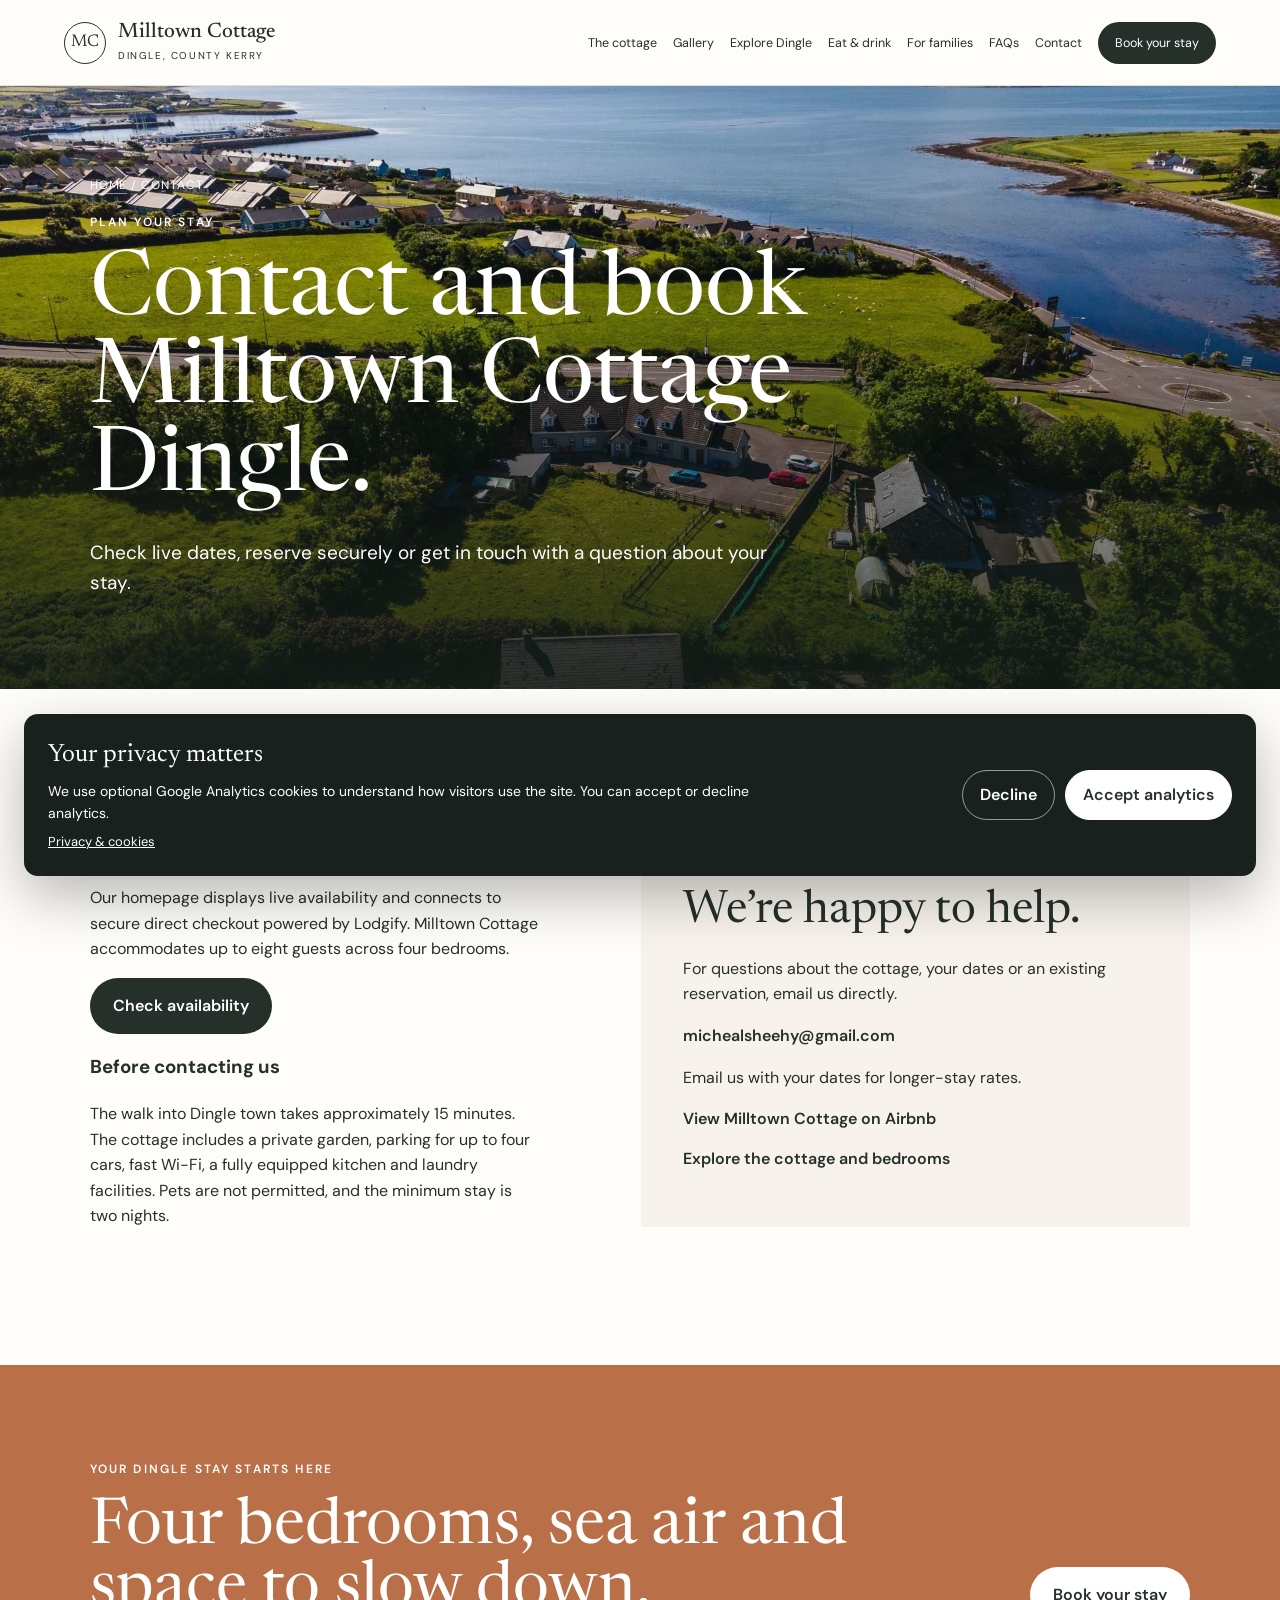
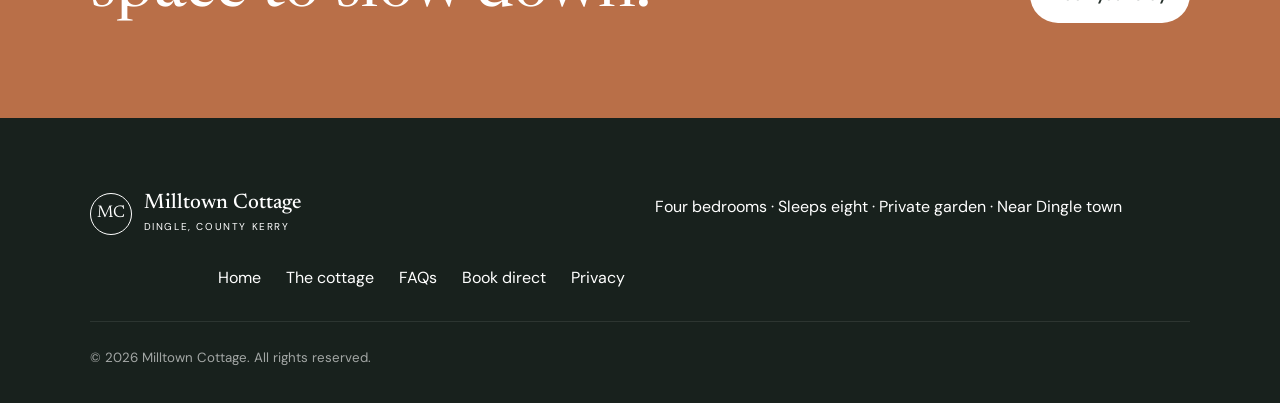
<file: contact/index.html>
<!doctype html>
<html lang="en">
<head>
  <meta charset="utf-8" />
  <meta name="viewport" content="width=device-width, initial-scale=1" />
  <title>Contact & Book Milltown Cottage Dingle</title>
  <meta name="description" content="Contact Milltown Cottage Dingle, check live availability or book our four-bedroom self-catering cottage securely online." />
  <meta name="robots" content="index,follow,max-image-preview:large" />
  <meta name="theme-color" content="#26342e" />
  <link rel="canonical" href="https://milltowncottagedingle.com/contact/" />
  <link rel="icon" href="/favicon.svg" type="image/svg+xml" />
  <meta property="og:type" content="website" /><meta property="og:locale" content="en_IE" /><meta property="og:site_name" content="Milltown Cottage Dingle" />
  <meta property="og:title" content="Contact & Book Milltown Cottage Dingle" />
  <meta property="og:description" content="Ask a question, check live dates or book Milltown Cottage directly." />
  <meta property="og:url" content="https://milltowncottagedingle.com/contact/" />
  <meta property="og:image" content="https://milltowncottagedingle.com/images/dji_0002.webp" />
  <meta name="twitter:card" content="summary_large_image" />
  <link rel="preconnect" href="https://fonts.googleapis.com"><link rel="preconnect" href="https://fonts.gstatic.com" crossorigin>
  <link href="https://fonts.googleapis.com/css2?family=DM+Sans:wght@400;500;600&family=Newsreader:opsz,wght@6..72,400;6..72,500&display=swap" rel="stylesheet">
  <link rel="stylesheet" href="/styles.css" />
  <script type="application/ld+json">
  {"@context":"https://schema.org","@type":"BreadcrumbList","itemListElement":[
    {"@type":"ListItem","position":1,"name":"Home","item":"https://milltowncottagedingle.com/"},
    {"@type":"ListItem","position":2,"name":"Contact","item":"https://milltowncottagedingle.com/contact/"}
  ]}
  </script>
</head>
<body>
  <a class="skip-link" href="#main-content">Skip to content</a>
  <header class="site-header">
    <a class="brand" href="/" aria-label="Milltown Cottage home"><span class="brand-mark">MC</span><span><strong>Milltown Cottage</strong><small>Dingle, County Kerry</small></span></a>
    <button class="menu-toggle" aria-label="Open menu" aria-expanded="false">Menu</button>
    <nav class="nav" aria-label="Primary navigation"><a href="/dingle-holiday-home/">The cottage</a><a href="/gallery/">Gallery</a><a href="/things-to-do-in-dingle/">Explore Dingle</a><a href="/restaurants-and-pubs-dingle/">Eat & drink</a><a href="/family-accommodation-dingle/">For families</a><a href="/faq/">FAQs</a><a href="/contact/">Contact</a><a class="nav-book" href="/#book">Book your stay</a></nav>
  </header>
  <main id="main-content">
    <section class="page-hero">
      <img src="/images/dji_0002.webp" srcset="/images/dji_0002-960.webp 960w, /images/dji_0002.webp 1920w" sizes="100vw" width="1920" height="1280" alt="Milltown Cottage overlooking Dingle Bay" fetchpriority="high" />
      <div class="page-hero-content"><div class="breadcrumb"><a href="/">Home</a> / Contact</div><p class="eyebrow">Plan your stay</p><h1>Contact and book Milltown Cottage Dingle.</h1><p>Check live dates, reserve securely or get in touch with a question about your stay.</p></div>
    </section>
    <section class="section">
      <div class="contact-layout">
        <div>
          <p class="eyebrow">Book online</p>
          <h2>Ready to find your dates?</h2>
          <p>Our homepage displays live availability and connects to secure direct checkout powered by Lodgify. Milltown Cottage accommodates up to eight guests across four bedrooms.</p>
          <p><a class="button nav-book" href="/#book">Check availability</a></p>
          <h3>Before contacting us</h3>
          <p>The walk into Dingle town takes approximately 15 minutes. The cottage includes a private garden, parking for up to four cars, fast Wi-Fi, a fully equipped kitchen and laundry facilities. Pets are not permitted, and the minimum stay is two nights.</p>
        </div>
        <aside class="contact-card">
          <p class="eyebrow">Get in touch</p>
          <h2>We’re happy to help.</h2>
          <p>For questions about the cottage, your dates or an existing reservation, email us directly.</p>
          <a href="mailto:michealsheehy@gmail.com">michealsheehy@gmail.com</a>
          <p>Email us with your dates for longer-stay rates.</p>
          <a href="https://www.airbnb.com/h/milltowndingle" target="_blank" rel="noopener">View Milltown Cottage on Airbnb</a>
          <a href="/dingle-holiday-home/">Explore the cottage and bedrooms</a>
        </aside>
      </div>
    </section>
    <section class="final-cta"><div><p class="eyebrow">Your Dingle stay starts here</p><h2>Four bedrooms, sea air and space to slow down.</h2></div><a class="button button-light" href="/#book">Book your stay</a></section>
  </main>
  <footer><div class="brand footer-brand"><span class="brand-mark">MC</span><span><strong>Milltown Cottage</strong><small>Dingle, County Kerry</small></span></div><p>Four bedrooms · Sleeps eight · Private garden · Near Dingle town</p><div class="footer-links"><a href="/">Home</a><a href="/dingle-holiday-home/">The cottage</a><a href="/faq/">FAQs</a><a href="/#book">Book direct</a></div><small>© <span id="year"></span> Milltown Cottage. All rights reserved.</small></footer>
  <script src="/script.js"></script>
</body>
</html>
</file>
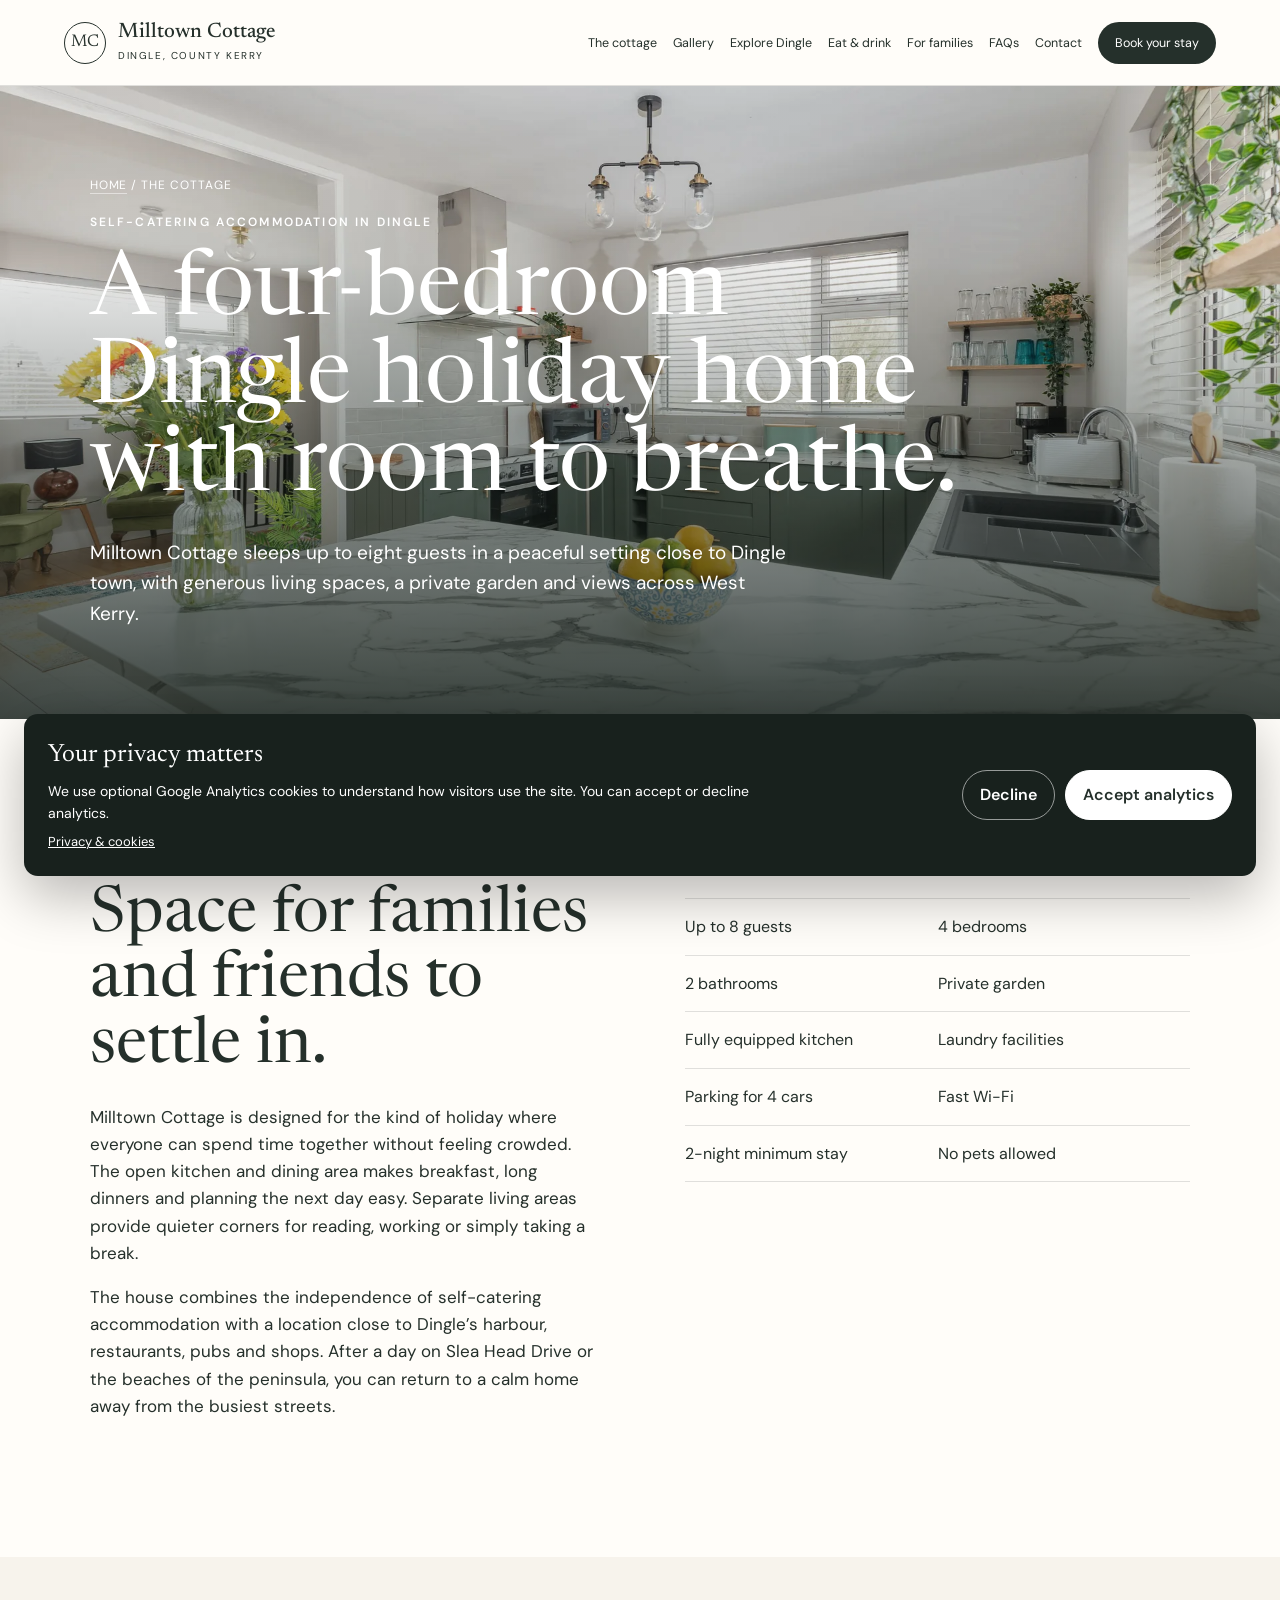
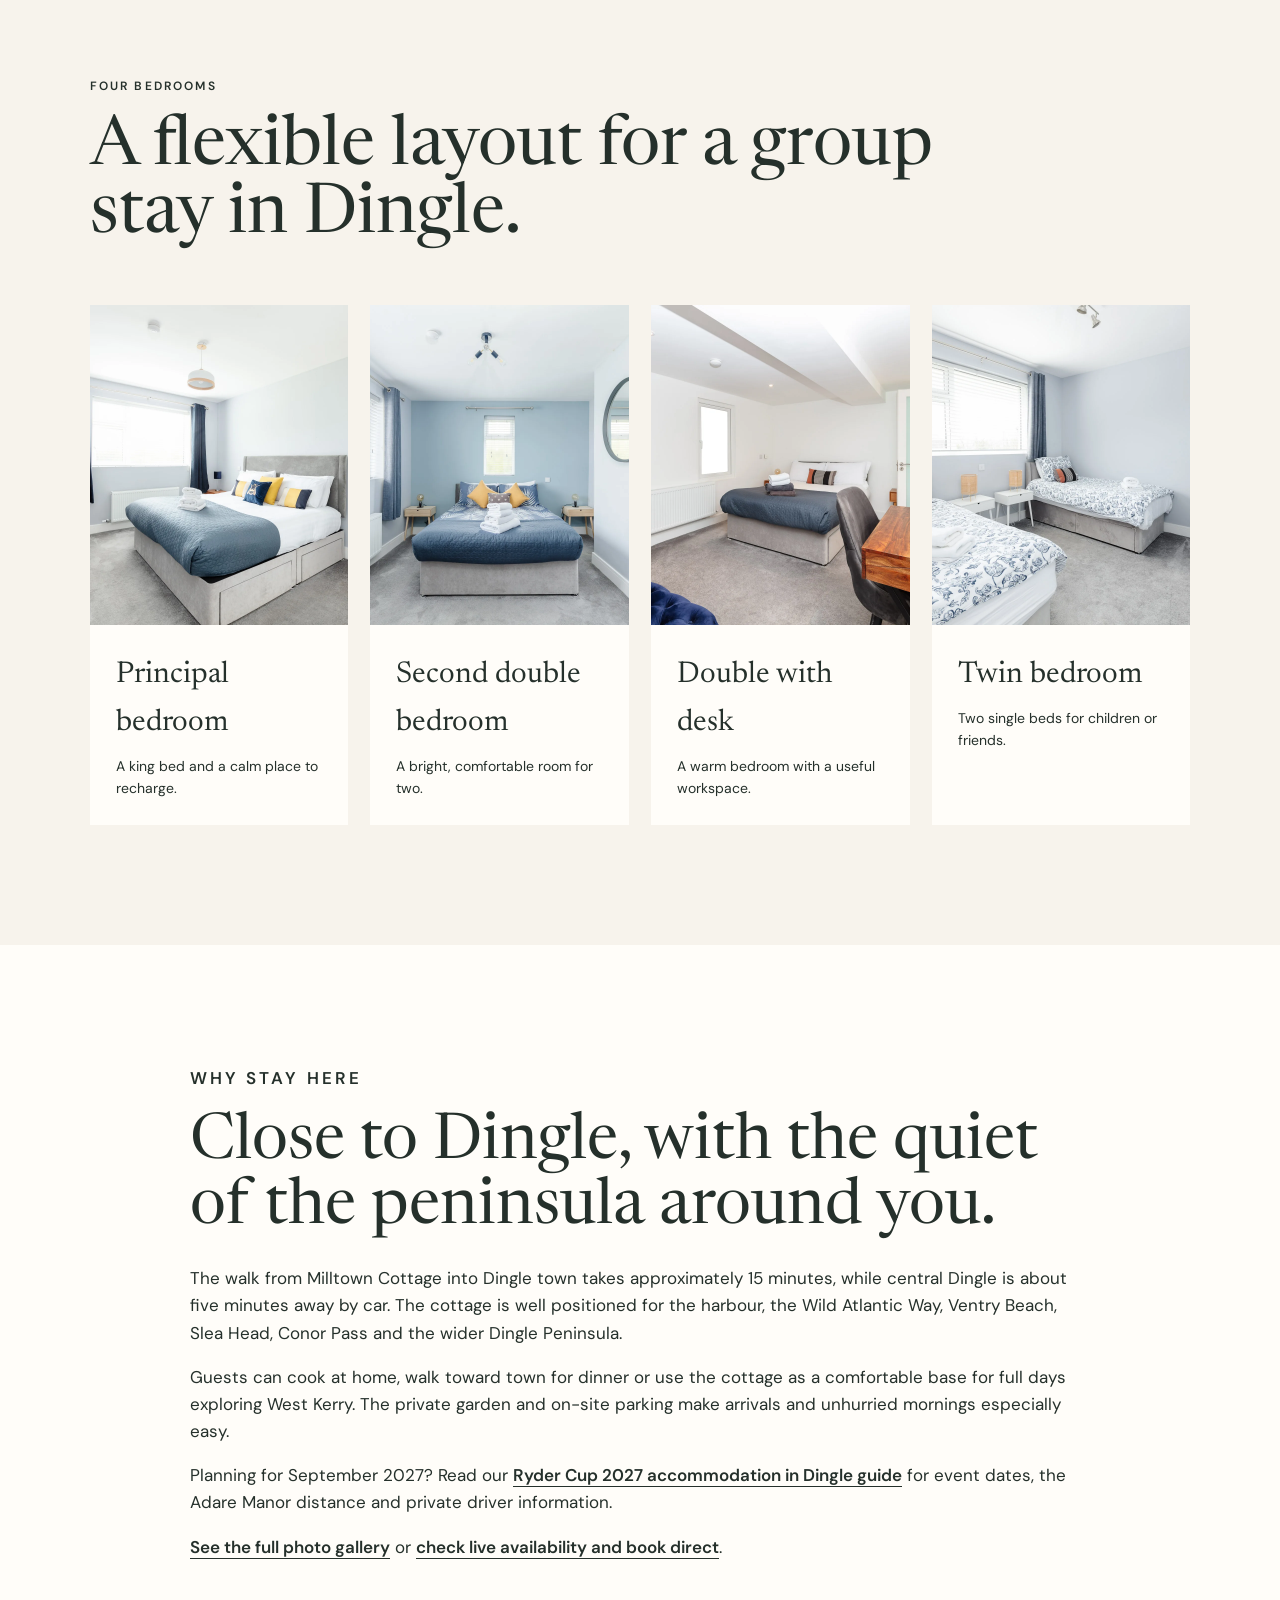
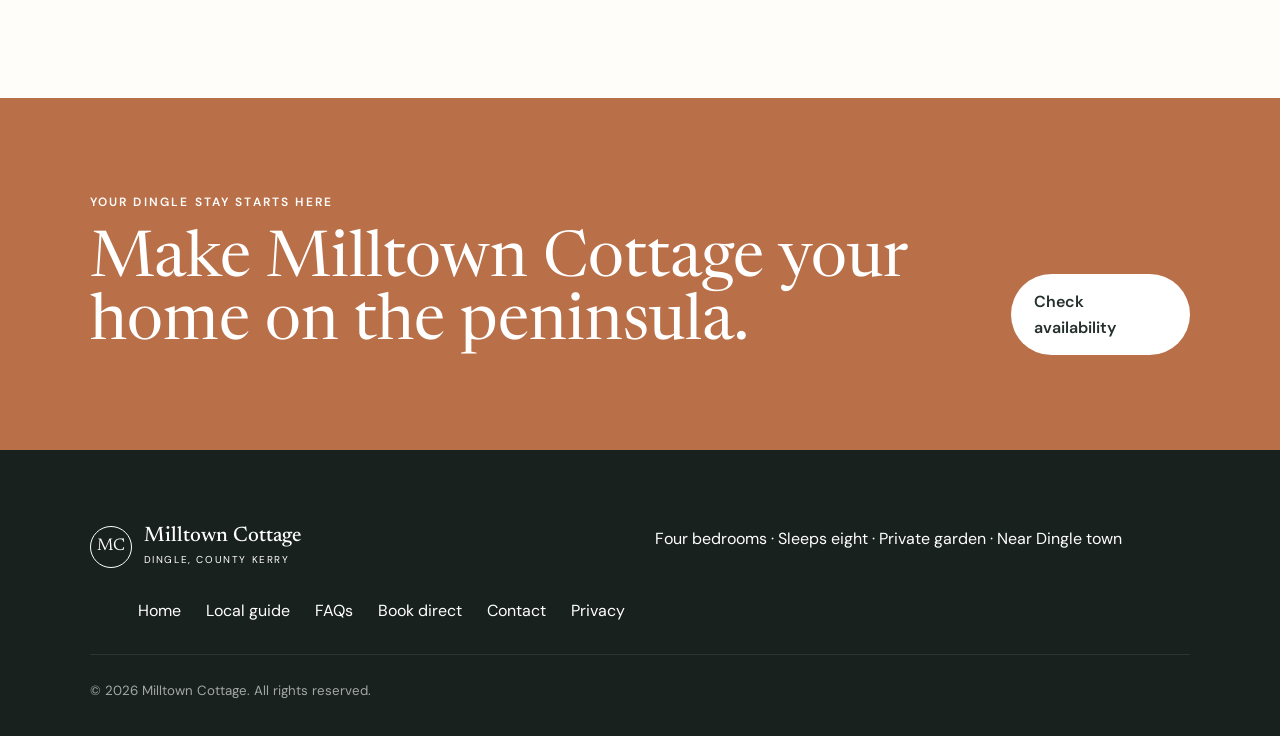
<file: dingle-holiday-home/index.html>
<!doctype html>
<html lang="en">
<head>
  <meta charset="utf-8" />
  <meta name="viewport" content="width=device-width, initial-scale=1" />
  <title>4-Bed Dingle Holiday Home | Milltown Cottage</title>
  <meta name="description" content="Explore Milltown Cottage, a four-bedroom self-catering holiday home near Dingle town for up to eight guests, with a garden, parking and views." />
  <meta name="robots" content="index,follow,max-image-preview:large" />
  <meta name="theme-color" content="#26342e" />
  <link rel="canonical" href="https://milltowncottagedingle.com/dingle-holiday-home/" />
  <link rel="icon" href="/favicon.svg" type="image/svg+xml" />
  <meta property="og:type" content="website" />
  <meta property="og:locale" content="en_IE" />
  <meta property="og:site_name" content="Milltown Cottage Dingle" />
  <meta property="og:title" content="4-Bed Dingle Holiday Home | Milltown Cottage" />
  <meta property="og:description" content="A spacious self-catering holiday home near Dingle town, sleeping up to eight guests." />
  <meta property="og:url" content="https://milltowncottagedingle.com/dingle-holiday-home/" />
  <meta property="og:image" content="https://milltowncottagedingle.com/images/interior-09.webp" />
  <meta name="twitter:card" content="summary_large_image" />
  <link rel="preconnect" href="https://fonts.googleapis.com">
  <link rel="preconnect" href="https://fonts.gstatic.com" crossorigin>
  <link href="https://fonts.googleapis.com/css2?family=DM+Sans:wght@400;500;600&family=Newsreader:opsz,wght@6..72,400;6..72,500&display=swap" rel="stylesheet">
  <link rel="stylesheet" href="/styles.css" />
  <script type="application/ld+json">
  {"@context":"https://schema.org","@type":"BreadcrumbList","itemListElement":[
    {"@type":"ListItem","position":1,"name":"Home","item":"https://milltowncottagedingle.com/"},
    {"@type":"ListItem","position":2,"name":"Dingle holiday home","item":"https://milltowncottagedingle.com/dingle-holiday-home/"}
  ]}
  </script>
</head>
<body>
  <a class="skip-link" href="#main-content">Skip to content</a>
  <header class="site-header">
    <a class="brand" href="/" aria-label="Milltown Cottage home"><span class="brand-mark">MC</span><span><strong>Milltown Cottage</strong><small>Dingle, County Kerry</small></span></a>
    <button class="menu-toggle" aria-label="Open menu" aria-expanded="false">Menu</button>
    <nav class="nav" aria-label="Primary navigation">
      <a href="/dingle-holiday-home/">The cottage</a><a href="/gallery/">Gallery</a><a href="/things-to-do-in-dingle/">Explore Dingle</a><a href="/restaurants-and-pubs-dingle/">Eat & drink</a><a href="/family-accommodation-dingle/">For families</a><a href="/faq/">FAQs</a><a href="/contact/">Contact</a><a class="nav-book" href="/#book">Book your stay</a>
    </nav>
  </header>
  <main id="main-content">
    <section class="page-hero">
      <img src="/images/interior-09.webp" srcset="/images/interior-09-960.webp 960w, /images/interior-09.webp 1920w" sizes="100vw" width="1920" height="1279" alt="Green kitchen and dining area in Milltown Cottage Dingle" fetchpriority="high" />
      <div class="page-hero-content">
        <div class="breadcrumb"><a href="/">Home</a> / The cottage</div>
        <p class="eyebrow">Self-catering accommodation in Dingle</p>
        <h1>A four-bedroom Dingle holiday home with room to breathe.</h1>
        <p>Milltown Cottage sleeps up to eight guests in a peaceful setting close to Dingle town, with generous living spaces, a private garden and views across West Kerry.</p>
      </div>
    </section>

    <section class="section">
      <div class="content-grid">
        <div>
          <p class="eyebrow">The property</p>
          <h2>Space for families and friends to settle in.</h2>
          <p>Milltown Cottage is designed for the kind of holiday where everyone can spend time together without feeling crowded. The open kitchen and dining area makes breakfast, long dinners and planning the next day easy. Separate living areas provide quieter corners for reading, working or simply taking a break.</p>
          <p>The house combines the independence of self-catering accommodation with a location close to Dingle’s harbour, restaurants, pubs and shops. After a day on Slea Head Drive or the beaches of the peninsula, you can return to a calm home away from the busiest streets.</p>
        </div>
        <div>
          <p class="eyebrow">At a glance</p>
          <div class="feature-list">
            <span>Up to 8 guests</span><span>4 bedrooms</span><span>2 bathrooms</span><span>Private garden</span><span>Fully equipped kitchen</span><span>Laundry facilities</span><span>Parking for 4 cars</span><span>Fast Wi-Fi</span><span>2-night minimum stay</span><span>No pets allowed</span>
          </div>
        </div>
      </div>
    </section>

    <section class="section-muted">
      <div class="section-intro"><p class="eyebrow">Four bedrooms</p><h2>A flexible layout for a group stay in Dingle.</h2></div>
      <div class="room-grid">
        <article><img src="/images/interior-04.webp" width="1920" height="1280" alt="Principal king bedroom" loading="lazy" /><div><h3>Principal bedroom</h3><p>A king bed and a calm place to recharge.</p></div></article>
        <article><img src="/images/interior-01.webp" width="1920" height="1280" alt="Second bright double bedroom" loading="lazy" /><div><h3>Second double bedroom</h3><p>A bright, comfortable room for two.</p></div></article>
        <article><img src="/images/interior-15.webp" width="1920" height="1280" alt="Double bedroom with desk" loading="lazy" /><div><h3>Double with desk</h3><p>A warm bedroom with a useful workspace.</p></div></article>
        <article><img src="/images/interior-07.webp" width="1920" height="1280" alt="Twin bedroom with two single beds" loading="lazy" /><div><h3>Twin bedroom</h3><p>Two single beds for children or friends.</p></div></article>
      </div>
    </section>

    <section class="section">
      <div class="content-narrow">
        <p class="eyebrow">Why stay here</p>
        <h2>Close to Dingle, with the quiet of the peninsula around you.</h2>
        <p>The walk from Milltown Cottage into Dingle town takes approximately 15 minutes, while central Dingle is about five minutes away by car. The cottage is well positioned for the harbour, the Wild Atlantic Way, Ventry Beach, Slea Head, Conor Pass and the wider Dingle Peninsula.</p>
        <p>Guests can cook at home, walk toward town for dinner or use the cottage as a comfortable base for full days exploring West Kerry. The private garden and on-site parking make arrivals and unhurried mornings especially easy.</p>
        <p>Planning for September 2027? Read our <a class="text-link" href="/ryder-cup-2027-accommodation-dingle/">Ryder Cup 2027 accommodation in Dingle guide</a> for event dates, the Adare Manor distance and private driver information.</p>
        <p><a class="text-link" href="/gallery/">See the full photo gallery</a> or <a class="text-link" href="/#book">check live availability and book direct</a>.</p>
      </div>
    </section>
    <section class="final-cta"><div><p class="eyebrow">Your Dingle stay starts here</p><h2>Make Milltown Cottage your home on the peninsula.</h2></div><a class="button button-light" href="/#book">Check availability</a></section>
  </main>
  <footer>
    <div class="brand footer-brand"><span class="brand-mark">MC</span><span><strong>Milltown Cottage</strong><small>Dingle, County Kerry</small></span></div>
    <p>Four bedrooms · Sleeps eight · Private garden · Near Dingle town</p>
    <div class="footer-links"><a href="/">Home</a><a href="/things-to-do-in-dingle/">Local guide</a><a href="/faq/">FAQs</a><a href="/#book">Book direct</a><a href="/contact/">Contact</a></div>
    <small>© <span id="year"></span> Milltown Cottage. All rights reserved.</small>
  </footer>
  <script src="/script.js"></script>
</body>
</html>
</file>
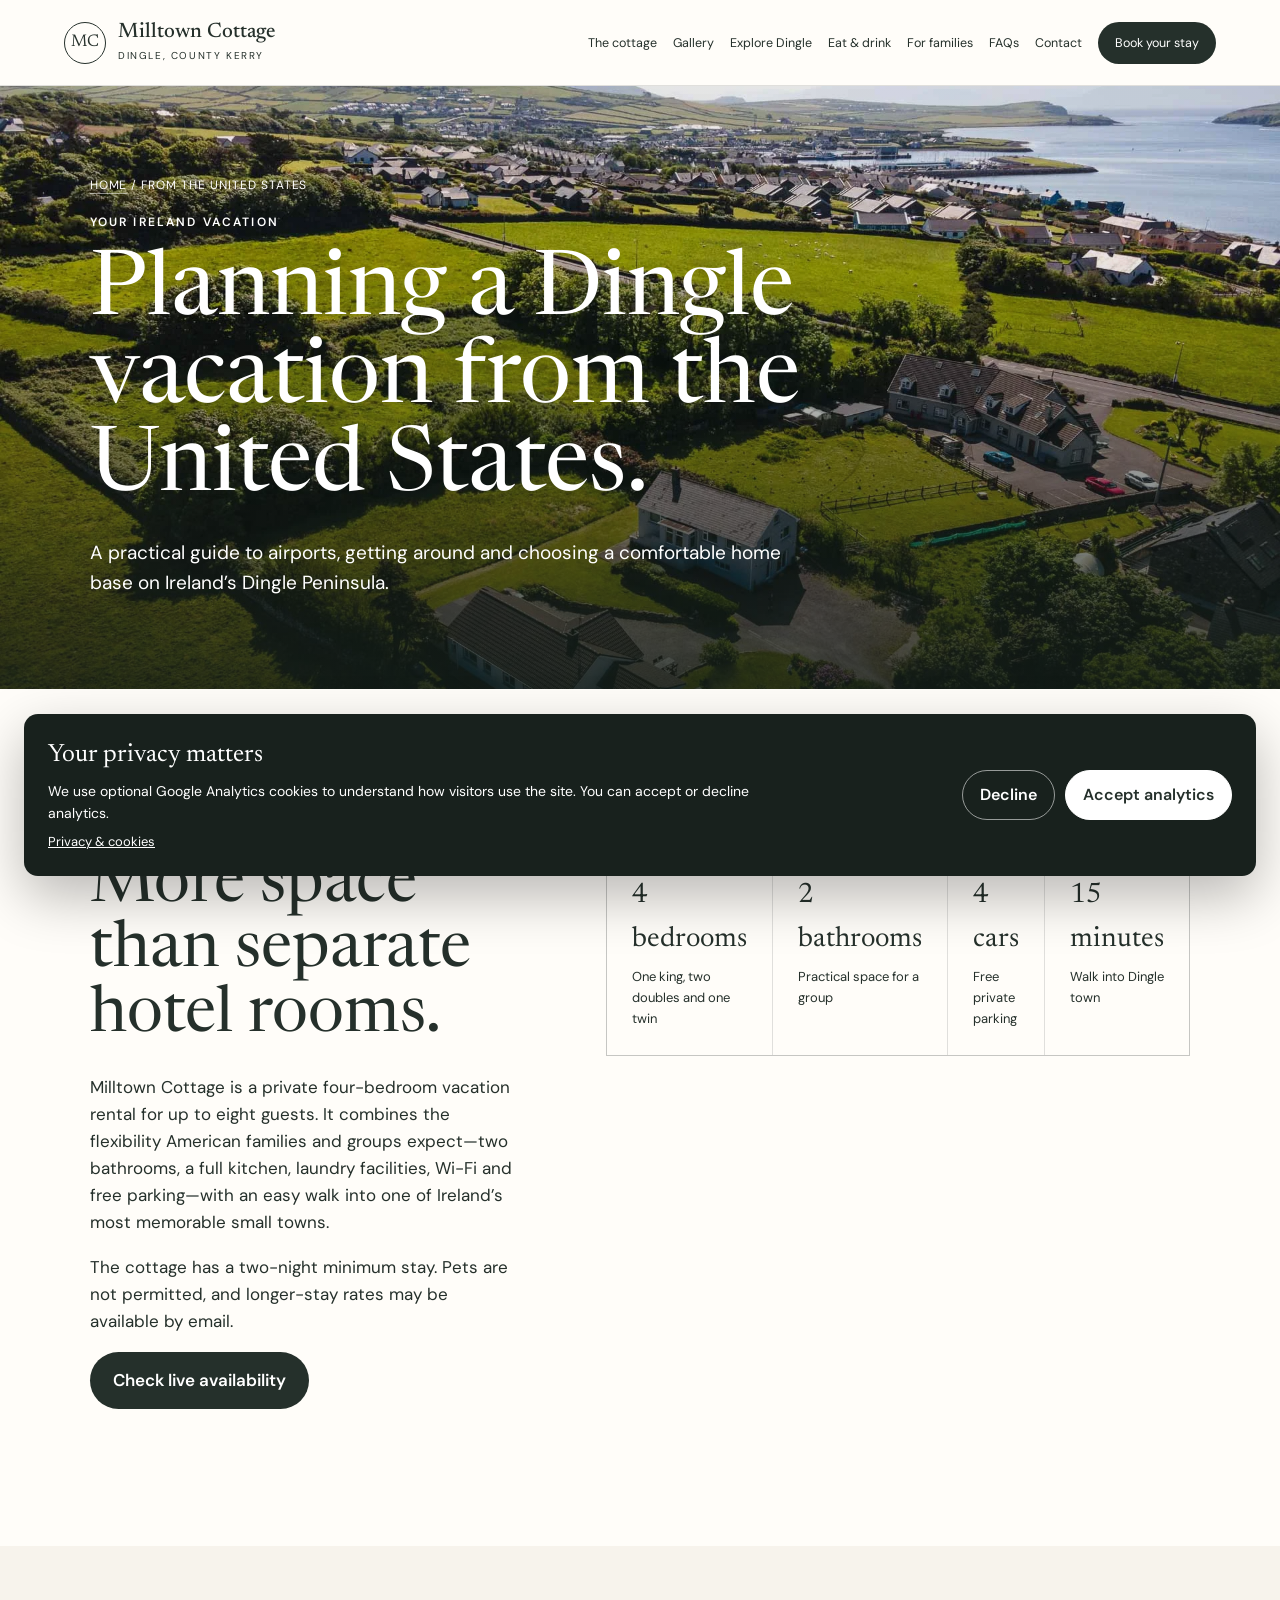
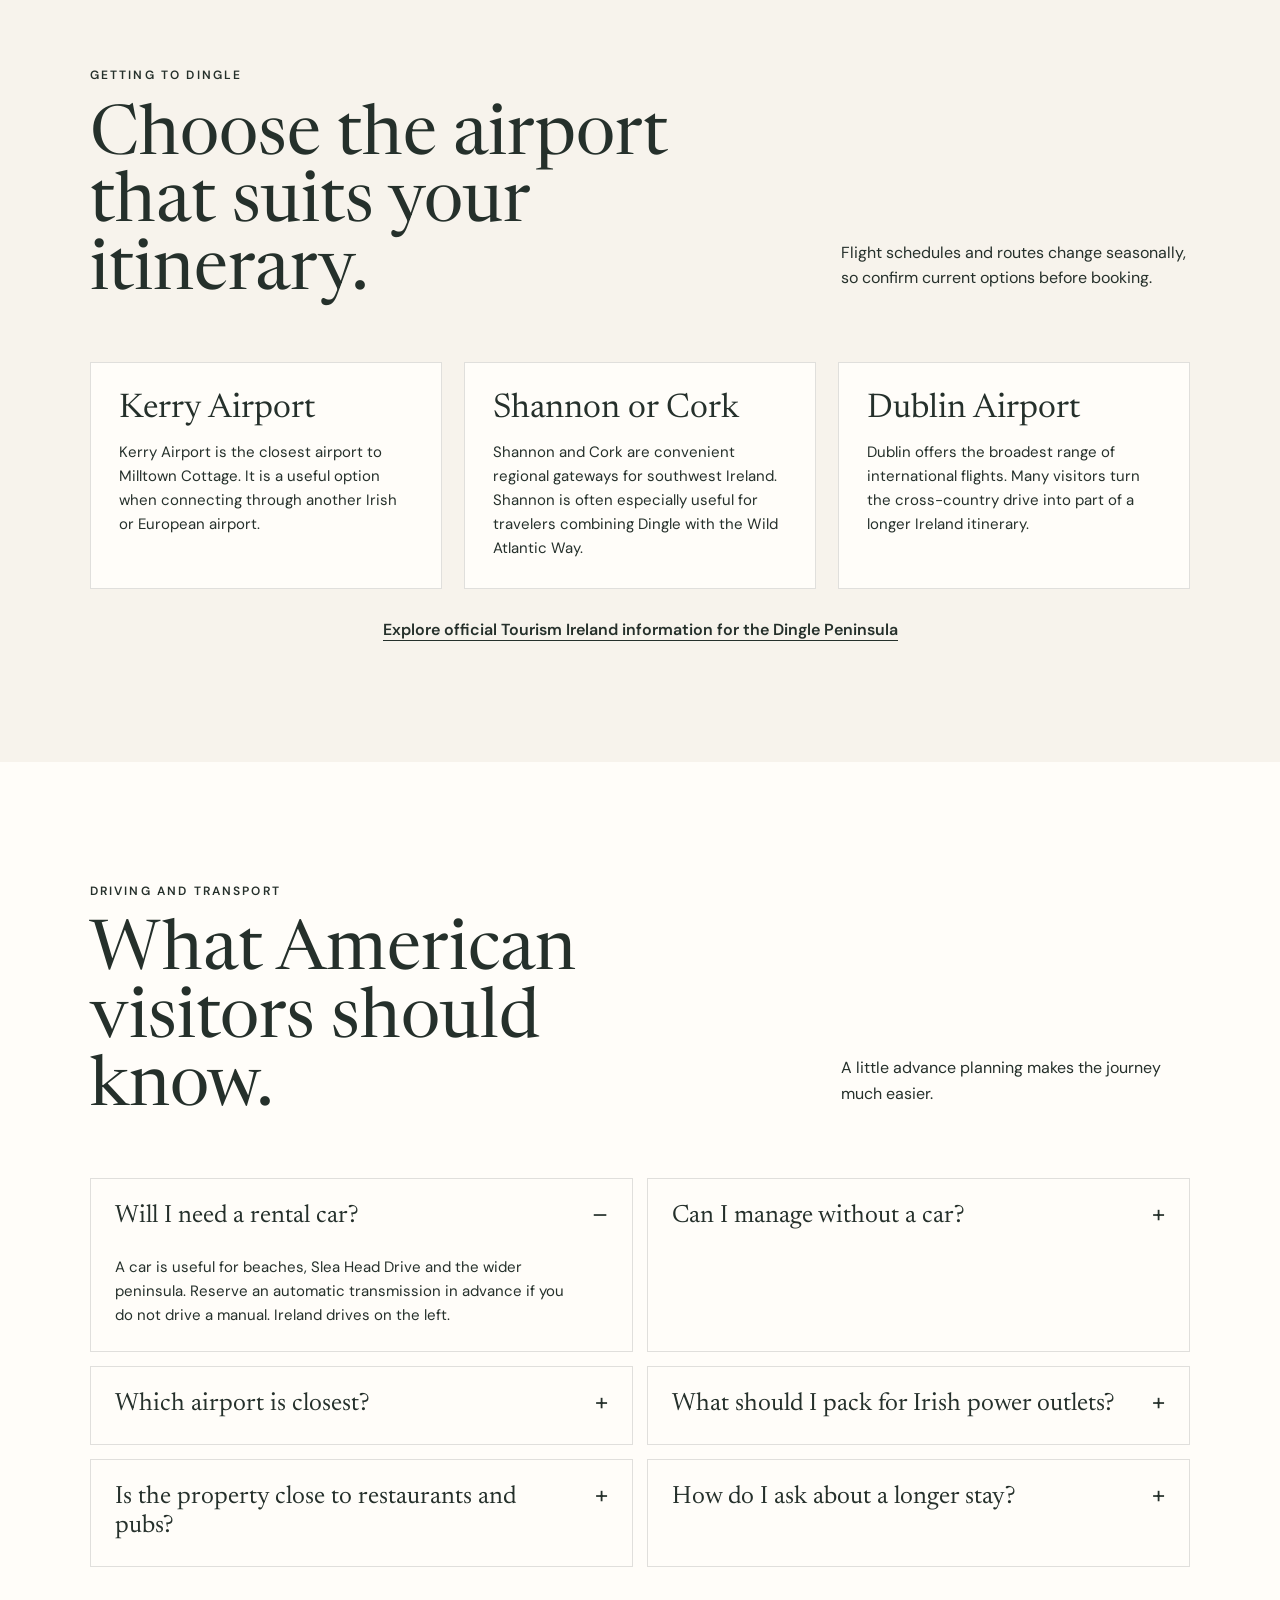
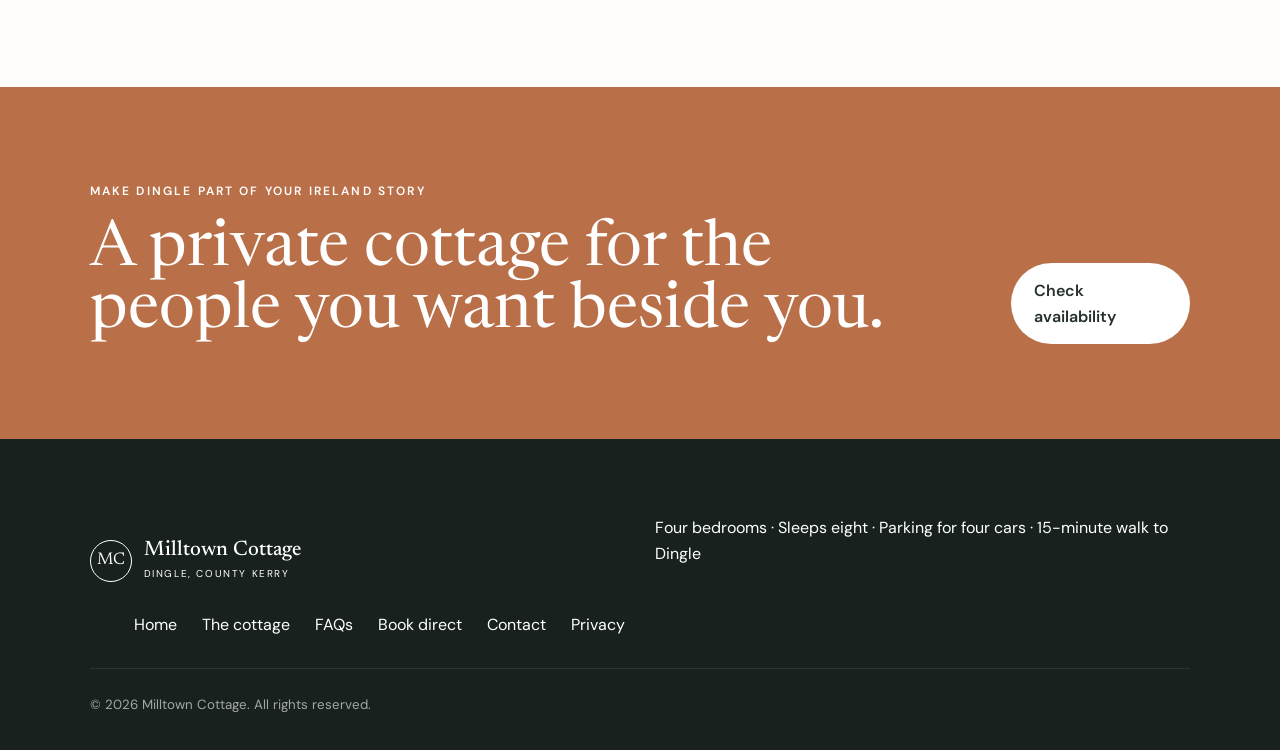
<file: dingle-vacation-rental-from-usa/index.html>
<!doctype html>
<html lang="en">
<head>
  <meta charset="utf-8" />
  <meta name="viewport" content="width=device-width, initial-scale=1" />
  <title>Dingle Vacation Rental for American Travelers | Ireland</title>
  <meta name="description" content="Plan a Dingle vacation from the United States. Explore airport options, driving tips and a four-bedroom Ireland vacation rental for up to eight guests." />
  <meta name="robots" content="index,follow,max-image-preview:large" />
  <meta name="theme-color" content="#26342e" />
  <link rel="canonical" href="https://milltowncottagedingle.com/dingle-vacation-rental-from-usa/" />
  <link rel="icon" href="/favicon.svg" type="image/svg+xml" />
  <meta property="og:type" content="article" />
  <meta property="og:locale" content="en_US" />
  <meta property="og:site_name" content="Milltown Cottage Dingle" />
  <meta property="og:title" content="Plan a Dingle Vacation from the United States" />
  <meta property="og:description" content="A practical guide for American guests planning a stay at Milltown Cottage on Ireland’s Dingle Peninsula." />
  <meta property="og:url" content="https://milltowncottagedingle.com/dingle-vacation-rental-from-usa/" />
  <meta property="og:image" content="https://milltowncottagedingle.com/images/dji_0012.webp" />
  <meta name="twitter:card" content="summary_large_image" />
  <link rel="preconnect" href="https://fonts.googleapis.com">
  <link rel="preconnect" href="https://fonts.gstatic.com" crossorigin>
  <link href="https://fonts.googleapis.com/css2?family=DM+Sans:wght@400;500;600&family=Newsreader:opsz,wght@6..72,400;6..72,500&display=swap" rel="stylesheet">
  <link rel="stylesheet" href="/styles.css" />
  <script type="application/ld+json">
  {
    "@context": "https://schema.org",
    "@graph": [
      {
        "@type": "BreadcrumbList",
        "itemListElement": [
          {"@type": "ListItem", "position": 1, "name": "Home", "item": "https://milltowncottagedingle.com/"},
          {"@type": "ListItem", "position": 2, "name": "Dingle vacation from the United States", "item": "https://milltowncottagedingle.com/dingle-vacation-rental-from-usa/"}
        ]
      },
      {
        "@type": "FAQPage",
        "mainEntity": [
          {"@type": "Question", "name": "Which airport should American visitors use for Dingle?", "acceptedAnswer": {"@type": "Answer", "text": "Kerry Airport is the closest airport to Dingle. Shannon and Cork are also convenient regional options, while Dublin offers the widest range of international routes."}},
          {"@type": "Question", "name": "Do American visitors need a car in Dingle?", "acceptedAnswer": {"@type": "Answer", "text": "A car is useful for exploring the wider Dingle Peninsula. Milltown Cottage is approximately a 15-minute walk from Dingle town and has parking for up to four cars."}},
          {"@type": "Question", "name": "Is Milltown Cottage suitable for an American family or group?", "acceptedAnswer": {"@type": "Answer", "text": "Yes. Milltown Cottage accommodates up to eight guests across four bedrooms and includes two bathrooms, a full kitchen, laundry facilities, Wi-Fi, a private garden and parking."}}
        ]
      }
    ]
  }
  </script>
</head>
<body>
  <a class="skip-link" href="#main-content">Skip to content</a>
  <header class="site-header">
    <a class="brand" href="/" aria-label="Milltown Cottage home"><span class="brand-mark">MC</span><span><strong>Milltown Cottage</strong><small>Dingle, County Kerry</small></span></a>
    <button class="menu-toggle" aria-label="Open menu" aria-expanded="false">Menu</button>
    <nav class="nav" aria-label="Primary navigation"><a href="/dingle-holiday-home/">The cottage</a><a href="/gallery/">Gallery</a><a href="/things-to-do-in-dingle/">Explore Dingle</a><a href="/restaurants-and-pubs-dingle/">Eat & drink</a><a href="/family-accommodation-dingle/">For families</a><a href="/faq/">FAQs</a><a href="/contact/">Contact</a><a class="nav-book" href="/#book">Book your stay</a></nav>
  </header>
  <main id="main-content">
    <section class="page-hero">
      <img src="/images/dji_0012.webp" srcset="/images/dji_0012-960.webp 960w, /images/dji_0012.webp 1920w" sizes="100vw" width="1920" height="1280" alt="Milltown Cottage with Dingle Bay and the West Kerry landscape beyond" fetchpriority="high" />
      <div class="page-hero-content">
        <div class="breadcrumb"><a href="/">Home</a> / From the United States</div>
        <p class="eyebrow">Your Ireland vacation</p>
        <h1>Planning a Dingle vacation from the United States.</h1>
        <p>A practical guide to airports, getting around and choosing a comfortable home base on Ireland’s Dingle Peninsula.</p>
      </div>
    </section>

    <section class="section">
      <div class="content-grid">
        <div>
          <p class="eyebrow">A home base for your group</p>
          <h2>More space than separate hotel rooms.</h2>
          <p>Milltown Cottage is a private four-bedroom vacation rental for up to eight guests. It combines the flexibility American families and groups expect—two bathrooms, a full kitchen, laundry facilities, Wi-Fi and free parking—with an easy walk into one of Ireland’s most memorable small towns.</p>
          <p>The cottage has a two-night minimum stay. Pets are not permitted, and longer-stay rates may be available by email.</p>
          <p><a class="button nav-book" href="/#book">Check live availability</a></p>
        </div>
        <div class="travel-facts">
          <div><strong>4 bedrooms</strong><span>One king, two doubles and one twin</span></div>
          <div><strong>2 bathrooms</strong><span>Practical space for a group</span></div>
          <div><strong>4 cars</strong><span>Free private parking</span></div>
          <div><strong>15 minutes</strong><span>Walk into Dingle town</span></div>
        </div>
      </div>
    </section>

    <section class="section-muted">
      <div class="section-intro split"><div><p class="eyebrow">Getting to Dingle</p><h2>Choose the airport that suits your itinerary.</h2></div><p>Flight schedules and routes change seasonally, so confirm current options before booking.</p></div>
      <div class="page-cards">
        <article class="page-card"><div><h2>Kerry Airport</h2><p>Kerry Airport is the closest airport to Milltown Cottage. It is a useful option when connecting through another Irish or European airport.</p></div></article>
        <article class="page-card"><div><h2>Shannon or Cork</h2><p>Shannon and Cork are convenient regional gateways for southwest Ireland. Shannon is often especially useful for travelers combining Dingle with the Wild Atlantic Way.</p></div></article>
        <article class="page-card"><div><h2>Dublin Airport</h2><p>Dublin offers the broadest range of international flights. Many visitors turn the cross-country drive into part of a longer Ireland itinerary.</p></div></article>
      </div>
      <p class="faq-more"><a class="text-link" href="https://www.ireland.com/en-us/destinations/regions/dingle-peninsula/" target="_blank" rel="noopener">Explore official Tourism Ireland information for the Dingle Peninsula</a></p>
    </section>

    <section class="section">
      <div class="section-intro split"><div><p class="eyebrow">Driving and transport</p><h2>What American visitors should know.</h2></div><p>A little advance planning makes the journey much easier.</p></div>
      <div class="faq-grid">
        <details open><summary>Will I need a rental car?</summary><p>A car is useful for beaches, Slea Head Drive and the wider peninsula. Reserve an automatic transmission in advance if you do not drive a manual. Ireland drives on the left.</p></details>
        <details><summary>Can I manage without a car?</summary><p>The walk from the cottage into Dingle town takes approximately 15 minutes. Bus Éireann Route 275 connects Dingle with Tralee, but a car gives you more flexibility for rural sights.</p></details>
        <details><summary>Which airport is closest?</summary><p>Kerry Airport is the closest. Shannon and Cork are also useful regional options, while Dublin has the widest selection of international routes.</p></details>
        <details><summary>What should I pack for Irish power outlets?</summary><p>Ireland uses Type G three-pin plugs. Bring a suitable adapter and check that personal electrical devices support the local voltage before use.</p></details>
        <details><summary>Is the property close to restaurants and pubs?</summary><p>Yes. Dingle town is approximately a 15-minute walk away, with restaurants, cafés, shops, traditional pubs and the harbour.</p></details>
        <details><summary>How do I ask about a longer stay?</summary><p>Email <a class="text-link" href="mailto:michealsheehy@gmail.com">michealsheehy@gmail.com</a> with your proposed dates, group size and length of stay.</p></details>
      </div>
    </section>

    <section class="final-cta"><div><p class="eyebrow">Make Dingle part of your Ireland story</p><h2>A private cottage for the people you want beside you.</h2></div><a class="button button-light" href="/#book">Check availability</a></section>
  </main>
  <footer><div class="brand footer-brand"><span class="brand-mark">MC</span><span><strong>Milltown Cottage</strong><small>Dingle, County Kerry</small></span></div><p>Four bedrooms · Sleeps eight · Parking for four cars · 15-minute walk to Dingle</p><div class="footer-links"><a href="/">Home</a><a href="/dingle-holiday-home/">The cottage</a><a href="/faq/">FAQs</a><a href="/#book">Book direct</a><a href="/contact/">Contact</a><a href="/privacy/">Privacy</a></div><small>© <span id="year"></span> Milltown Cottage. All rights reserved.</small></footer>
  <script src="/script.js"></script>
</body>
</html>
</file>
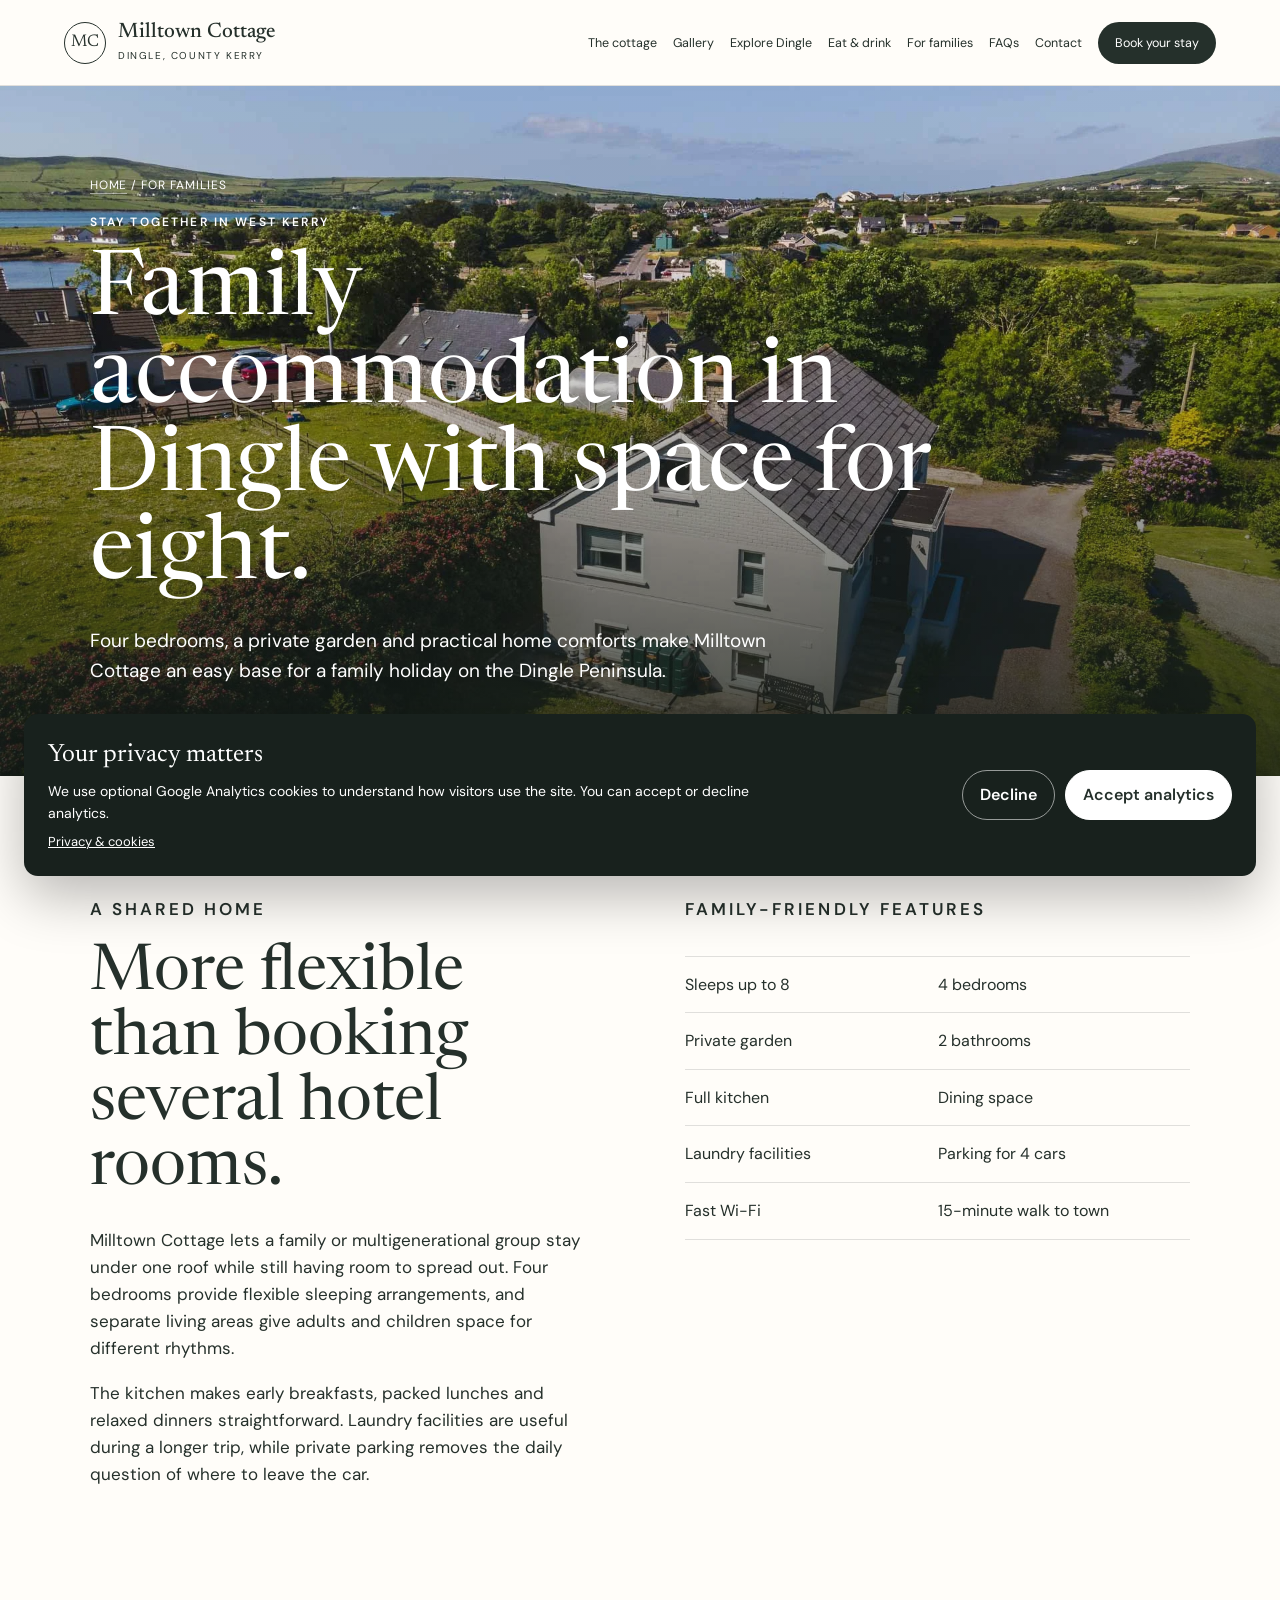
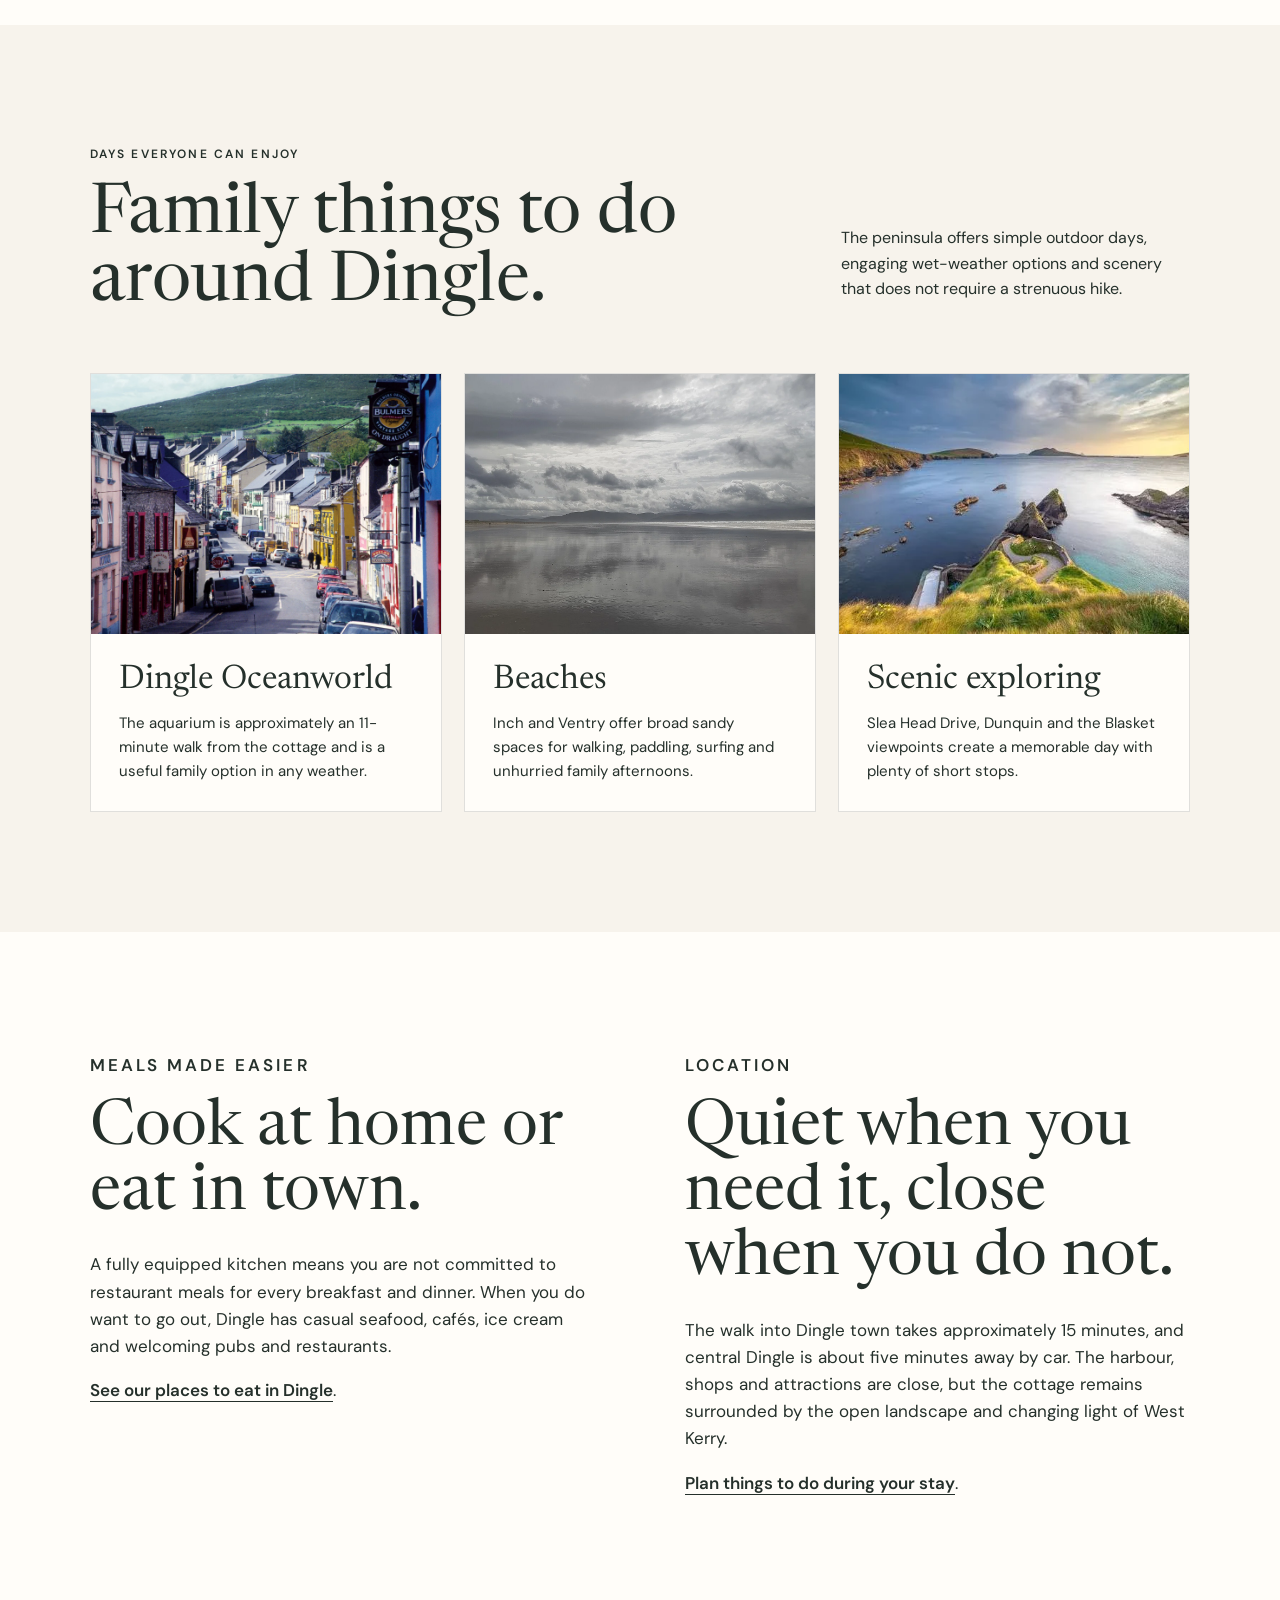
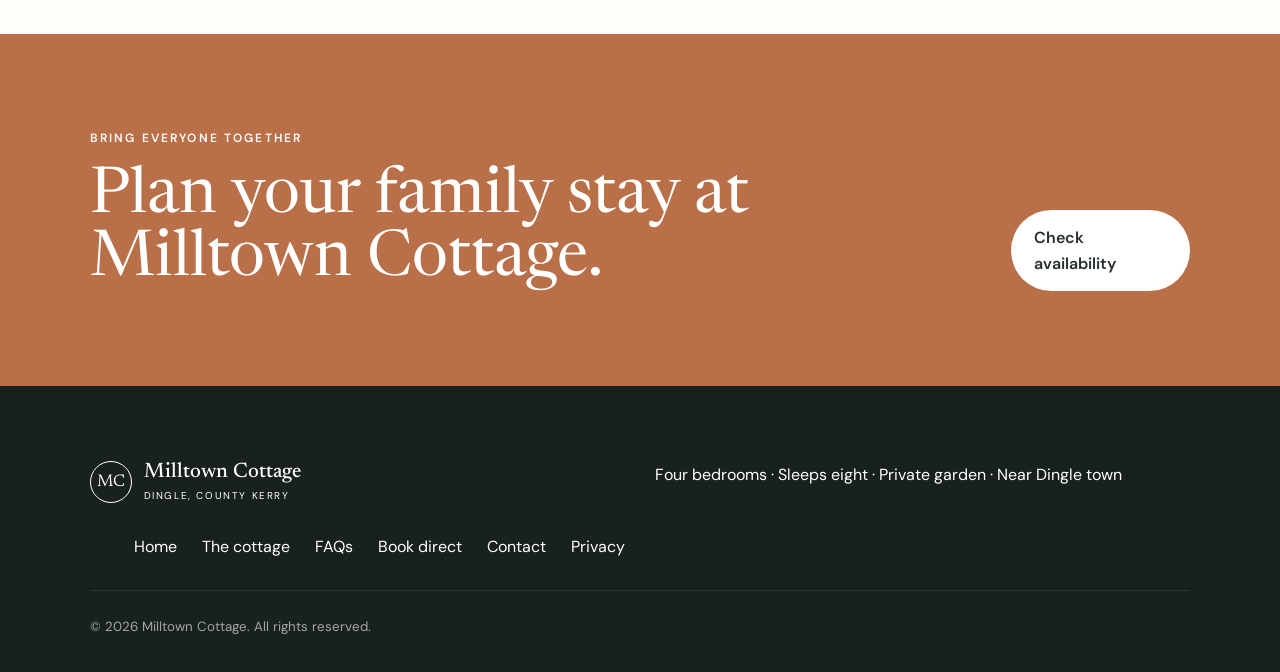
<file: family-accommodation-dingle/index.html>
<!doctype html>
<html lang="en">
<head>
  <meta charset="utf-8" />
  <meta name="viewport" content="width=device-width, initial-scale=1" />
  <title>Family Accommodation in Dingle | Cottage Sleeps 8</title>
  <meta name="description" content="Stay together at Milltown Cottage, family accommodation near Dingle town with four bedrooms, a private garden, kitchen, parking and space for eight." />
  <meta name="robots" content="index,follow,max-image-preview:large" />
  <meta name="theme-color" content="#26342e" />
  <link rel="canonical" href="https://milltowncottagedingle.com/family-accommodation-dingle/" />
  <link rel="icon" href="/favicon.svg" type="image/svg+xml" />
  <meta property="og:type" content="website" /><meta property="og:locale" content="en_IE" /><meta property="og:site_name" content="Milltown Cottage Dingle" />
  <meta property="og:title" content="Family Accommodation in Dingle | Cottage Sleeps 8" />
  <meta property="og:description" content="Four bedrooms, a private garden and room for the whole family near Dingle town." />
  <meta property="og:url" content="https://milltowncottagedingle.com/family-accommodation-dingle/" />
  <meta property="og:image" content="https://milltowncottagedingle.com/images/dji_0006.webp" />
  <meta name="twitter:card" content="summary_large_image" />
  <link rel="preconnect" href="https://fonts.googleapis.com"><link rel="preconnect" href="https://fonts.gstatic.com" crossorigin>
  <link href="https://fonts.googleapis.com/css2?family=DM+Sans:wght@400;500;600&family=Newsreader:opsz,wght@6..72,400;6..72,500&display=swap" rel="stylesheet">
  <link rel="stylesheet" href="/styles.css" />
  <script type="application/ld+json">
  {"@context":"https://schema.org","@type":"BreadcrumbList","itemListElement":[
    {"@type":"ListItem","position":1,"name":"Home","item":"https://milltowncottagedingle.com/"},
    {"@type":"ListItem","position":2,"name":"Family accommodation in Dingle","item":"https://milltowncottagedingle.com/family-accommodation-dingle/"}
  ]}
  </script>
</head>
<body>
  <a class="skip-link" href="#main-content">Skip to content</a>
  <header class="site-header">
    <a class="brand" href="/" aria-label="Milltown Cottage home"><span class="brand-mark">MC</span><span><strong>Milltown Cottage</strong><small>Dingle, County Kerry</small></span></a>
    <button class="menu-toggle" aria-label="Open menu" aria-expanded="false">Menu</button>
    <nav class="nav" aria-label="Primary navigation"><a href="/dingle-holiday-home/">The cottage</a><a href="/gallery/">Gallery</a><a href="/things-to-do-in-dingle/">Explore Dingle</a><a href="/restaurants-and-pubs-dingle/">Eat & drink</a><a href="/family-accommodation-dingle/">For families</a><a href="/faq/">FAQs</a><a href="/contact/">Contact</a><a class="nav-book" href="/#book">Book your stay</a></nav>
  </header>
  <main id="main-content">
    <section class="page-hero">
      <img src="/images/dji_0006.webp" srcset="/images/dji_0006-960.webp 960w, /images/dji_0006.webp 1920w" sizes="100vw" width="1920" height="1280" alt="Milltown Cottage and private garden near Dingle town" fetchpriority="high" />
      <div class="page-hero-content"><div class="breadcrumb"><a href="/">Home</a> / For families</div><p class="eyebrow">Stay together in West Kerry</p><h1>Family accommodation in Dingle with space for eight.</h1><p>Four bedrooms, a private garden and practical home comforts make Milltown Cottage an easy base for a family holiday on the Dingle Peninsula.</p></div>
    </section>

    <section class="section">
      <div class="content-grid">
        <div>
          <p class="eyebrow">A shared home</p>
          <h2>More flexible than booking several hotel rooms.</h2>
          <p>Milltown Cottage lets a family or multigenerational group stay under one roof while still having room to spread out. Four bedrooms provide flexible sleeping arrangements, and separate living areas give adults and children space for different rhythms.</p>
          <p>The kitchen makes early breakfasts, packed lunches and relaxed dinners straightforward. Laundry facilities are useful during a longer trip, while private parking removes the daily question of where to leave the car.</p>
        </div>
        <div>
          <p class="eyebrow">Family-friendly features</p>
          <div class="feature-list"><span>Sleeps up to 8</span><span>4 bedrooms</span><span>Private garden</span><span>2 bathrooms</span><span>Full kitchen</span><span>Dining space</span><span>Laundry facilities</span><span>Parking for 4 cars</span><span>Fast Wi-Fi</span><span>15-minute walk to town</span></div>
        </div>
      </div>
    </section>

    <section class="section-muted">
      <div class="section-intro split"><div><p class="eyebrow">Days everyone can enjoy</p><h2>Family things to do around Dingle.</h2></div><p>The peninsula offers simple outdoor days, engaging wet-weather options and scenery that does not require a strenuous hike.</p></div>
      <div class="page-cards">
        <article class="page-card"><img src="/images/dingle-town-street.webp" width="1800" height="1200" alt="Dingle town and harbour" loading="lazy" /><div><h2>Dingle Oceanworld</h2><p>The aquarium is approximately an 11-minute walk from the cottage and is a useful family option in any weather.</p></div></article>
        <article class="page-card"><img src="/images/inch-beach.webp" width="1280" height="964" alt="Inch Beach on Dingle Bay" loading="lazy" /><div><h2>Beaches</h2><p>Inch and Ventry offer broad sandy spaces for walking, paddling, surfing and unhurried family afternoons.</p></div></article>
        <article class="page-card"><img src="/images/dunquin-pier.webp" width="547" height="365" alt="Dunquin Pier and Atlantic coast" loading="lazy" /><div><h2>Scenic exploring</h2><p>Slea Head Drive, Dunquin and the Blasket viewpoints create a memorable day with plenty of short stops.</p></div></article>
      </div>
    </section>

    <section class="section">
      <div class="content-grid">
        <div><p class="eyebrow">Meals made easier</p><h2>Cook at home or eat in town.</h2><p>A fully equipped kitchen means you are not committed to restaurant meals for every breakfast and dinner. When you do want to go out, Dingle has casual seafood, cafés, ice cream and welcoming pubs and restaurants.</p><p><a class="text-link" href="/restaurants-and-pubs-dingle/">See our places to eat in Dingle</a>.</p></div>
        <div><p class="eyebrow">Location</p><h2>Quiet when you need it, close when you do not.</h2><p>The walk into Dingle town takes approximately 15 minutes, and central Dingle is about five minutes away by car. The harbour, shops and attractions are close, but the cottage remains surrounded by the open landscape and changing light of West Kerry.</p><p><a class="text-link" href="/things-to-do-in-dingle/">Plan things to do during your stay</a>.</p></div>
      </div>
    </section>
    <section class="final-cta"><div><p class="eyebrow">Bring everyone together</p><h2>Plan your family stay at Milltown Cottage.</h2></div><a class="button button-light" href="/#book">Check availability</a></section>
  </main>
  <footer><div class="brand footer-brand"><span class="brand-mark">MC</span><span><strong>Milltown Cottage</strong><small>Dingle, County Kerry</small></span></div><p>Four bedrooms · Sleeps eight · Private garden · Near Dingle town</p><div class="footer-links"><a href="/">Home</a><a href="/dingle-holiday-home/">The cottage</a><a href="/faq/">FAQs</a><a href="/#book">Book direct</a><a href="/contact/">Contact</a></div><small>© <span id="year"></span> Milltown Cottage. All rights reserved.</small></footer>
  <script src="/script.js"></script>
</body>
</html>
</file>
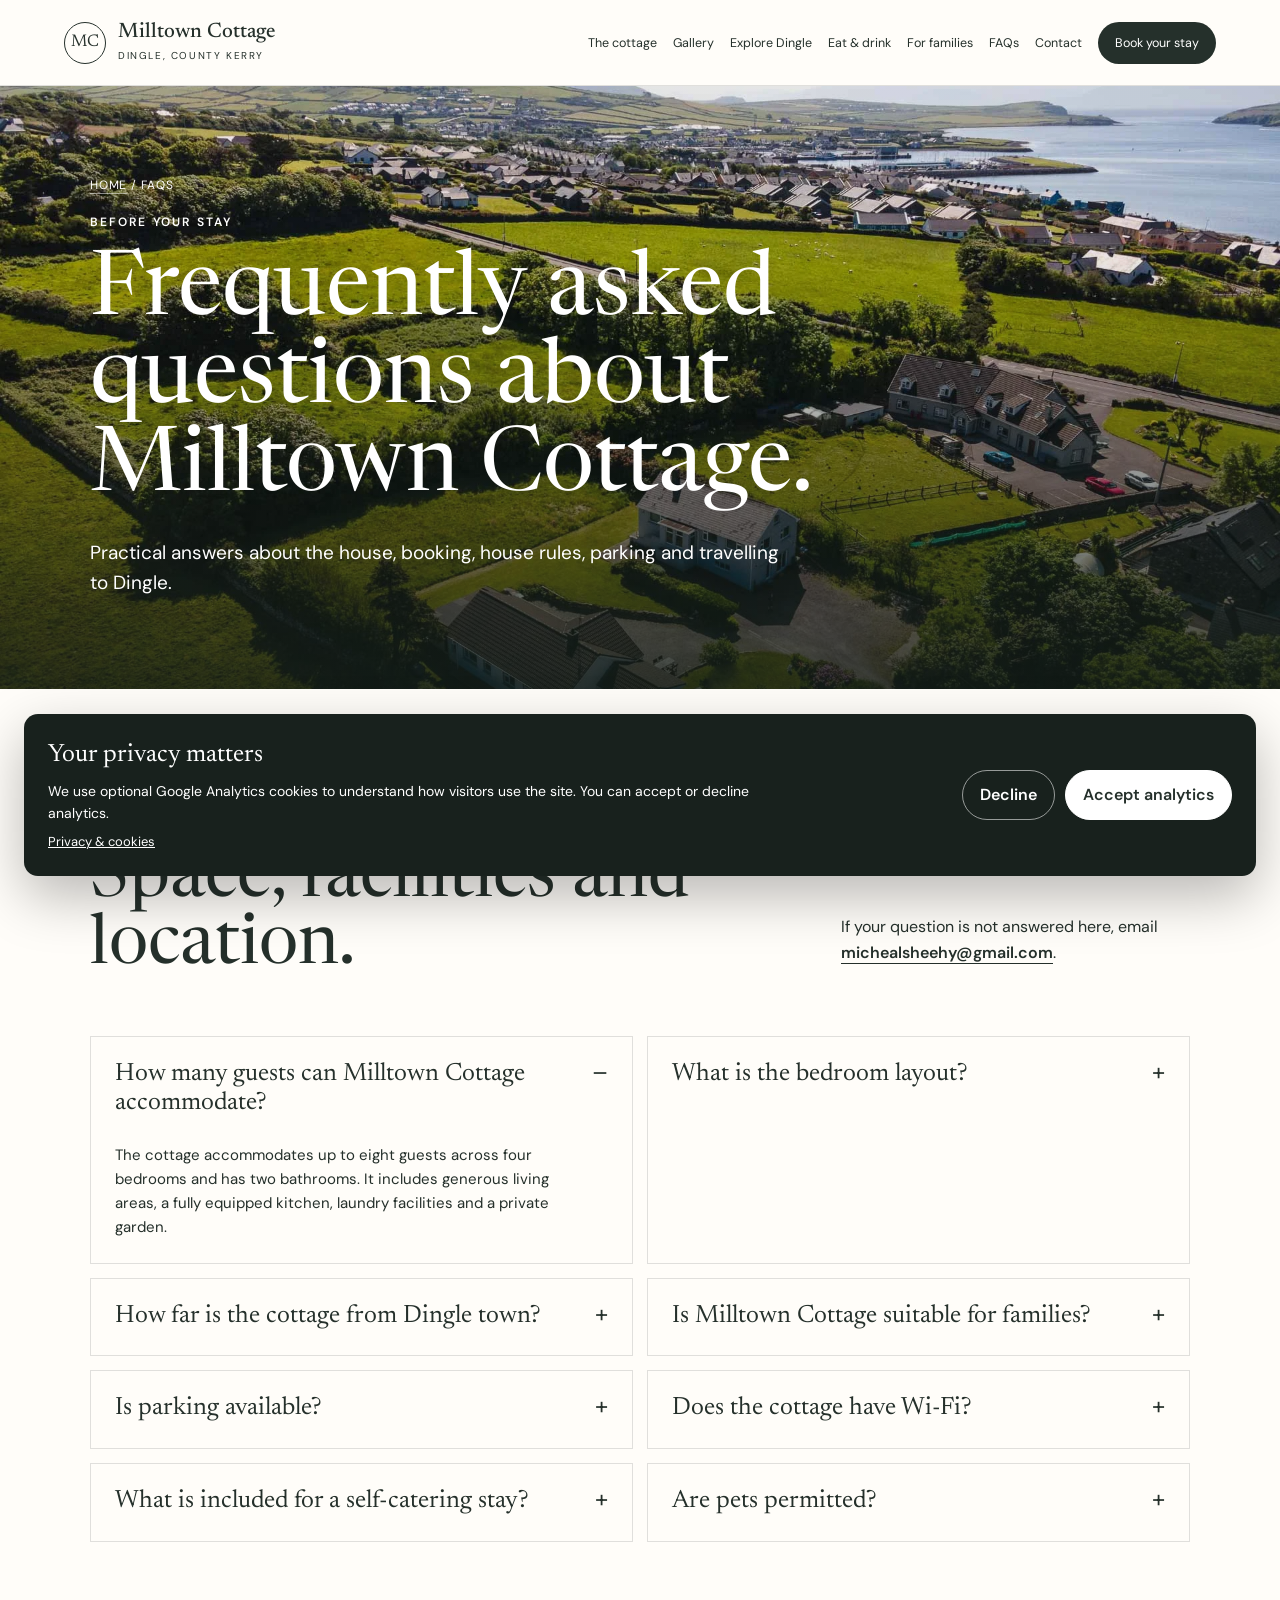
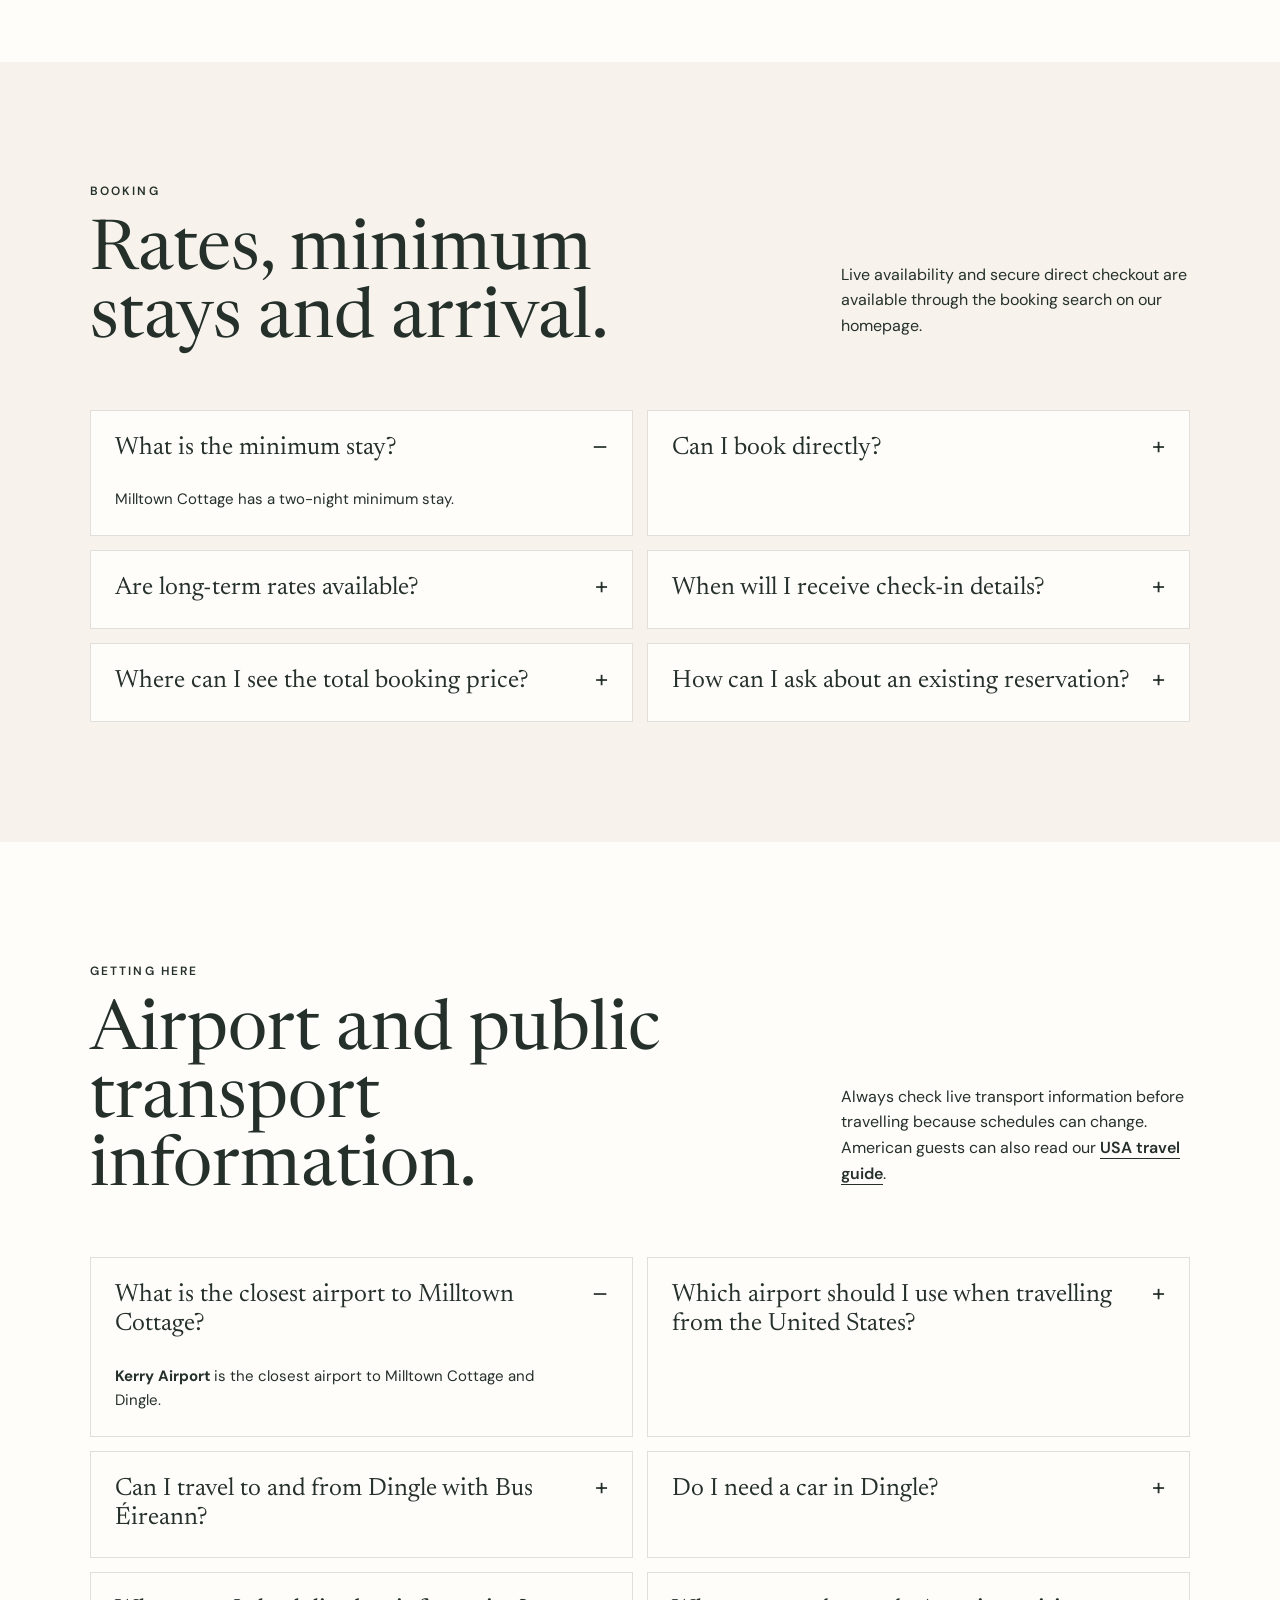
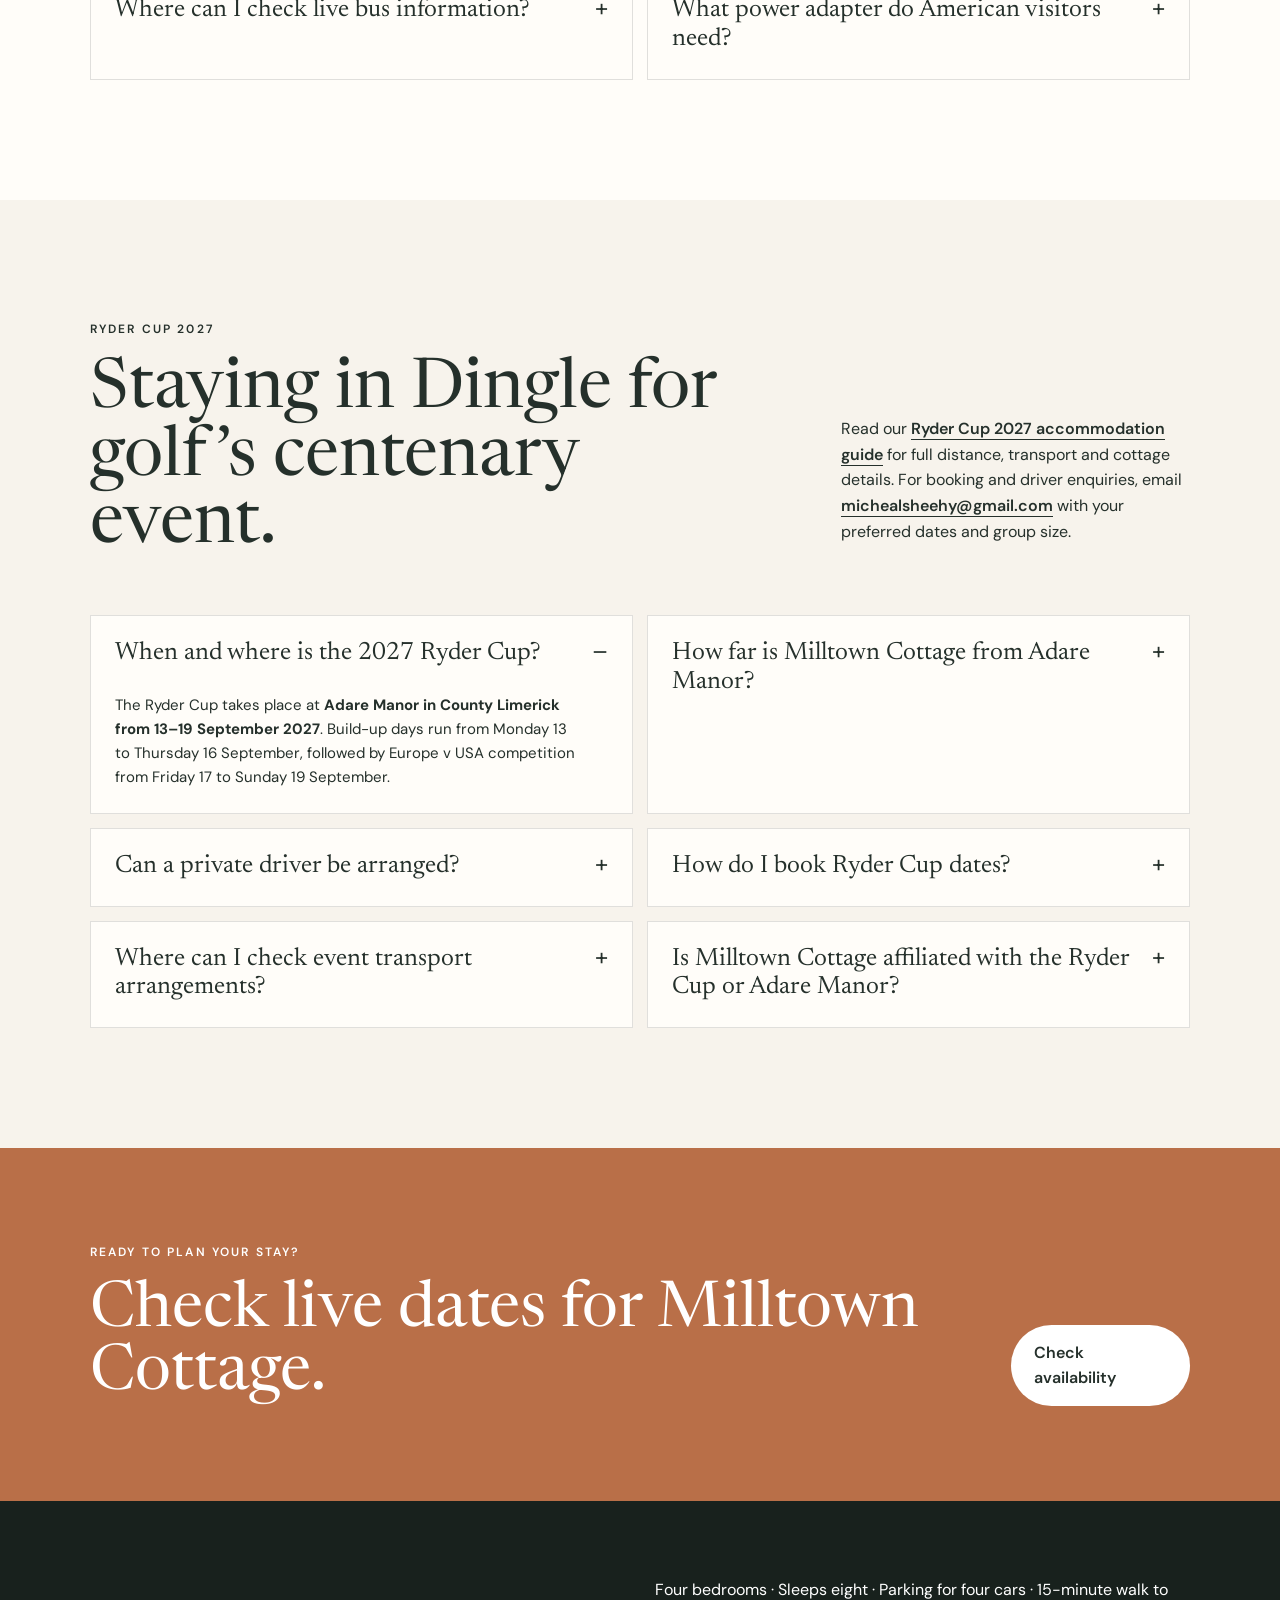
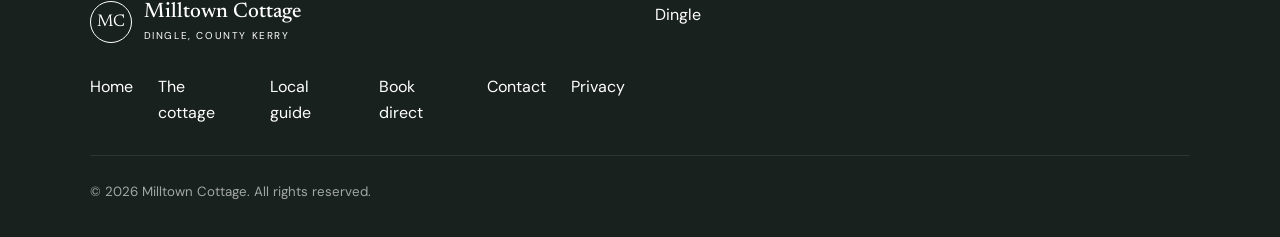
<file: faq/index.html>
<!doctype html>
<html lang="en">
<head>
  <meta charset="utf-8" />
  <meta name="viewport" content="width=device-width, initial-scale=1" />
  <title>Milltown Cottage Dingle FAQ | Booking & Travel</title>
  <meta name="description" content="Answers about booking Milltown Cottage Dingle, Ryder Cup 2027 stays, house rules, parking, airports and public transport." />
  <meta name="robots" content="index,follow,max-image-preview:large" />
  <meta name="theme-color" content="#26342e" />
  <link rel="canonical" href="https://milltowncottagedingle.com/faq/" />
  <link rel="icon" href="/favicon.svg" type="image/svg+xml" />
  <meta property="og:type" content="website" />
  <meta property="og:locale" content="en_IE" />
  <meta property="og:site_name" content="Milltown Cottage Dingle" />
  <meta property="og:title" content="Milltown Cottage Dingle FAQ" />
  <meta property="og:description" content="Everything you need to know about booking, travelling to and staying at Milltown Cottage." />
  <meta property="og:url" content="https://milltowncottagedingle.com/faq/" />
  <meta property="og:image" content="https://milltowncottagedingle.com/images/dji_0012.webp" />
  <meta name="twitter:card" content="summary_large_image" />
  <link rel="preconnect" href="https://fonts.googleapis.com">
  <link rel="preconnect" href="https://fonts.gstatic.com" crossorigin>
  <link href="https://fonts.googleapis.com/css2?family=DM+Sans:wght@400;500;600&family=Newsreader:opsz,wght@6..72,400;6..72,500&display=swap" rel="stylesheet">
  <link rel="stylesheet" href="/styles.css" />
  <script type="application/ld+json">
  {
    "@context": "https://schema.org",
    "@graph": [
      {
        "@type": "BreadcrumbList",
        "itemListElement": [
          {"@type": "ListItem", "position": 1, "name": "Home", "item": "https://milltowncottagedingle.com/"},
          {"@type": "ListItem", "position": 2, "name": "Frequently asked questions", "item": "https://milltowncottagedingle.com/faq/"}
        ]
      },
      {
        "@type": "FAQPage",
        "mainEntity": [
          {"@type": "Question", "name": "How many guests can Milltown Cottage accommodate?", "acceptedAnswer": {"@type": "Answer", "text": "Milltown Cottage accommodates up to eight guests across four bedrooms and has two bathrooms."}},
          {"@type": "Question", "name": "How far is Milltown Cottage from Dingle town?", "acceptedAnswer": {"@type": "Answer", "text": "The walk from Milltown Cottage into Dingle town takes approximately 15 minutes."}},
          {"@type": "Question", "name": "What is the minimum stay?", "acceptedAnswer": {"@type": "Answer", "text": "Milltown Cottage has a two-night minimum stay."}},
          {"@type": "Question", "name": "Are pets permitted?", "acceptedAnswer": {"@type": "Answer", "text": "No. Guests are not permitted to bring pets or other animals to the property."}},
          {"@type": "Question", "name": "Is parking available?", "acceptedAnswer": {"@type": "Answer", "text": "Yes. There is free private parking at Milltown Cottage for up to four cars."}},
          {"@type": "Question", "name": "What is the closest airport?", "acceptedAnswer": {"@type": "Answer", "text": "Kerry Airport is the closest airport to Milltown Cottage and Dingle."}},
          {"@type": "Question", "name": "Which airports are useful for visitors travelling from the United States?", "acceptedAnswer": {"@type": "Answer", "text": "Kerry Airport is closest to Dingle. Shannon and Cork are useful regional gateways, while Dublin offers the widest range of international routes."}},
          {"@type": "Question", "name": "Can I travel to Dingle by bus?", "acceptedAnswer": {"@type": "Answer", "text": "Yes. Bus Éireann Route 275 serves Dingle and Tralee via Camp. Tralee provides connections for onward travel. Check the current Bus Éireann timetable before travelling."}},
          {"@type": "Question", "name": "When and where is the 2027 Ryder Cup?", "acceptedAnswer": {"@type": "Answer", "text": "The Ryder Cup takes place at Adare Manor in County Limerick from 13–19 September 2027. Build-up days are 13–16 September and competition days are 17–19 September."}},
          {"@type": "Question", "name": "How far is Milltown Cottage from Adare Manor for the 2027 Ryder Cup?", "acceptedAnswer": {"@type": "Answer", "text": "Milltown Cottage is approximately 133 kilometres or 83 miles from Adare Manor, around two hours by road in normal traffic. Event-day traffic and official access arrangements will require extra time."}},
          {"@type": "Question", "name": "Can a private driver be arranged for Ryder Cup days?", "acceptedAnswer": {"@type": "Answer", "text": "Yes. A private driver can be arranged for return travel, subject to availability and the Ryder Cup's official transport arrangements. Spectators travelling by road will use official park-and-ride sites and event shuttles."}},
          {"@type": "Question", "name": "How do I book Milltown Cottage for the Ryder Cup?", "acceptedAnswer": {"@type": "Answer", "text": "Email michealsheehy@gmail.com with your preferred dates and group size. Ryder Cup tickets are not included and must be secured separately through official channels."}},
          {"@type": "Question", "name": "Are long-term rates available?", "acceptedAnswer": {"@type": "Answer", "text": "Longer stays may be available at a special rate. Email michealsheehy@gmail.com with your dates and number of guests."}}
        ]
      }
    ]
  }
  </script>
</head>
<body>
  <a class="skip-link" href="#main-content">Skip to content</a>
  <header class="site-header">
    <a class="brand" href="/" aria-label="Milltown Cottage home"><span class="brand-mark">MC</span><span><strong>Milltown Cottage</strong><small>Dingle, County Kerry</small></span></a>
    <button class="menu-toggle" aria-label="Open menu" aria-expanded="false">Menu</button>
    <nav class="nav" aria-label="Primary navigation"><a href="/dingle-holiday-home/">The cottage</a><a href="/gallery/">Gallery</a><a href="/things-to-do-in-dingle/">Explore Dingle</a><a href="/restaurants-and-pubs-dingle/">Eat & drink</a><a href="/family-accommodation-dingle/">For families</a><a href="/faq/">FAQs</a><a href="/contact/">Contact</a><a class="nav-book" href="/#book">Book your stay</a></nav>
  </header>
  <main id="main-content">
    <section class="page-hero">
      <img src="/images/dji_0012.webp" srcset="/images/dji_0012-960.webp 960w, /images/dji_0012.webp 1920w" sizes="100vw" width="1920" height="1280" alt="Milltown Cottage, Dingle Bay and the surrounding West Kerry landscape" fetchpriority="high" />
      <div class="page-hero-content">
        <div class="breadcrumb"><a href="/">Home</a> / FAQs</div>
        <p class="eyebrow">Before your stay</p>
        <h1>Frequently asked questions about Milltown Cottage.</h1>
        <p>Practical answers about the house, booking, house rules, parking and travelling to Dingle.</p>
      </div>
    </section>

    <section class="section">
      <div class="section-intro split"><div><p class="eyebrow">The cottage</p><h2>Space, facilities and location.</h2></div><p>If your question is not answered here, email <a class="text-link" href="mailto:michealsheehy@gmail.com">michealsheehy@gmail.com</a>.</p></div>
      <div class="faq-grid faq-page-grid">
        <details open><summary>How many guests can Milltown Cottage accommodate?</summary><p>The cottage accommodates up to eight guests across four bedrooms and has two bathrooms. It includes generous living areas, a fully equipped kitchen, laundry facilities and a private garden.</p></details>
        <details><summary>What is the bedroom layout?</summary><p>There is a principal king bedroom, two additional double bedrooms and a twin bedroom with two single beds.</p></details>
        <details><summary>How far is the cottage from Dingle town?</summary><p>The walk from Milltown Cottage into Dingle town takes approximately 15 minutes. Central Dingle is also about five minutes away by car.</p></details>
        <details><summary>Is Milltown Cottage suitable for families?</summary><p>Yes. Four bedrooms, two bathrooms, shared living spaces, a kitchen, laundry facilities, a private garden and proximity to Dingle make it a practical family base.</p></details>
        <details><summary>Is parking available?</summary><p>Yes. The cottage has free private parking for up to four cars.</p></details>
        <details><summary>Does the cottage have Wi-Fi?</summary><p>Yes. Fast Wi-Fi is available throughout Milltown Cottage.</p></details>
        <details><summary>What is included for a self-catering stay?</summary><p>The cottage includes a fully equipped kitchen, dining and living areas, bed linens, bathrooms, laundry facilities, a private garden, parking and self check-in.</p></details>
        <details><summary>Are pets permitted?</summary><p>No. Guests are not permitted to bring pets or other animals to the property.</p></details>
      </div>
    </section>

    <section class="section-muted">
      <div class="section-intro split"><div><p class="eyebrow">Booking</p><h2>Rates, minimum stays and arrival.</h2></div><p>Live availability and secure direct checkout are available through the booking search on our homepage.</p></div>
      <div class="faq-grid faq-page-grid">
        <details open><summary>What is the minimum stay?</summary><p>Milltown Cottage has a two-night minimum stay.</p></details>
        <details><summary>Can I book directly?</summary><p>Yes. Use the availability search on this website to see live dates and complete a secure direct booking through Lodgify.</p></details>
        <details><summary>Are long-term rates available?</summary><p>Longer stays may be available at a special rate. Email <a class="text-link" href="mailto:michealsheehy@gmail.com">michealsheehy@gmail.com</a> with your preferred dates, number of guests and length of stay.</p></details>
        <details><summary>When will I receive check-in details?</summary><p>Arrival and self check-in instructions are provided with your confirmed reservation before your stay.</p></details>
        <details><summary>Where can I see the total booking price?</summary><p>Enter your dates and number of guests in the booking search. The booking process will display the applicable accommodation price and charges before payment.</p></details>
        <details><summary>How can I ask about an existing reservation?</summary><p>Email <a class="text-link" href="mailto:michealsheehy@gmail.com">michealsheehy@gmail.com</a> with the name and dates on the reservation.</p></details>
      </div>
    </section>

    <section class="section">
      <div class="section-intro split"><div><p class="eyebrow">Getting here</p><h2>Airport and public transport information.</h2></div><p>Always check live transport information before travelling because schedules can change. American guests can also read our <a class="text-link" href="/dingle-vacation-rental-from-usa/">USA travel guide</a>.</p></div>
      <div class="faq-grid faq-page-grid">
        <details open><summary>What is the closest airport to Milltown Cottage?</summary><p><strong>Kerry Airport</strong> is the closest airport to Milltown Cottage and Dingle.</p></details>
        <details><summary>Which airport should I use when travelling from the United States?</summary><p>Kerry Airport is closest to Dingle. Shannon and Cork are useful regional gateways, while Dublin offers the widest choice of international flights. The best option depends on your route and wider Ireland itinerary.</p></details>
        <details><summary>Can I travel to and from Dingle with Bus Éireann?</summary><p>Yes. <a class="text-link" href="https://www.buseireann.ie/routes-and-timetables/275" target="_blank" rel="noopener">Bus Éireann Route 275</a> operates between Dingle and Tralee via Camp. Tralee provides connections for onward travel. Check the current timetable before setting out.</p></details>
        <details><summary>Do I need a car in Dingle?</summary><p>A car is useful for exploring the wider peninsula, beaches and scenic drives, but the cottage is approximately a 15-minute walk from Dingle town and Bus Éireann connects Dingle with Tralee.</p></details>
        <details><summary>Where can I check live bus information?</summary><p>Use the official <a class="text-link" href="https://www.buseireann.ie/routes-and-timetables/275" target="_blank" rel="noopener">Bus Éireann Route 275 page</a> for the current timetable and stops.</p></details>
        <details><summary>What power adapter do American visitors need?</summary><p>Ireland uses Type G three-pin plugs. Bring a suitable adapter and confirm that personal electrical devices support the local voltage before use.</p></details>
      </div>
    </section>

    <section class="section-muted" id="ryder-cup-2027-faq">
      <div class="section-intro split"><div><p class="eyebrow">Ryder Cup 2027</p><h2>Staying in Dingle for golf’s centenary event.</h2></div><p>Read our <a class="text-link" href="/ryder-cup-2027-accommodation-dingle/">Ryder Cup 2027 accommodation guide</a> for full distance, transport and cottage details. For booking and driver enquiries, email <a class="text-link" href="mailto:michealsheehy@gmail.com?subject=Ryder%20Cup%202027%20stay">michealsheehy@gmail.com</a> with your preferred dates and group size.</p></div>
      <div class="faq-grid faq-page-grid">
        <details open><summary>When and where is the 2027 Ryder Cup?</summary><p>The Ryder Cup takes place at <strong>Adare Manor in County Limerick from 13–19 September 2027</strong>. Build-up days run from Monday 13 to Thursday 16 September, followed by Europe v USA competition from Friday 17 to Sunday 19 September.</p></details>
        <details><summary>How far is Milltown Cottage from Adare Manor?</summary><p>The road journey is approximately <strong>133 km / 83 miles</strong> and takes around <strong>two hours in normal traffic</strong>. Tournament traffic and access controls are likely to add time, so guests should follow current event guidance and leave well in advance.</p></details>
        <details><summary>Can a private driver be arranged?</summary><p>Yes. A private driver can be arranged for return travel on Ryder Cup days, subject to availability and the tournament’s official transport arrangements. Spectators travelling by road will use official park-and-ride locations and dedicated shuttles rather than being dropped directly at the venue.</p></details>
        <details><summary>How do I book Ryder Cup dates?</summary><p>Please email <a class="text-link" href="mailto:michealsheehy@gmail.com?subject=Ryder%20Cup%202027%20stay">michealsheehy@gmail.com</a> with your preferred dates and group size. Ryder Cup tickets are not included with accommodation and must be secured separately through <a class="text-link" href="https://www.rydercup.com/attend/ticket-information" target="_blank" rel="noopener">official ticket channels</a>.</p></details>
        <details><summary>Where can I check event transport arrangements?</summary><p>Use the Ryder Cup’s <a class="text-link" href="https://www.rydercup.com/attend/transport" target="_blank" rel="noopener">official transport guidance</a> for current park-and-ride, shuttle and access information. Final arrangements should be checked again shortly before travelling.</p></details>
        <details><summary>Is Milltown Cottage affiliated with the Ryder Cup or Adare Manor?</summary><p>No. Milltown Cottage is independently operated and is not affiliated with or endorsed by the Ryder Cup or Adare Manor.</p></details>
      </div>
    </section>

    <section class="final-cta"><div><p class="eyebrow">Ready to plan your stay?</p><h2>Check live dates for Milltown Cottage.</h2></div><a class="button button-light" href="/#book">Check availability</a></section>
  </main>
  <footer><div class="brand footer-brand"><span class="brand-mark">MC</span><span><strong>Milltown Cottage</strong><small>Dingle, County Kerry</small></span></div><p>Four bedrooms · Sleeps eight · Parking for four cars · 15-minute walk to Dingle</p><div class="footer-links"><a href="/">Home</a><a href="/dingle-holiday-home/">The cottage</a><a href="/things-to-do-in-dingle/">Local guide</a><a href="/#book">Book direct</a><a href="/contact/">Contact</a></div><small>© <span id="year"></span> Milltown Cottage. All rights reserved.</small></footer>
  <script src="/script.js"></script>
</body>
</html>
</file>
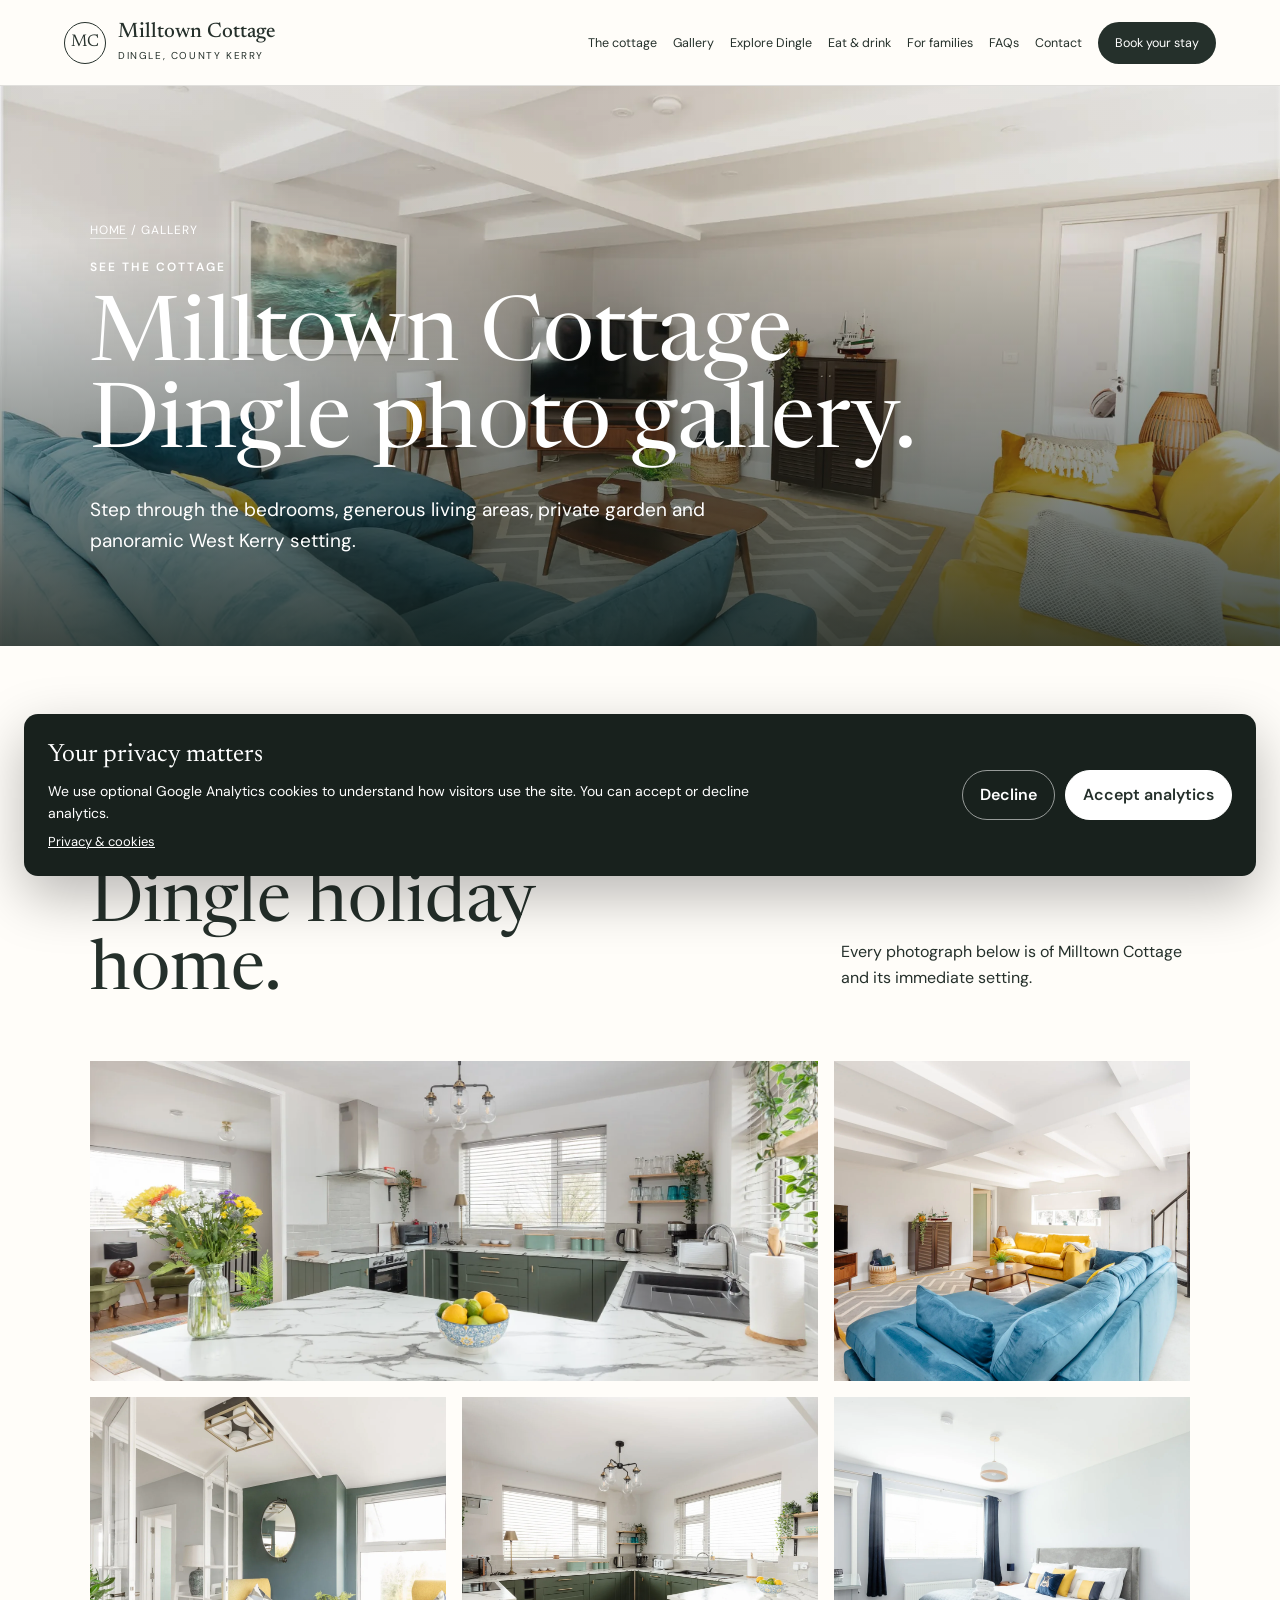
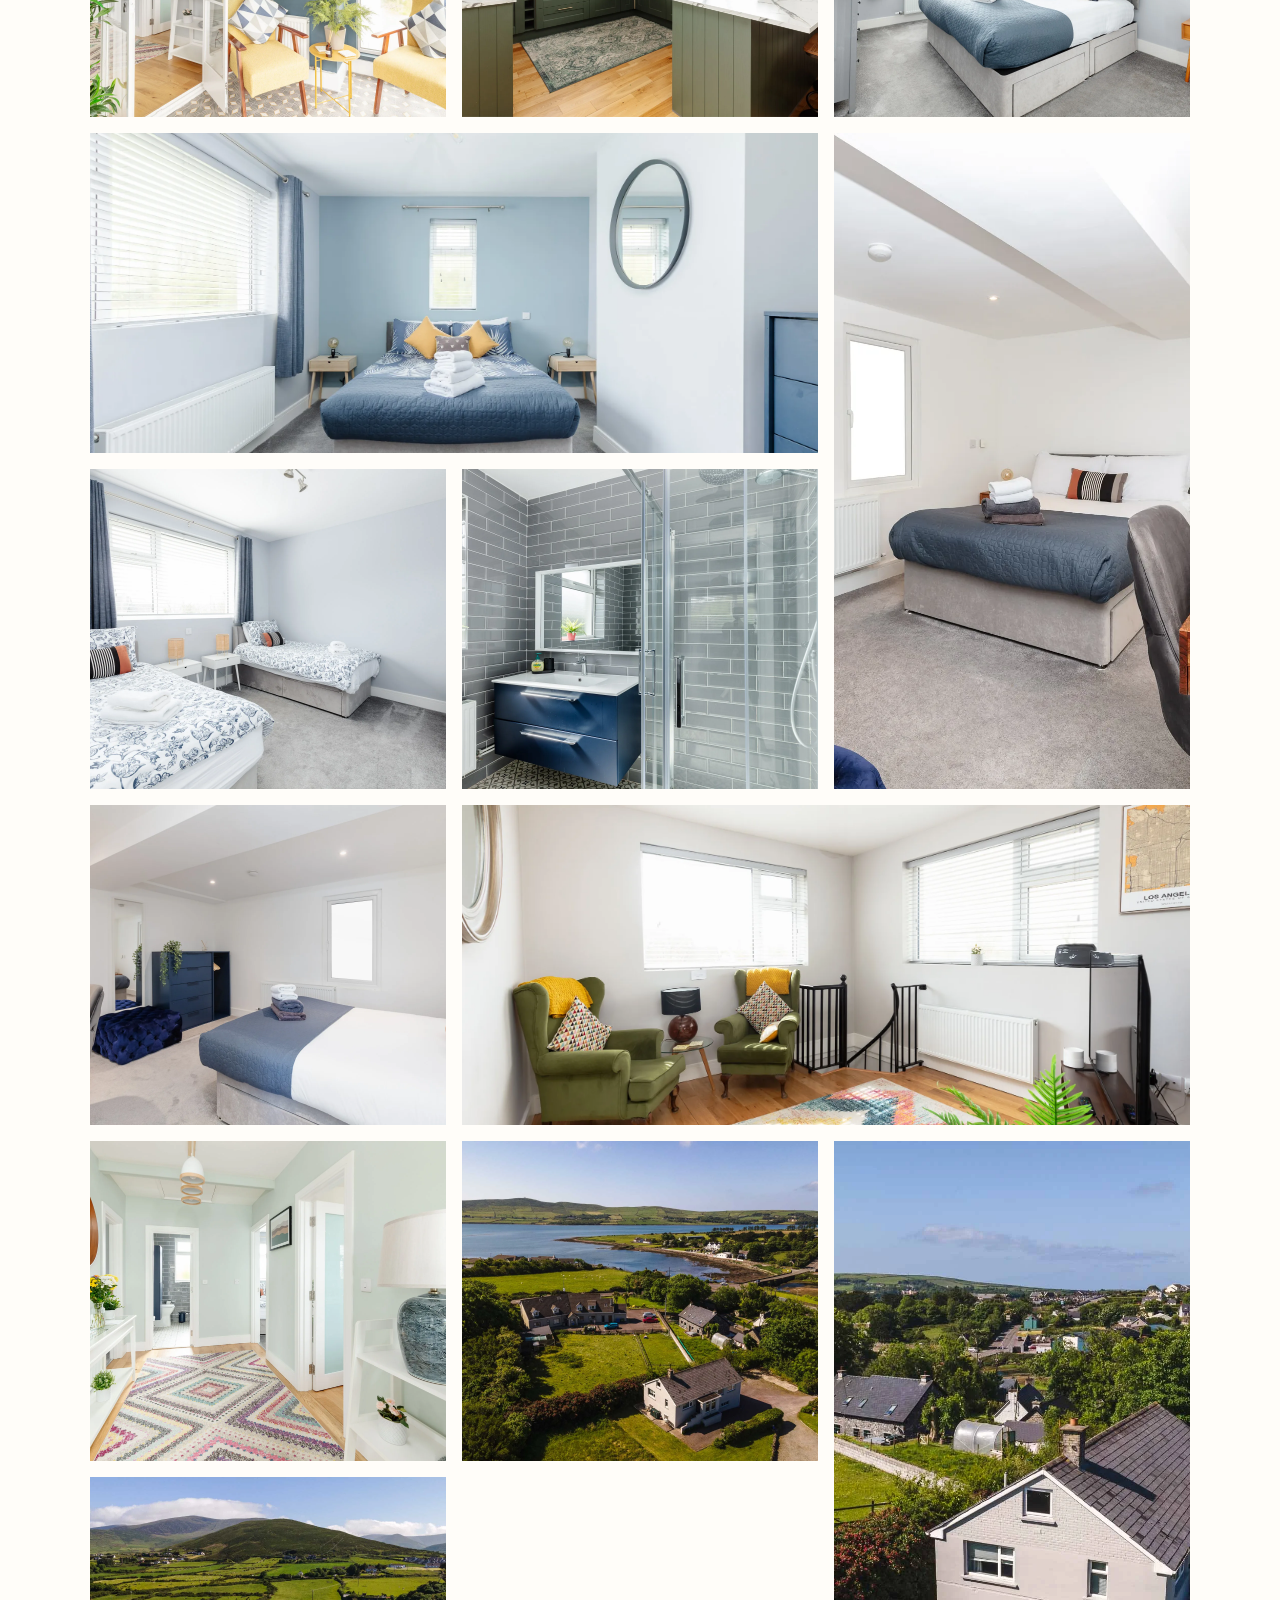
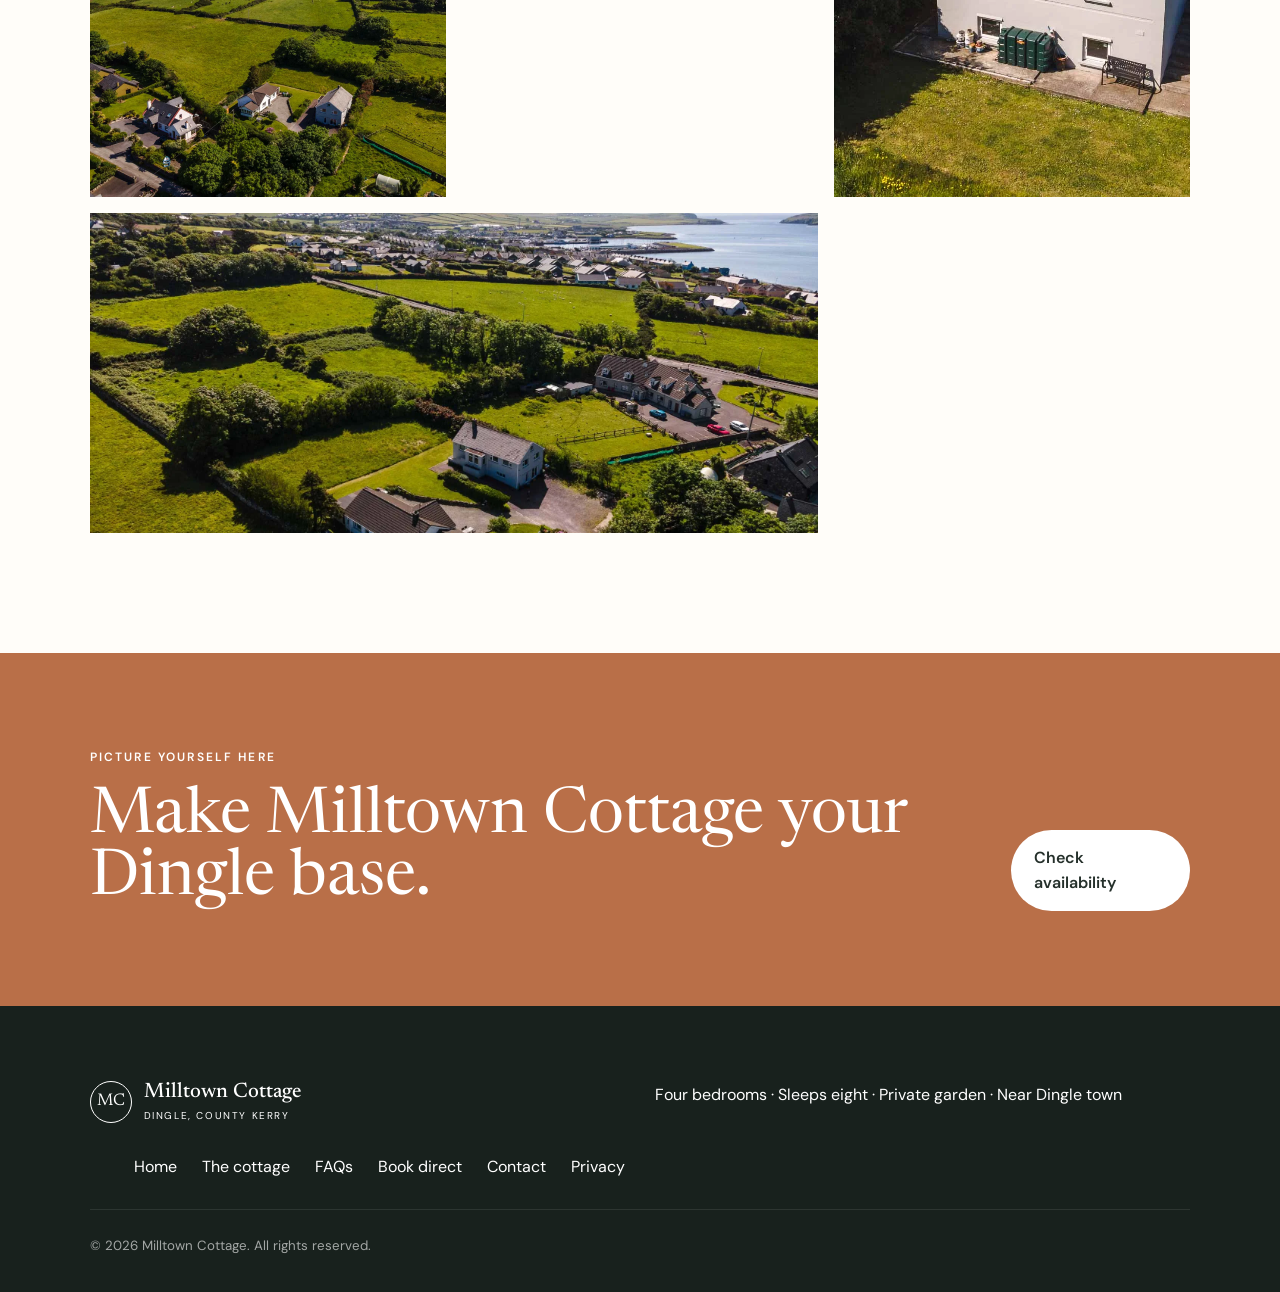
<file: gallery/index.html>
<!doctype html>
<html lang="en">
<head>
  <meta charset="utf-8" />
  <meta name="viewport" content="width=device-width, initial-scale=1" />
  <title>Milltown Cottage Dingle Photos | House & Views</title>
  <meta name="description" content="See photos of Milltown Cottage Dingle: four bedrooms, spacious living areas, a green kitchen, private garden and sea and mountain views." />
  <meta name="robots" content="index,follow,max-image-preview:large" />
  <meta name="theme-color" content="#26342e" />
  <link rel="canonical" href="https://milltowncottagedingle.com/gallery/" />
  <link rel="icon" href="/favicon.svg" type="image/svg+xml" />
  <meta property="og:type" content="website" /><meta property="og:locale" content="en_IE" /><meta property="og:site_name" content="Milltown Cottage Dingle" />
  <meta property="og:title" content="Milltown Cottage Dingle Photo Gallery" />
  <meta property="og:description" content="Explore the cottage, bedrooms, garden and views before you arrive." />
  <meta property="og:url" content="https://milltowncottagedingle.com/gallery/" />
  <meta property="og:image" content="https://milltowncottagedingle.com/images/interior-12.webp" />
  <meta name="twitter:card" content="summary_large_image" />
  <link rel="preconnect" href="https://fonts.googleapis.com"><link rel="preconnect" href="https://fonts.gstatic.com" crossorigin>
  <link href="https://fonts.googleapis.com/css2?family=DM+Sans:wght@400;500;600&family=Newsreader:opsz,wght@6..72,400;6..72,500&display=swap" rel="stylesheet">
  <link rel="stylesheet" href="/styles.css" />
  <script type="application/ld+json">
  {"@context":"https://schema.org","@type":"BreadcrumbList","itemListElement":[
    {"@type":"ListItem","position":1,"name":"Home","item":"https://milltowncottagedingle.com/"},
    {"@type":"ListItem","position":2,"name":"Gallery","item":"https://milltowncottagedingle.com/gallery/"}
  ]}
  </script>
</head>
<body>
  <a class="skip-link" href="#main-content">Skip to content</a>
  <header class="site-header">
    <a class="brand" href="/" aria-label="Milltown Cottage home"><span class="brand-mark">MC</span><span><strong>Milltown Cottage</strong><small>Dingle, County Kerry</small></span></a>
    <button class="menu-toggle" aria-label="Open menu" aria-expanded="false">Menu</button>
    <nav class="nav" aria-label="Primary navigation"><a href="/dingle-holiday-home/">The cottage</a><a href="/gallery/">Gallery</a><a href="/things-to-do-in-dingle/">Explore Dingle</a><a href="/restaurants-and-pubs-dingle/">Eat & drink</a><a href="/family-accommodation-dingle/">For families</a><a href="/faq/">FAQs</a><a href="/contact/">Contact</a><a class="nav-book" href="/#book">Book your stay</a></nav>
  </header>
  <main id="main-content">
    <section class="page-hero">
      <img src="/images/interior-12.webp" srcset="/images/interior-12-960.webp 960w, /images/interior-12.webp 1920w" sizes="100vw" width="1920" height="1280" alt="Spacious living room at Milltown Cottage Dingle" fetchpriority="high" />
      <div class="page-hero-content"><div class="breadcrumb"><a href="/">Home</a> / Gallery</div><p class="eyebrow">See the cottage</p><h1>Milltown Cottage Dingle photo gallery.</h1><p>Step through the bedrooms, generous living areas, private garden and panoramic West Kerry setting.</p></div>
    </section>
    <section class="section">
      <div class="section-intro split"><div><p class="eyebrow">Inside and out</p><h2>A closer look at your Dingle holiday home.</h2></div><p>Every photograph below is of Milltown Cottage and its immediate setting.</p></div>
      <div class="gallery-page">
        <img src="/images/interior-09.webp" width="1920" height="1279" alt="Open-plan green kitchen and dining room" />
        <img src="/images/interior-13.webp" width="1920" height="1280" alt="Living room with blue sectional and yellow sofa" loading="lazy" />
        <img src="/images/interior-02.webp" width="1920" height="1280" alt="Sunny reading nook with yellow armchairs" loading="lazy" />
        <img src="/images/interior-10.webp" width="1920" height="1279" alt="Green kitchen with marble-effect counters" loading="lazy" />
        <img src="/images/interior-04.webp" width="1920" height="1280" alt="Principal bedroom with king bed" loading="lazy" />
        <img src="/images/interior-01.webp" width="1920" height="1280" alt="Bright second double bedroom" loading="lazy" />
        <img src="/images/interior-15.webp" width="1920" height="1280" alt="Double bedroom with desk" loading="lazy" />
        <img src="/images/interior-07.webp" width="1920" height="1280" alt="Twin bedroom with two single beds" loading="lazy" />
        <img src="/images/interior-06.webp" width="1920" height="1280" alt="Grey tiled ensuite shower room" loading="lazy" />
        <img src="/images/interior-17.webp" width="1920" height="1280" alt="Double bedroom with blue accents" loading="lazy" />
        <img src="/images/interior-18.webp" width="1920" height="1279" alt="Upstairs sitting and reading room" loading="lazy" />
        <img src="/images/interior-03.webp" width="1920" height="1279" alt="Bright central hallway" loading="lazy" />
        <img src="/images/dji_0008.webp" width="1920" height="1280" alt="Milltown Cottage with Dingle Bay beyond" loading="lazy" />
        <img src="/images/dji_0006.webp" width="1920" height="1280" alt="Aerial view of the cottage and private garden" loading="lazy" />
        <img src="/images/dji_0015.webp" width="1920" height="1280" alt="Dingle town and harbour from above" loading="lazy" />
        <img src="/images/dji_0012.webp" width="1920" height="1280" alt="Aerial view across the cottage toward Dingle town" loading="lazy" />
      </div>
    </section>
    <section class="final-cta"><div><p class="eyebrow">Picture yourself here</p><h2>Make Milltown Cottage your Dingle base.</h2></div><a class="button button-light" href="/#book">Check availability</a></section>
  </main>
  <footer><div class="brand footer-brand"><span class="brand-mark">MC</span><span><strong>Milltown Cottage</strong><small>Dingle, County Kerry</small></span></div><p>Four bedrooms · Sleeps eight · Private garden · Near Dingle town</p><div class="footer-links"><a href="/">Home</a><a href="/dingle-holiday-home/">The cottage</a><a href="/faq/">FAQs</a><a href="/#book">Book direct</a><a href="/contact/">Contact</a></div><small>© <span id="year"></span> Milltown Cottage. All rights reserved.</small></footer>
  <script src="/script.js"></script>
</body>
</html>
</file>
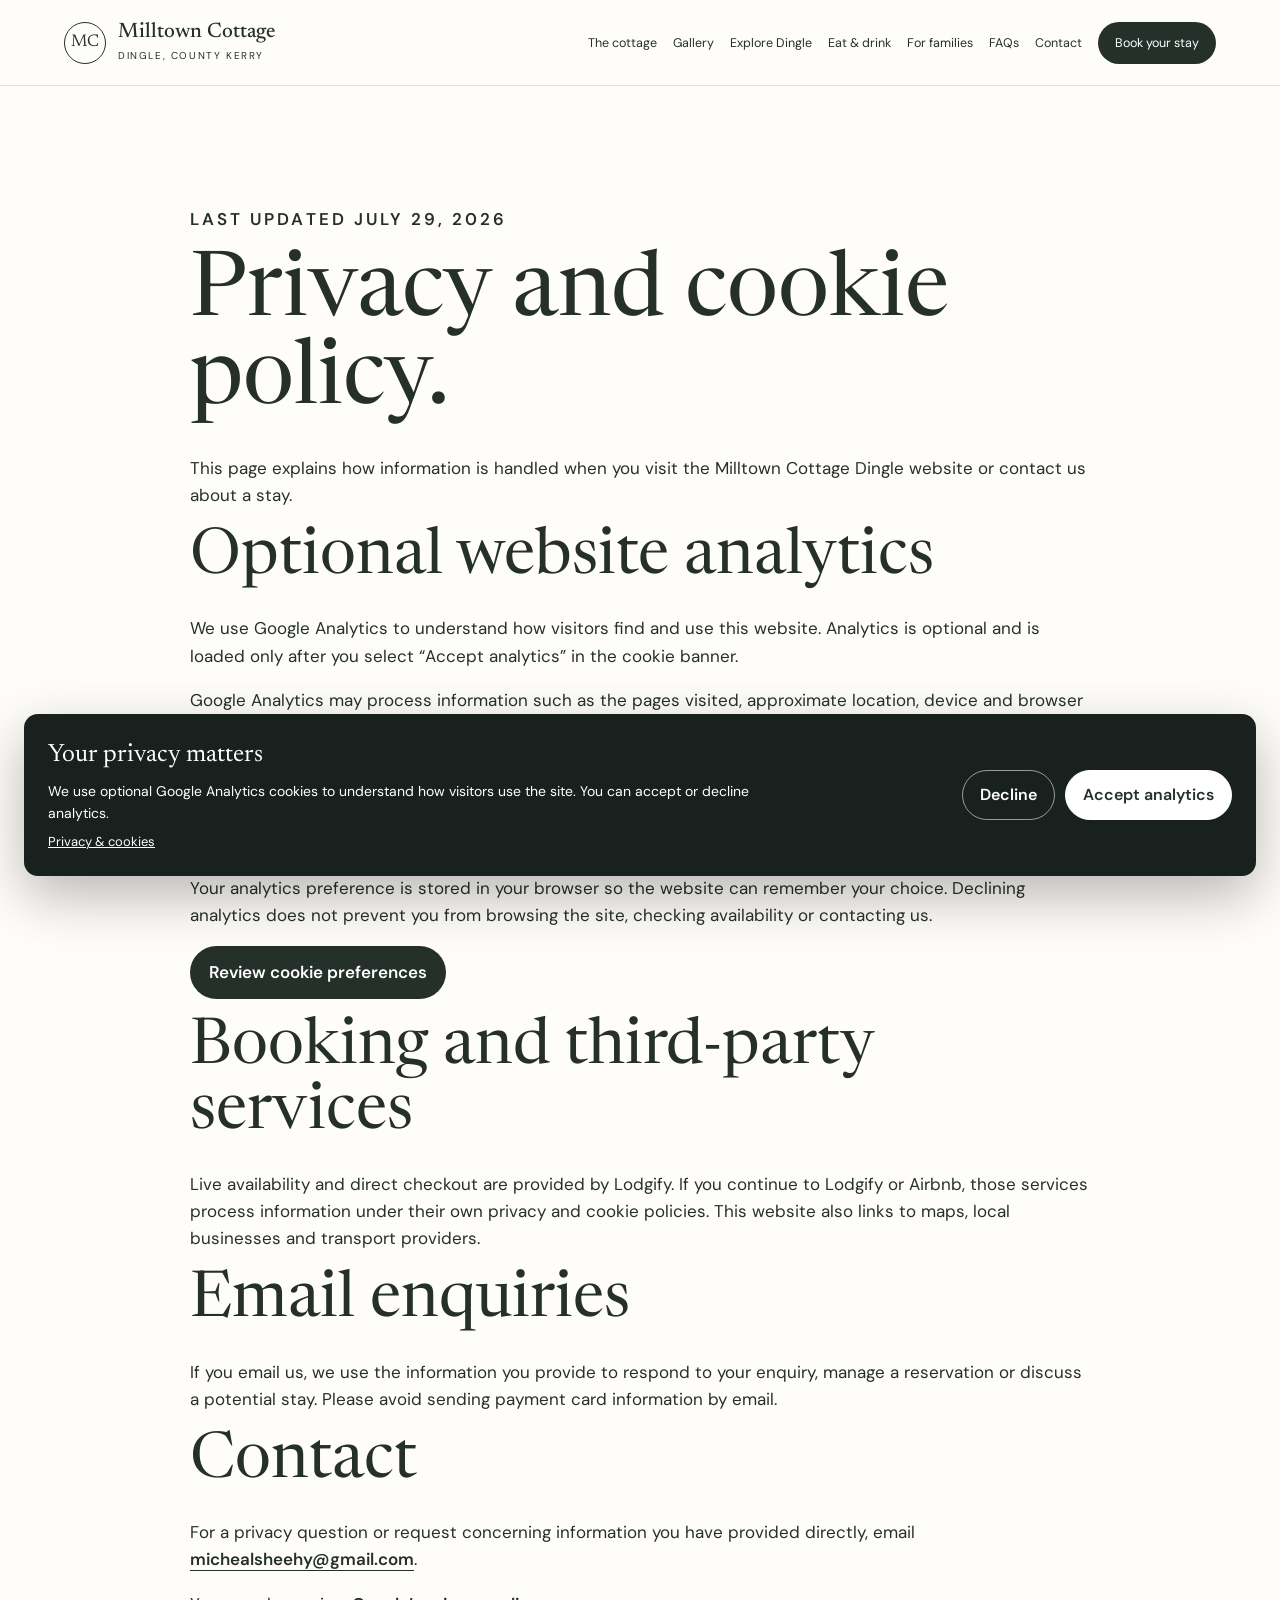
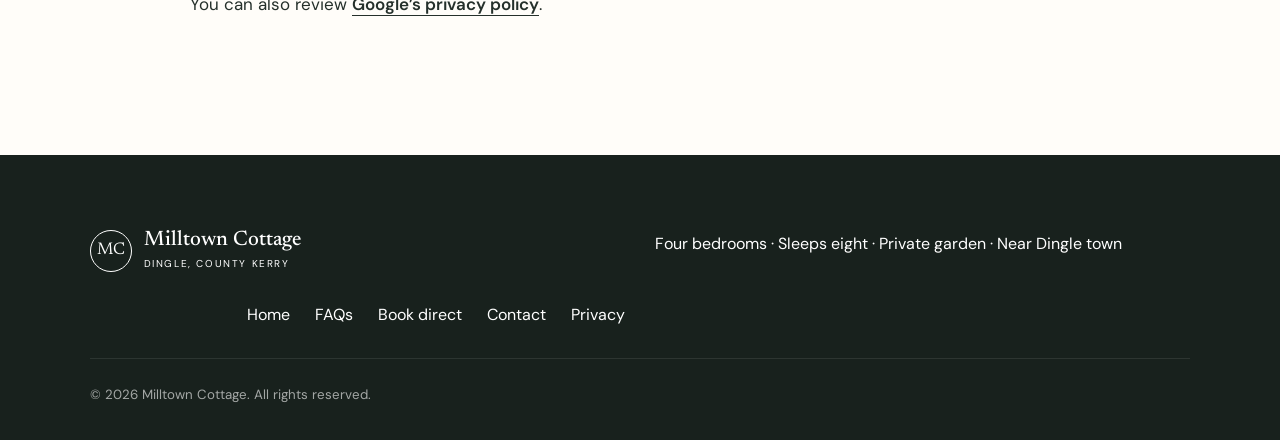
<file: privacy/index.html>
<!doctype html>
<html lang="en">
<head>
  <meta charset="utf-8" />
  <meta name="viewport" content="width=device-width, initial-scale=1" />
  <title>Privacy & Cookie Policy | Milltown Cottage Dingle</title>
  <meta name="description" content="Learn how Milltown Cottage Dingle handles website analytics, cookie preferences and enquiries." />
  <meta name="robots" content="index,follow" />
  <meta name="theme-color" content="#26342e" />
  <link rel="canonical" href="https://milltowncottagedingle.com/privacy/" />
  <link rel="icon" href="/favicon.svg" type="image/svg+xml" />
  <link rel="preconnect" href="https://fonts.googleapis.com">
  <link rel="preconnect" href="https://fonts.gstatic.com" crossorigin>
  <link href="https://fonts.googleapis.com/css2?family=DM+Sans:wght@400;500;600&family=Newsreader:opsz,wght@6..72,400;6..72,500&display=swap" rel="stylesheet">
  <link rel="stylesheet" href="/styles.css" />
</head>
<body>
  <a class="skip-link" href="#main-content">Skip to content</a>
  <header class="site-header">
    <a class="brand" href="/" aria-label="Milltown Cottage home"><span class="brand-mark">MC</span><span><strong>Milltown Cottage</strong><small>Dingle, County Kerry</small></span></a>
    <button class="menu-toggle" aria-label="Open menu" aria-expanded="false">Menu</button>
    <nav class="nav" aria-label="Primary navigation"><a href="/dingle-holiday-home/">The cottage</a><a href="/gallery/">Gallery</a><a href="/things-to-do-in-dingle/">Explore Dingle</a><a href="/restaurants-and-pubs-dingle/">Eat & drink</a><a href="/family-accommodation-dingle/">For families</a><a href="/faq/">FAQs</a><a href="/contact/">Contact</a><a class="nav-book" href="/#book">Book your stay</a></nav>
  </header>
  <main id="main-content">
    <section class="section">
      <div class="content-narrow">
        <p class="eyebrow">Last updated July 29, 2026</p>
        <h1>Privacy and cookie policy.</h1>
        <p>This page explains how information is handled when you visit the Milltown Cottage Dingle website or contact us about a stay.</p>

        <h2>Optional website analytics</h2>
        <p>We use Google Analytics to understand how visitors find and use this website. Analytics is optional and is loaded only after you select “Accept analytics” in the cookie banner.</p>
        <p>Google Analytics may process information such as the pages visited, approximate location, device and browser type, referral source and interactions with booking or contact links. We use this information in aggregate to improve the website and understand interest in Milltown Cottage.</p>

        <h2>Your cookie choice</h2>
        <p>Your analytics preference is stored in your browser so the website can remember your choice. Declining analytics does not prevent you from browsing the site, checking availability or contacting us.</p>
        <p><button class="preference-button" id="manage-cookie-preferences" type="button">Review cookie preferences</button></p>

        <h2>Booking and third-party services</h2>
        <p>Live availability and direct checkout are provided by Lodgify. If you continue to Lodgify or Airbnb, those services process information under their own privacy and cookie policies. This website also links to maps, local businesses and transport providers.</p>

        <h2>Email enquiries</h2>
        <p>If you email us, we use the information you provide to respond to your enquiry, manage a reservation or discuss a potential stay. Please avoid sending payment card information by email.</p>

        <h2>Contact</h2>
        <p>For a privacy question or request concerning information you have provided directly, email <a class="text-link" href="mailto:michealsheehy@gmail.com">michealsheehy@gmail.com</a>.</p>
        <p>You can also review <a class="text-link" href="https://policies.google.com/privacy" target="_blank" rel="noopener">Google’s privacy policy</a>.</p>
      </div>
    </section>
  </main>
  <footer><div class="brand footer-brand"><span class="brand-mark">MC</span><span><strong>Milltown Cottage</strong><small>Dingle, County Kerry</small></span></div><p>Four bedrooms · Sleeps eight · Private garden · Near Dingle town</p><div class="footer-links"><a href="/">Home</a><a href="/faq/">FAQs</a><a href="/#book">Book direct</a><a href="/contact/">Contact</a><a href="/privacy/">Privacy</a></div><small>© <span id="year"></span> Milltown Cottage. All rights reserved.</small></footer>
  <script src="/script.js"></script>
</body>
</html>
</file>
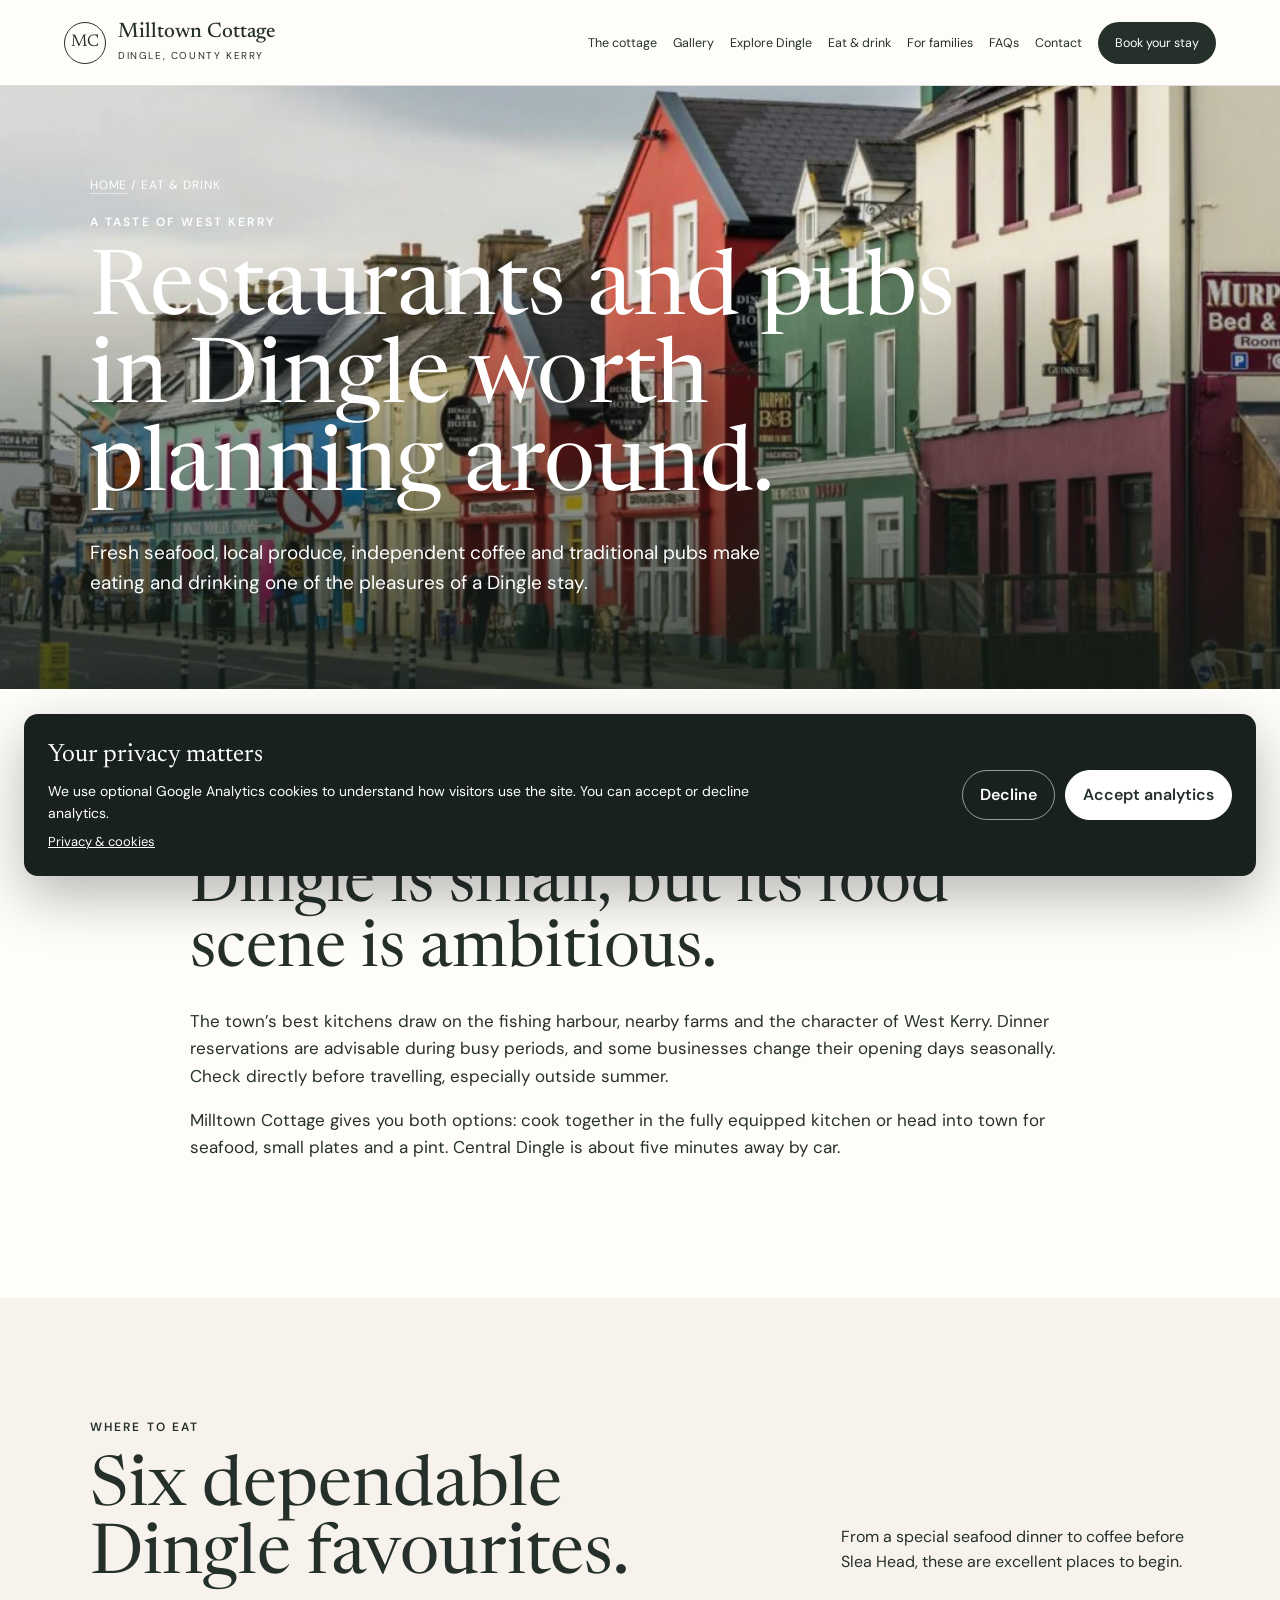
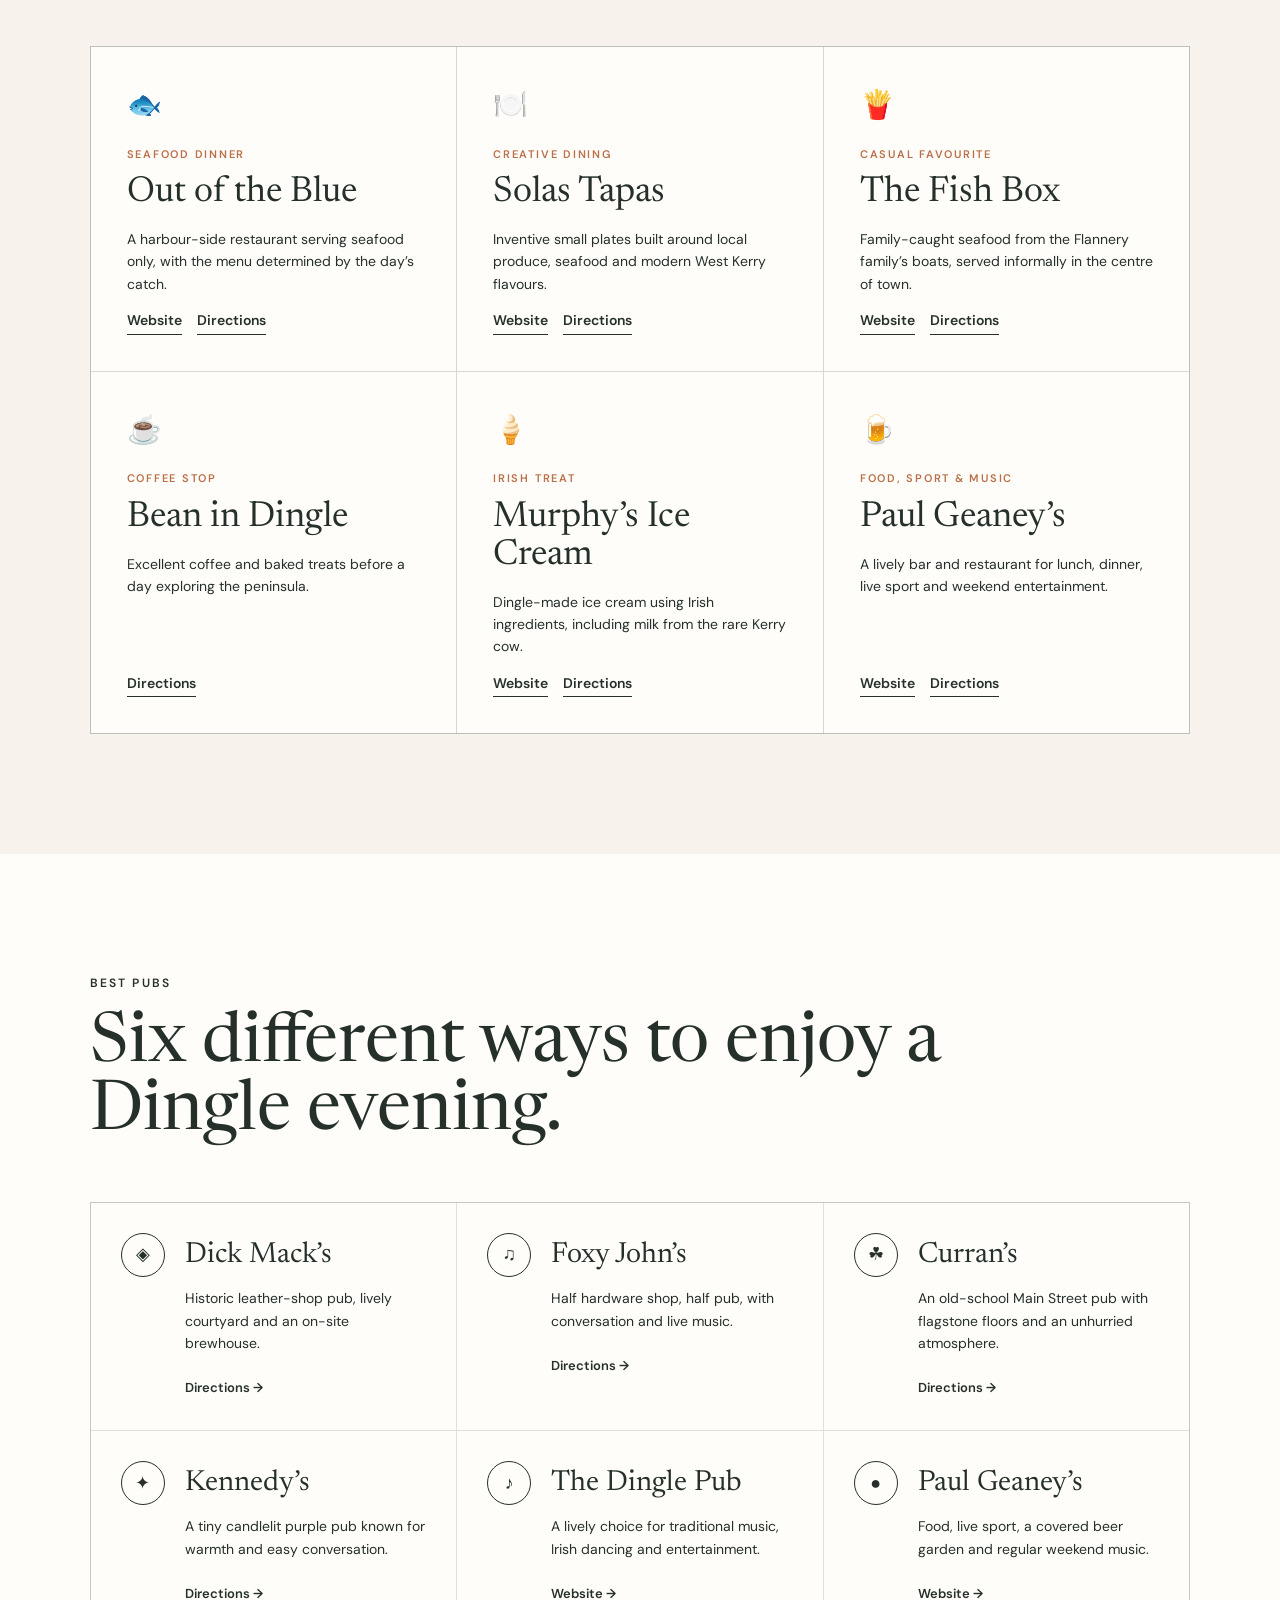
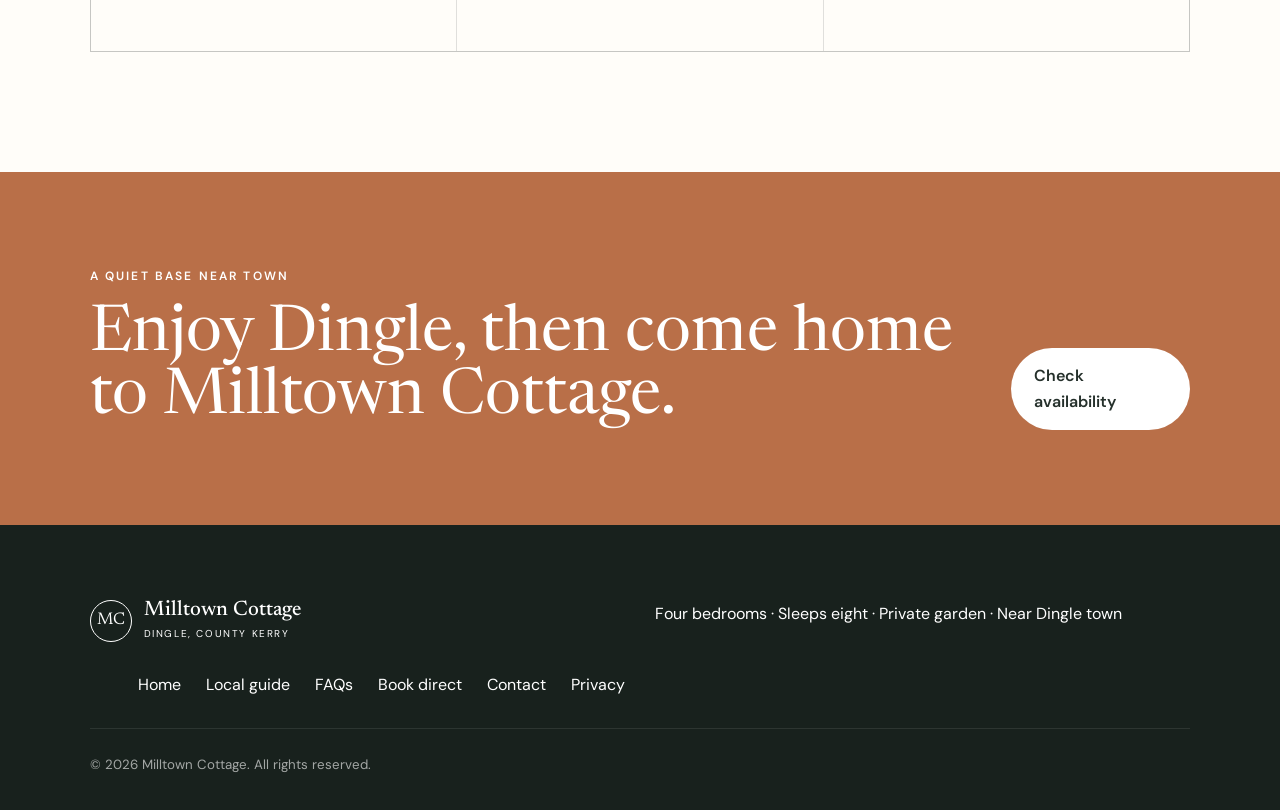
<file: restaurants-and-pubs-dingle/index.html>
<!doctype html>
<html lang="en">
<head>
  <meta charset="utf-8" />
  <meta name="viewport" content="width=device-width, initial-scale=1" />
  <title>Best Restaurants & Pubs in Dingle | Local Guide</title>
  <meta name="description" content="Explore our guide to Dingle restaurants, seafood, cafés and traditional pubs near Milltown Cottage, including local favourites for every kind of evening." />
  <meta name="robots" content="index,follow,max-image-preview:large" />
  <meta name="theme-color" content="#26342e" />
  <link rel="canonical" href="https://milltowncottagedingle.com/restaurants-and-pubs-dingle/" />
  <link rel="icon" href="/favicon.svg" type="image/svg+xml" />
  <meta property="og:type" content="article" /><meta property="og:locale" content="en_IE" /><meta property="og:site_name" content="Milltown Cottage Dingle" />
  <meta property="og:title" content="Best Restaurants & Pubs in Dingle | Local Guide" />
  <meta property="og:description" content="Fresh seafood, excellent coffee and six very different ways to enjoy a Dingle evening." />
  <meta property="og:url" content="https://milltowncottagedingle.com/restaurants-and-pubs-dingle/" />
  <meta property="og:image" content="https://milltowncottagedingle.com/images/dingle-colourful-street.webp" />
  <meta name="twitter:card" content="summary_large_image" />
  <link rel="preconnect" href="https://fonts.googleapis.com"><link rel="preconnect" href="https://fonts.gstatic.com" crossorigin>
  <link href="https://fonts.googleapis.com/css2?family=DM+Sans:wght@400;500;600&family=Newsreader:opsz,wght@6..72,400;6..72,500&display=swap" rel="stylesheet">
  <link rel="stylesheet" href="/styles.css" />
  <script type="application/ld+json">
  {"@context":"https://schema.org","@type":"BreadcrumbList","itemListElement":[
    {"@type":"ListItem","position":1,"name":"Home","item":"https://milltowncottagedingle.com/"},
    {"@type":"ListItem","position":2,"name":"Restaurants and pubs in Dingle","item":"https://milltowncottagedingle.com/restaurants-and-pubs-dingle/"}
  ]}
  </script>
</head>
<body>
  <a class="skip-link" href="#main-content">Skip to content</a>
  <header class="site-header">
    <a class="brand" href="/" aria-label="Milltown Cottage home"><span class="brand-mark">MC</span><span><strong>Milltown Cottage</strong><small>Dingle, County Kerry</small></span></a>
    <button class="menu-toggle" aria-label="Open menu" aria-expanded="false">Menu</button>
    <nav class="nav" aria-label="Primary navigation"><a href="/dingle-holiday-home/">The cottage</a><a href="/gallery/">Gallery</a><a href="/things-to-do-in-dingle/">Explore Dingle</a><a href="/restaurants-and-pubs-dingle/">Eat & drink</a><a href="/family-accommodation-dingle/">For families</a><a href="/faq/">FAQs</a><a href="/contact/">Contact</a><a class="nav-book" href="/#book">Book your stay</a></nav>
  </header>
  <main id="main-content">
    <section class="page-hero">
      <img src="/images/dingle-colourful-street.webp" srcset="/images/dingle-colourful-street-960.webp 960w, /images/dingle-colourful-street.webp 1024w" sizes="100vw" width="1024" height="577" alt="Dingle harbour and colourful streets" fetchpriority="high" />
      <div class="page-hero-content"><div class="breadcrumb"><a href="/">Home</a> / Eat & drink</div><p class="eyebrow">A taste of West Kerry</p><h1>Restaurants and pubs in Dingle worth planning around.</h1><p>Fresh seafood, local produce, independent coffee and traditional pubs make eating and drinking one of the pleasures of a Dingle stay.</p></div>
    </section>

    <section class="section">
      <div class="content-narrow">
        <p class="eyebrow">Before you go</p>
        <h2>Dingle is small, but its food scene is ambitious.</h2>
        <p>The town’s best kitchens draw on the fishing harbour, nearby farms and the character of West Kerry. Dinner reservations are advisable during busy periods, and some businesses change their opening days seasonally. Check directly before travelling, especially outside summer.</p>
        <p>Milltown Cottage gives you both options: cook together in the fully equipped kitchen or head into town for seafood, small plates and a pint. Central Dingle is about five minutes away by car.</p>
      </div>
    </section>

    <section class="section-muted">
      <div class="section-intro split"><div><p class="eyebrow">Where to eat</p><h2>Six dependable Dingle favourites.</h2></div><p>From a special seafood dinner to coffee before Slea Head, these are excellent places to begin.</p></div>
      <div class="eat-grid recommendations-grid">
        <article><div class="place-icon">🐟</div><span>Seafood dinner</span><h3>Out of the Blue</h3><p>A harbour-side restaurant serving seafood only, with the menu determined by the day’s catch.</p><div class="place-links"><a href="https://outoftheblue.ie/" target="_blank" rel="noopener">Website</a><a href="https://www.google.com/maps/search/?api=1&query=Out+of+the+Blue+Dingle" target="_blank" rel="noopener">Directions</a></div></article>
        <article><div class="place-icon">🍽️</div><span>Creative dining</span><h3>Solas Tapas</h3><p>Inventive small plates built around local produce, seafood and modern West Kerry flavours.</p><div class="place-links"><a href="https://www.solastapas.com/" target="_blank" rel="noopener">Website</a><a href="https://www.google.com/maps/search/?api=1&query=Solas+Tapas+Dingle" target="_blank" rel="noopener">Directions</a></div></article>
        <article><div class="place-icon">🍟</div><span>Casual favourite</span><h3>The Fish Box</h3><p>Family-caught seafood from the Flannery family’s boats, served informally in the centre of town.</p><div class="place-links"><a href="https://www.thefishboxdingle.com/" target="_blank" rel="noopener">Website</a><a href="https://www.google.com/maps/search/?api=1&query=The+Fish+Box+Dingle" target="_blank" rel="noopener">Directions</a></div></article>
        <article><div class="place-icon">☕</div><span>Coffee stop</span><h3>Bean in Dingle</h3><p>Excellent coffee and baked treats before a day exploring the peninsula.</p><div class="place-links"><a href="https://www.google.com/maps/search/?api=1&query=Bean+in+Dingle" target="_blank" rel="noopener">Directions</a></div></article>
        <article><div class="place-icon">🍦</div><span>Irish treat</span><h3>Murphy’s Ice Cream</h3><p>Dingle-made ice cream using Irish ingredients, including milk from the rare Kerry cow.</p><div class="place-links"><a href="https://murphysicecream.ie/" target="_blank" rel="noopener">Website</a><a href="https://www.google.com/maps/search/?api=1&query=Murphys+Ice+Cream+Dingle" target="_blank" rel="noopener">Directions</a></div></article>
        <article><div class="place-icon">🍺</div><span>Food, sport & music</span><h3>Paul Geaney’s</h3><p>A lively bar and restaurant for lunch, dinner, live sport and weekend entertainment.</p><div class="place-links"><a href="https://www.paulgeaneysbar.ie/" target="_blank" rel="noopener">Website</a><a href="https://www.google.com/maps/search/?api=1&query=Paul+Geaneys+Dingle" target="_blank" rel="noopener">Directions</a></div></article>
      </div>
    </section>

    <section class="section">
      <div class="section-intro"><p class="eyebrow">Best pubs</p><h2>Six different ways to enjoy a Dingle evening.</h2></div>
      <div class="pub-grid">
        <article><span class="pub-icon">◈</span><div><h3>Dick Mack’s</h3><p>Historic leather-shop pub, lively courtyard and an on-site brewhouse.</p><a href="https://www.google.com/maps/search/?api=1&query=Dick+Macks+Dingle" target="_blank" rel="noopener">Directions →</a></div></article>
        <article><span class="pub-icon">♫</span><div><h3>Foxy John’s</h3><p>Half hardware shop, half pub, with conversation and live music.</p><a href="https://www.google.com/maps/search/?api=1&query=Foxy+Johns+Dingle" target="_blank" rel="noopener">Directions →</a></div></article>
        <article><span class="pub-icon">☘</span><div><h3>Curran’s</h3><p>An old-school Main Street pub with flagstone floors and an unhurried atmosphere.</p><a href="https://www.google.com/maps/search/?api=1&query=Currans+Bar+Dingle" target="_blank" rel="noopener">Directions →</a></div></article>
        <article><span class="pub-icon">✦</span><div><h3>Kennedy’s</h3><p>A tiny candlelit purple pub known for warmth and easy conversation.</p><a href="https://www.google.com/maps/search/?api=1&query=Kennedys+Bar+Dingle" target="_blank" rel="noopener">Directions →</a></div></article>
        <article><span class="pub-icon">♪</span><div><h3>The Dingle Pub</h3><p>A lively choice for traditional music, Irish dancing and entertainment.</p><a href="https://www.thedinglepub.com/" target="_blank" rel="noopener">Website →</a></div></article>
        <article><span class="pub-icon">●</span><div><h3>Paul Geaney’s</h3><p>Food, live sport, a covered beer garden and regular weekend music.</p><a href="https://www.paulgeaneysbar.ie/" target="_blank" rel="noopener">Website →</a></div></article>
      </div>
    </section>
    <section class="final-cta"><div><p class="eyebrow">A quiet base near town</p><h2>Enjoy Dingle, then come home to Milltown Cottage.</h2></div><a class="button button-light" href="/#book">Check availability</a></section>
  </main>
  <footer><div class="brand footer-brand"><span class="brand-mark">MC</span><span><strong>Milltown Cottage</strong><small>Dingle, County Kerry</small></span></div><p>Four bedrooms · Sleeps eight · Private garden · Near Dingle town</p><div class="footer-links"><a href="/">Home</a><a href="/things-to-do-in-dingle/">Local guide</a><a href="/faq/">FAQs</a><a href="/#book">Book direct</a><a href="/contact/">Contact</a></div><small>© <span id="year"></span> Milltown Cottage. All rights reserved.</small></footer>
  <script src="/script.js"></script>
</body>
</html>
</file>
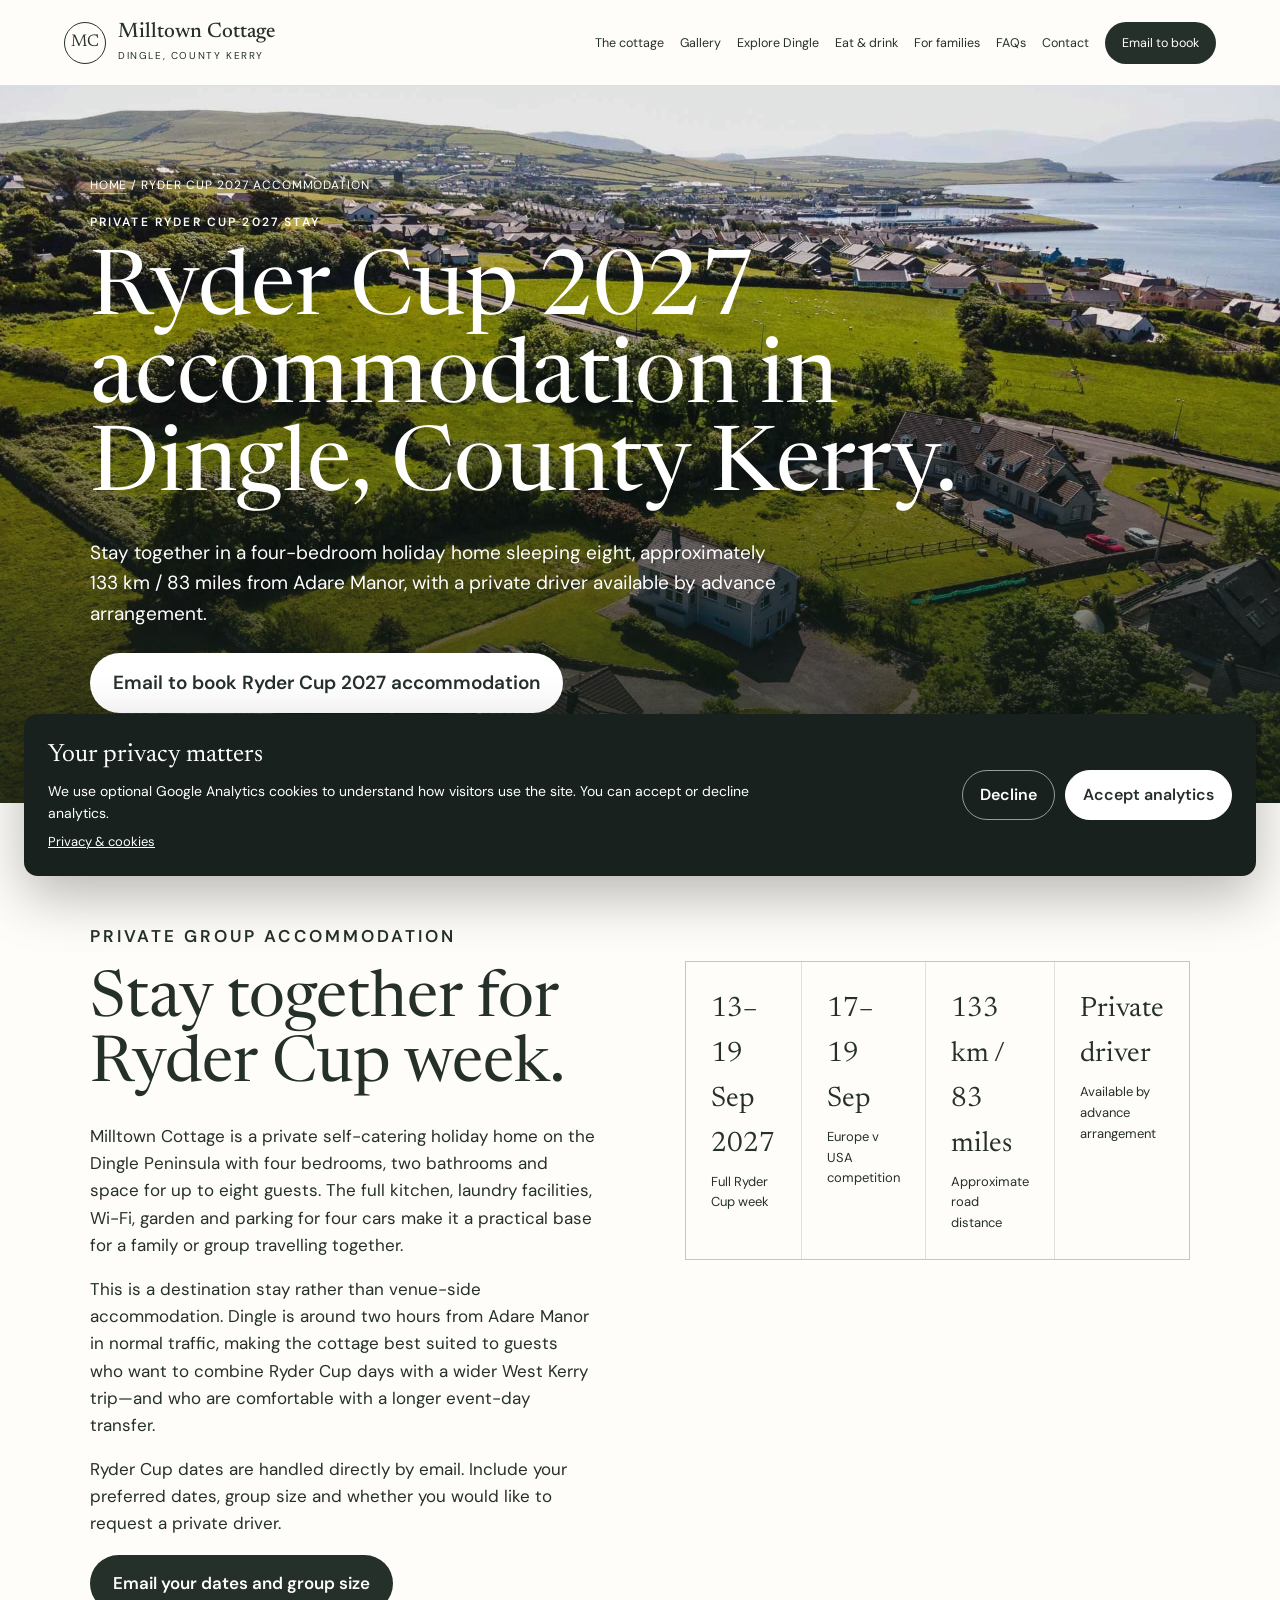
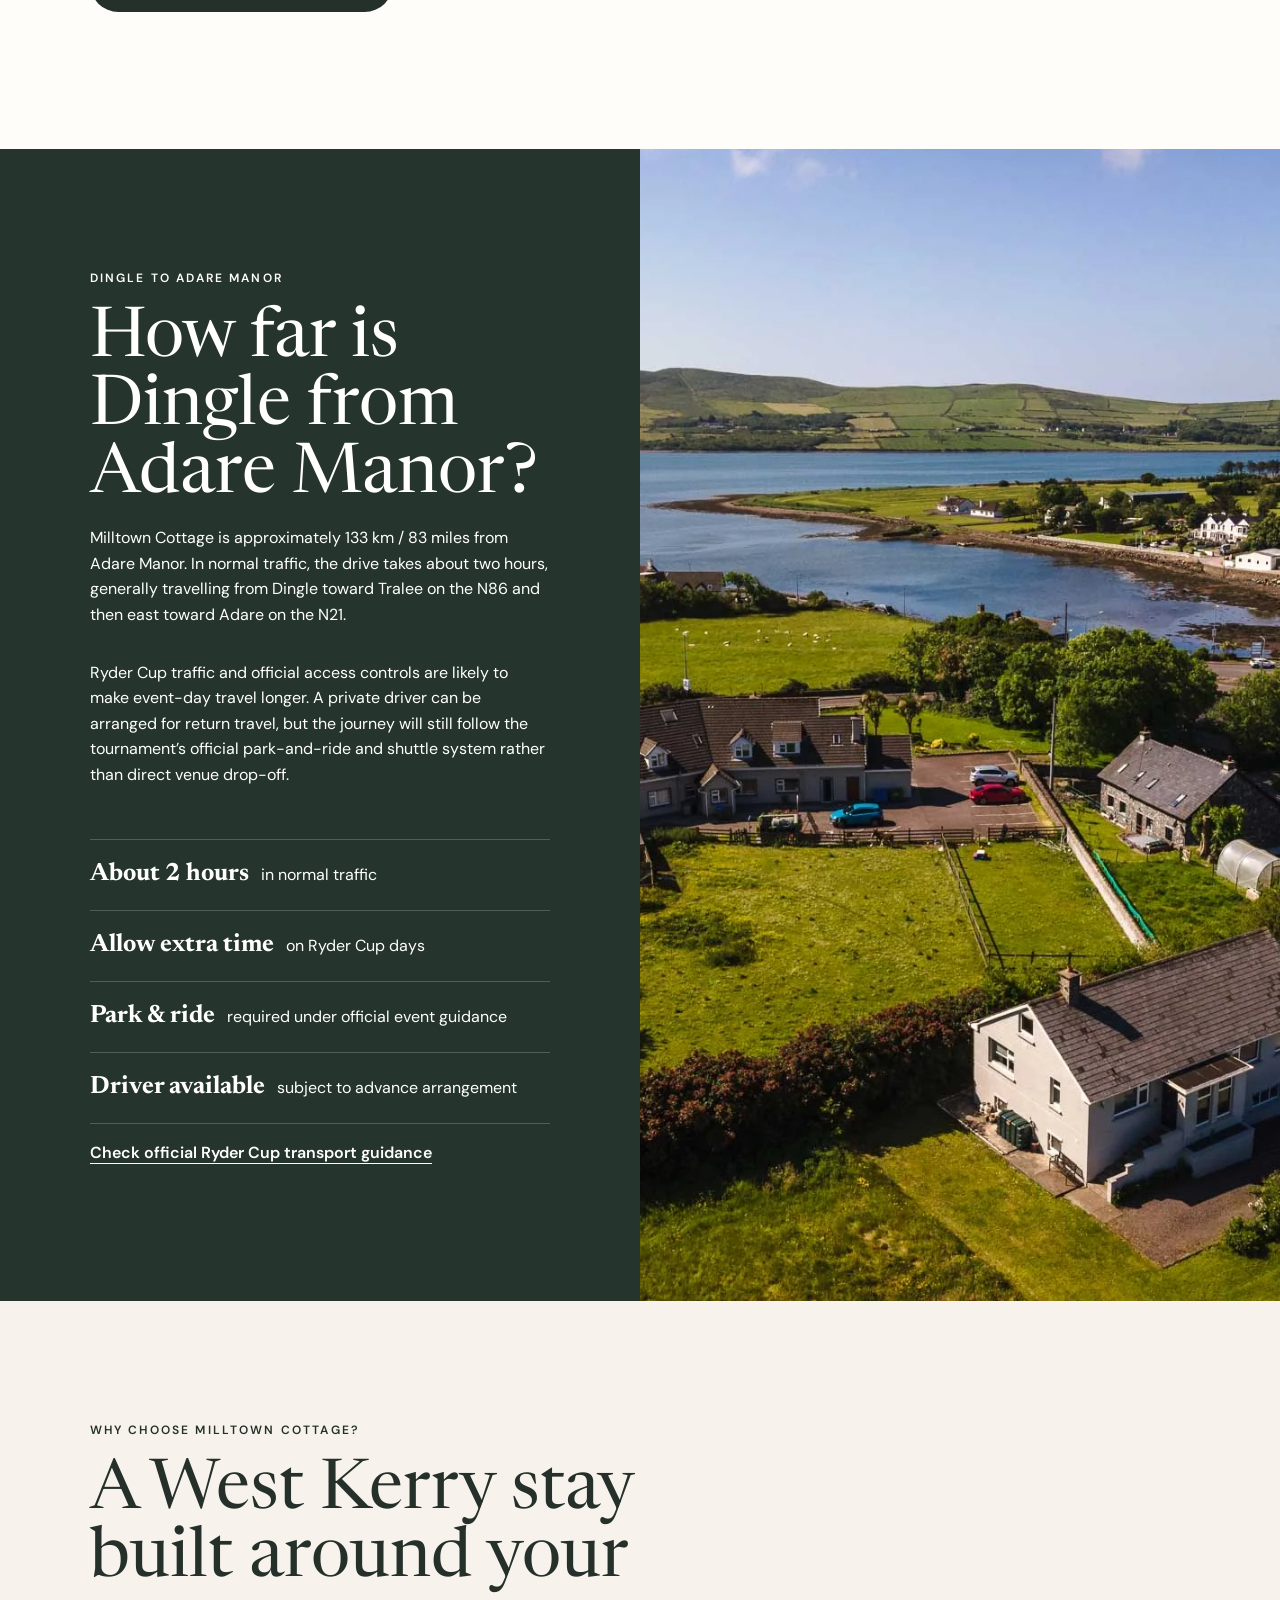
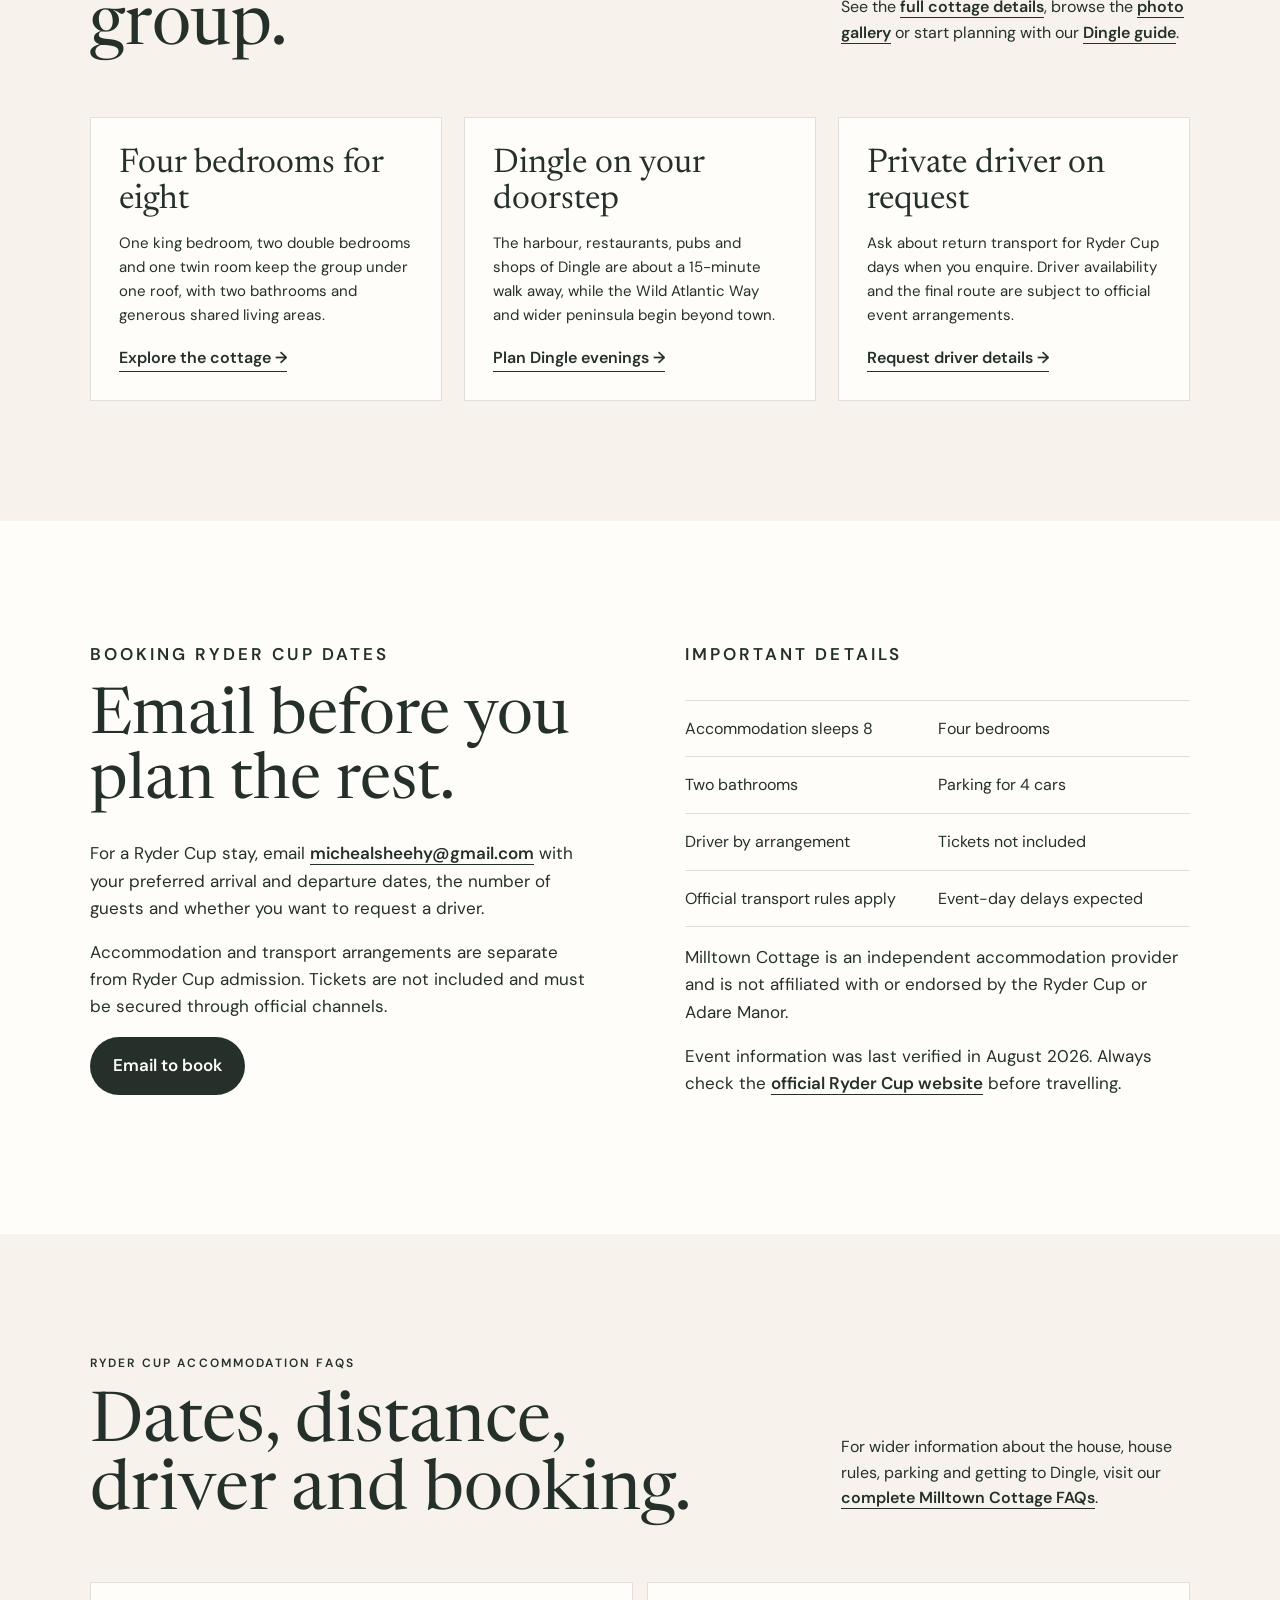
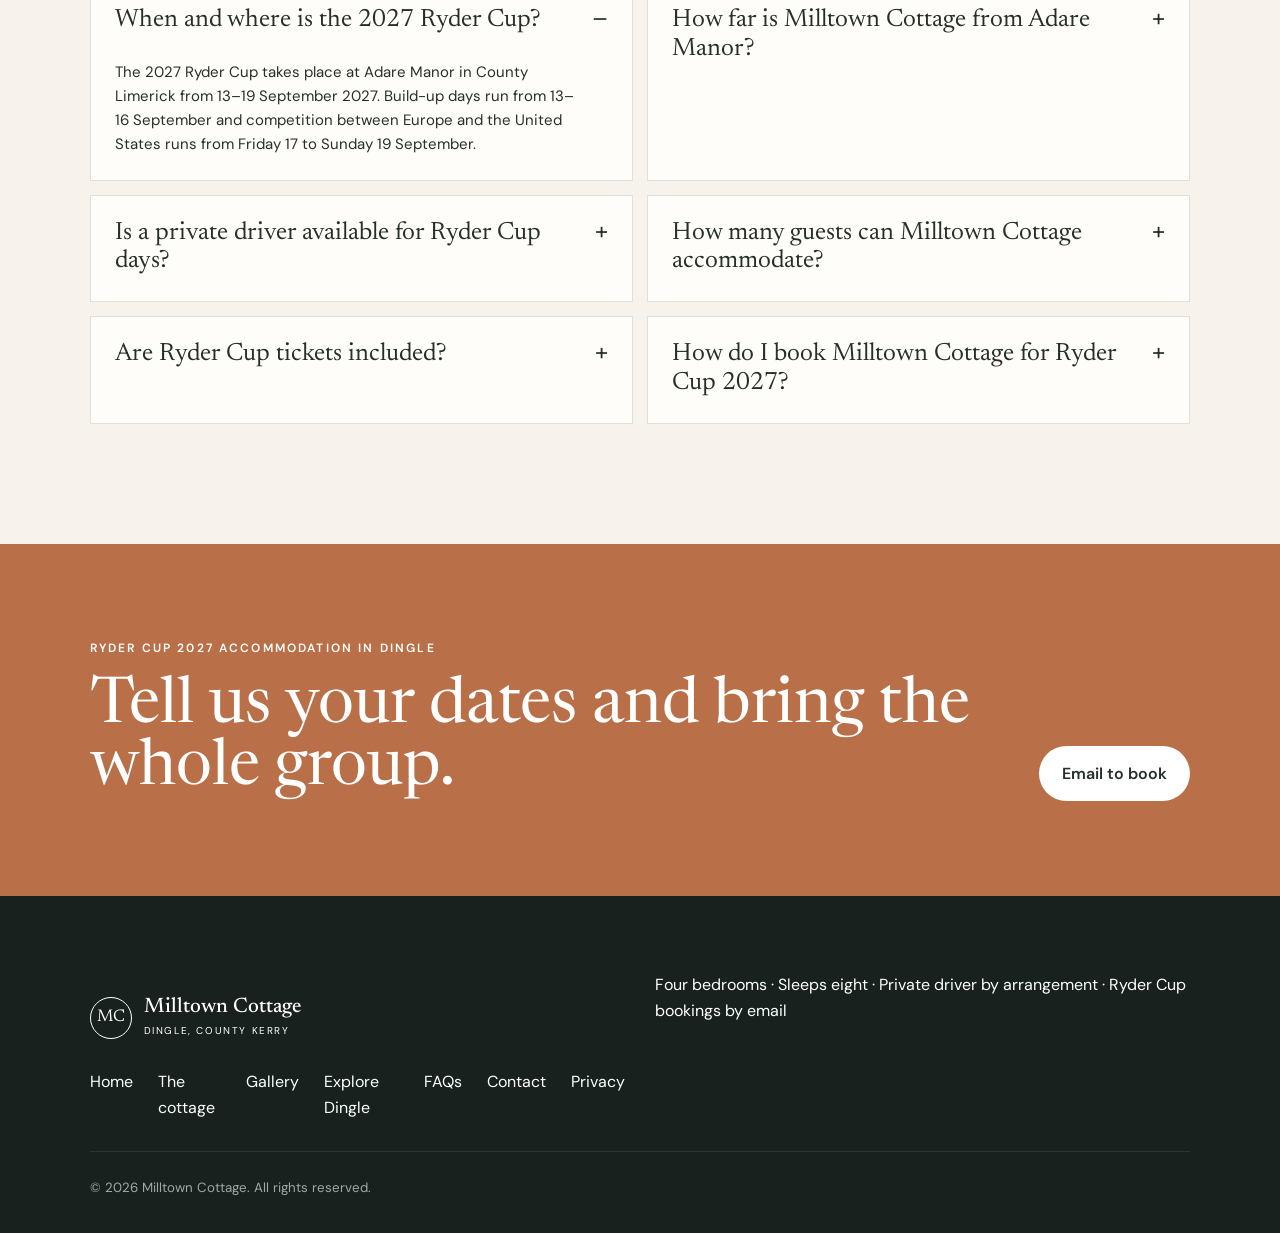
<file: ryder-cup-2027-accommodation-dingle/index.html>
<!doctype html>
<html lang="en">
<head>
  <meta charset="utf-8" />
  <meta name="viewport" content="width=device-width, initial-scale=1" />
  <title>Ryder Cup 2027 Accommodation in Dingle | Milltown Cottage</title>
  <meta name="description" content="Ryder Cup 2027 accommodation in Dingle for eight guests. Four bedrooms, private parking and a driver available for Adare Manor travel. Email to book." />
  <meta name="robots" content="index,follow,max-image-preview:large" />
  <meta name="theme-color" content="#26342e" />
  <link rel="canonical" href="https://milltowncottagedingle.com/ryder-cup-2027-accommodation-dingle/" />
  <link rel="icon" href="/favicon.svg" type="image/svg+xml" />
  <meta property="og:type" content="website" />
  <meta property="og:locale" content="en_IE" />
  <meta property="og:site_name" content="Milltown Cottage Dingle" />
  <meta property="og:title" content="Ryder Cup 2027 Accommodation in Dingle | Milltown Cottage" />
  <meta property="og:description" content="Ryder Cup 2027 accommodation in Dingle for eight guests. Four bedrooms, private parking and a driver available for Adare Manor travel. Email to book." />
  <meta property="og:url" content="https://milltowncottagedingle.com/ryder-cup-2027-accommodation-dingle/" />
  <meta property="og:image" content="https://milltowncottagedingle.com/images/dji_0012.webp" />
  <meta property="og:image:alt" content="Aerial view of Milltown Cottage, Dingle Bay and the West Kerry landscape" />
  <meta property="og:image:width" content="1920" />
  <meta property="og:image:height" content="1280" />
  <meta name="twitter:card" content="summary_large_image" />
  <meta name="twitter:title" content="Ryder Cup 2027 Accommodation in Dingle | Milltown Cottage" />
  <meta name="twitter:description" content="Ryder Cup 2027 accommodation in Dingle for eight guests. Four bedrooms, private parking and a driver available for Adare Manor travel. Email to book." />
  <meta name="twitter:image" content="https://milltowncottagedingle.com/images/dji_0012.webp" />
  <link rel="preload" as="image" href="/images/dji_0012.webp" imagesrcset="/images/dji_0012-960.webp 960w, /images/dji_0012.webp 1920w" imagesizes="100vw" fetchpriority="high" />
  <link rel="preconnect" href="https://fonts.googleapis.com">
  <link rel="preconnect" href="https://fonts.gstatic.com" crossorigin>
  <link href="https://fonts.googleapis.com/css2?family=DM+Sans:wght@400;500;600&family=Newsreader:opsz,wght@6..72,400;6..72,500&display=swap" rel="stylesheet">
  <link rel="stylesheet" href="/styles.css?v=20260809-seo" />
  <script type="application/ld+json">
  {
    "@context": "https://schema.org",
    "@graph": [
      {
        "@type": "BreadcrumbList",
        "itemListElement": [
          {
            "@type": "ListItem",
            "position": 1,
            "name": "Home",
            "item": "https://milltowncottagedingle.com/"
          },
          {
            "@type": "ListItem",
            "position": 2,
            "name": "Ryder Cup 2027 accommodation in Dingle",
            "item": "https://milltowncottagedingle.com/ryder-cup-2027-accommodation-dingle/"
          }
        ]
      },
      {
        "@type": "WebPage",
        "@id": "https://milltowncottagedingle.com/ryder-cup-2027-accommodation-dingle/#webpage",
        "url": "https://milltowncottagedingle.com/ryder-cup-2027-accommodation-dingle/",
        "name": "Ryder Cup 2027 Accommodation in Dingle | Milltown Cottage",
        "description": "Ryder Cup 2027 accommodation in Dingle for eight guests. Four bedrooms, private parking and a driver available for Adare Manor travel. Email to book.",
        "datePublished": "2026-08-09",
        "dateModified": "2026-08-09",
        "inLanguage": "en-IE",
        "mainEntity": {
          "@id": "https://milltowncottagedingle.com/#vacation-rental"
        }
      },
      {
        "@type": "FAQPage",
        "@id": "https://milltowncottagedingle.com/ryder-cup-2027-accommodation-dingle/#faq",
        "mainEntity": [
          {
            "@type": "Question",
            "name": "When and where is the 2027 Ryder Cup?",
            "acceptedAnswer": {
              "@type": "Answer",
              "text": "The 2027 Ryder Cup takes place at Adare Manor in County Limerick from 13–19 September 2027. Build-up days run from 13–16 September and competition between Europe and the United States runs from Friday 17 to Sunday 19 September."
            }
          },
          {
            "@type": "Question",
            "name": "How far is Milltown Cottage from Adare Manor?",
            "acceptedAnswer": {
              "@type": "Answer",
              "text": "Milltown Cottage is approximately 133 km / 83 miles from Adare Manor. The drive takes about two hours in normal traffic. Tournament traffic and official access controls are likely to add time."
            }
          },
          {
            "@type": "Question",
            "name": "Is a private driver available for Ryder Cup days?",
            "acceptedAnswer": {
              "@type": "Answer",
              "text": "Yes. A private driver is available by prior arrangement, subject to availability and the Ryder Cup's official transport rules. Guests travelling by road will use the official park-and-ride system rather than direct venue drop-off."
            }
          },
          {
            "@type": "Question",
            "name": "How many guests can Milltown Cottage accommodate?",
            "acceptedAnswer": {
              "@type": "Answer",
              "text": "Milltown Cottage sleeps up to eight guests in four bedrooms: one king bedroom, two double bedrooms and one twin bedroom. The cottage has two bathrooms."
            }
          },
          {
            "@type": "Question",
            "name": "Are Ryder Cup tickets included?",
            "acceptedAnswer": {
              "@type": "Answer",
              "text": "No. Accommodation and driver arrangements do not include Ryder Cup tickets. Guests must secure admission separately through official Ryder Cup channels."
            }
          },
          {
            "@type": "Question",
            "name": "How do I book Milltown Cottage for Ryder Cup 2027?",
            "acceptedAnswer": {
              "@type": "Answer",
              "text": "Email michealsheehy@gmail.com with your preferred dates, group size and whether you would like to request a driver. Ryder Cup bookings are handled by email."
            }
          }
        ]
      }
    ]
  }
  </script>
</head>
<body>
  <a class="skip-link" href="#main-content">Skip to content</a>
  <header class="site-header">
    <a class="brand" href="/" aria-label="Milltown Cottage home"><span class="brand-mark">MC</span><span><strong>Milltown Cottage</strong><small>Dingle, County Kerry</small></span></a>
    <button class="menu-toggle" aria-label="Open menu" aria-expanded="false">Menu</button>
    <nav class="nav" aria-label="Primary navigation"><a href="/dingle-holiday-home/">The cottage</a><a href="/gallery/">Gallery</a><a href="/things-to-do-in-dingle/">Explore Dingle</a><a href="/restaurants-and-pubs-dingle/">Eat &amp; drink</a><a href="/family-accommodation-dingle/">For families</a><a href="/faq/">FAQs</a><a href="/contact/">Contact</a><a class="nav-book" href="mailto:michealsheehy@gmail.com?subject=Ryder%20Cup%202027%20booking%20enquiry">Email to book</a></nav>
  </header>

  <main id="main-content">
    <section class="page-hero">
      <img src="/images/dji_0012.webp" srcset="/images/dji_0012-960.webp 960w, /images/dji_0012.webp 1920w" sizes="100vw" width="1920" height="1280" alt="Aerial view of Milltown Cottage and Dingle Bay, a four-bedroom Dingle holiday home" fetchpriority="high" />
      <div class="page-hero-content">
        <div class="breadcrumb"><a href="/">Home</a> / Ryder Cup 2027 accommodation</div>
        <p class="eyebrow">Private Ryder Cup 2027 stay</p>
        <h1>Ryder Cup 2027 accommodation in Dingle, County Kerry.</h1>
        <p>Stay together in a four-bedroom holiday home sleeping eight, approximately 133 km / 83 miles from Adare Manor, with a private driver available by advance arrangement.</p>
        <p><a class="button button-light" href="mailto:michealsheehy@gmail.com?subject=Ryder%20Cup%202027%20booking%20enquiry">Email to book Ryder Cup 2027 accommodation</a></p>
      </div>
    </section>

    <section class="section">
      <div class="content-grid">
        <div>
          <p class="eyebrow">Private group accommodation</p>
          <h2>Stay together for Ryder Cup week.</h2>
          <p>Milltown Cottage is a private self-catering holiday home on the Dingle Peninsula with four bedrooms, two bathrooms and space for up to eight guests. The full kitchen, laundry facilities, Wi-Fi, garden and parking for four cars make it a practical base for a family or group travelling together.</p>
          <p>This is a destination stay rather than venue-side accommodation. Dingle is around two hours from Adare Manor in normal traffic, making the cottage best suited to guests who want to combine Ryder Cup days with a wider West Kerry trip—and who are comfortable with a longer event-day transfer.</p>
          <p>Ryder Cup dates are handled directly by email. Include your preferred dates, group size and whether you would like to request a private driver.</p>
          <p><a class="button nav-book" href="mailto:michealsheehy@gmail.com?subject=Ryder%20Cup%202027%20booking%20enquiry">Email your dates and group size</a></p>
        </div>
        <div class="travel-facts" aria-label="Ryder Cup 2027 accommodation facts">
          <div><strong>13–19 Sep 2027</strong><span>Full Ryder Cup week</span></div>
          <div><strong>17–19 Sep</strong><span>Europe v USA competition</span></div>
          <div><strong>133 km / 83 miles</strong><span>Approximate road distance</span></div>
          <div><strong>Private driver</strong><span>Available by advance arrangement</span></div>
        </div>
      </div>
    </section>

    <section class="section-dark map-section">
      <div class="dingle-copy">
        <p class="eyebrow">Dingle to Adare Manor</p>
        <h2>How far is Dingle from Adare Manor?</h2>
        <p>Milltown Cottage is approximately 133 km / 83 miles from Adare Manor. In normal traffic, the drive takes about two hours, generally travelling from Dingle toward Tralee on the N86 and then east toward Adare on the N21.</p>
        <p>Ryder Cup traffic and official access controls are likely to make event-day travel longer. A private driver can be arranged for return travel, but the journey will still follow the tournament’s official park-and-ride and shuttle system rather than direct venue drop-off.</p>
        <div class="distance-list">
          <span><b>About 2 hours</b> in normal traffic</span>
          <span><b>Allow extra time</b> on Ryder Cup days</span>
          <span><b>Park &amp; ride</b> required under official event guidance</span>
          <span><b>Driver available</b> subject to advance arrangement</span>
        </div>
        <p><a class="text-link" href="https://www.rydercup.com/attend/transport" target="_blank" rel="noopener">Check official Ryder Cup transport guidance</a></p>
      </div>
      <div class="dingle-image"><img src="/images/dji_0008.webp" width="1920" height="1280" alt="Milltown Cottage and Dingle Bay on the Dingle Peninsula" loading="lazy" /></div>
    </section>

    <section class="section-muted">
      <div class="section-intro split"><div><p class="eyebrow">Why choose Milltown Cottage?</p><h2>A West Kerry stay built around your group.</h2></div><p>See the <a class="text-link" href="/dingle-holiday-home/">full cottage details</a>, browse the <a class="text-link" href="/gallery/">photo gallery</a> or start planning with our <a class="text-link" href="/things-to-do-in-dingle/">Dingle guide</a>.</p></div>
      <div class="page-cards">
        <article class="page-card"><div><h3>Four bedrooms for eight</h3><p>One king bedroom, two double bedrooms and one twin room keep the group under one roof, with two bathrooms and generous shared living areas.</p><a href="/dingle-holiday-home/">Explore the cottage →</a></div></article>
        <article class="page-card"><div><h3>Dingle on your doorstep</h3><p>The harbour, restaurants, pubs and shops of Dingle are about a 15-minute walk away, while the Wild Atlantic Way and wider peninsula begin beyond town.</p><a href="/restaurants-and-pubs-dingle/">Plan Dingle evenings →</a></div></article>
        <article class="page-card"><div><h3>Private driver on request</h3><p>Ask about return transport for Ryder Cup days when you enquire. Driver availability and the final route are subject to official event arrangements.</p><a href="mailto:michealsheehy@gmail.com?subject=Ryder%20Cup%202027%20booking%20enquiry">Request driver details →</a></div></article>
      </div>
    </section>

    <section class="section">
      <div class="content-grid">
        <div>
          <p class="eyebrow">Booking Ryder Cup dates</p>
          <h2>Email before you plan the rest.</h2>
          <p>For a Ryder Cup stay, email <a class="text-link" href="mailto:michealsheehy@gmail.com?subject=Ryder%20Cup%202027%20booking%20enquiry">michealsheehy@gmail.com</a> with your preferred arrival and departure dates, the number of guests and whether you want to request a driver.</p>
          <p>Accommodation and transport arrangements are separate from Ryder Cup admission. Tickets are not included and must be secured through official channels.</p>
          <p><a class="button nav-book" href="mailto:michealsheehy@gmail.com?subject=Ryder%20Cup%202027%20booking%20enquiry">Email to book</a></p>
        </div>
        <div>
          <p class="eyebrow">Important details</p>
          <div class="feature-list">
            <span>Accommodation sleeps 8</span><span>Four bedrooms</span><span>Two bathrooms</span><span>Parking for 4 cars</span><span>Driver by arrangement</span><span>Tickets not included</span><span>Official transport rules apply</span><span>Event-day delays expected</span>
          </div>
          <p>Milltown Cottage is an independent accommodation provider and is not affiliated with or endorsed by the Ryder Cup or Adare Manor.</p>
          <p>Event information was last verified in August 2026. Always check the <a class="text-link" href="https://www.rydercup.com/2027" target="_blank" rel="noopener">official Ryder Cup website</a> before travelling.</p>
        </div>
      </div>
    </section>

    <section class="section-muted" id="frequently-asked-questions">
      <div class="section-intro split"><div><p class="eyebrow">Ryder Cup accommodation FAQs</p><h2>Dates, distance, driver and booking.</h2></div><p>For wider information about the house, house rules, parking and getting to Dingle, visit our <a class="text-link" href="/faq/">complete Milltown Cottage FAQs</a>.</p></div>
      <div class="faq-grid faq-page-grid">
        <details open><summary>When and where is the 2027 Ryder Cup?</summary><p>The 2027 Ryder Cup takes place at Adare Manor in County Limerick from 13–19 September 2027. Build-up days run from 13–16 September and competition between Europe and the United States runs from Friday 17 to Sunday 19 September.</p></details>
        <details><summary>How far is Milltown Cottage from Adare Manor?</summary><p>Milltown Cottage is approximately 133 km / 83 miles from Adare Manor. The drive takes about two hours in normal traffic. Tournament traffic and official access controls are likely to add time.</p></details>
        <details><summary>Is a private driver available for Ryder Cup days?</summary><p>Yes. A private driver is available by prior arrangement, subject to availability and the Ryder Cup's official transport rules. Guests travelling by road will use the official park-and-ride system rather than direct venue drop-off.</p></details>
        <details><summary>How many guests can Milltown Cottage accommodate?</summary><p>Milltown Cottage sleeps up to eight guests in four bedrooms: one king bedroom, two double bedrooms and one twin bedroom. The cottage has two bathrooms.</p></details>
        <details><summary>Are Ryder Cup tickets included?</summary><p>No. Accommodation and driver arrangements do not include Ryder Cup tickets. Guests must secure admission separately through official Ryder Cup channels.</p></details>
        <details><summary>How do I book Milltown Cottage for Ryder Cup 2027?</summary><p>Email <a class="text-link" href="mailto:michealsheehy@gmail.com?subject=Ryder%20Cup%202027%20booking%20enquiry">michealsheehy@gmail.com</a> with your preferred dates, group size and whether you would like to request a driver. Ryder Cup bookings are handled by email.</p></details>
      </div>
    </section>

    <section class="final-cta"><div><p class="eyebrow">Ryder Cup 2027 accommodation in Dingle</p><h2>Tell us your dates and bring the whole group.</h2></div><a class="button button-light" href="mailto:michealsheehy@gmail.com?subject=Ryder%20Cup%202027%20booking%20enquiry">Email to book</a></section>
  </main>

  <footer>
    <div class="brand footer-brand"><span class="brand-mark">MC</span><span><strong>Milltown Cottage</strong><small>Dingle, County Kerry</small></span></div>
    <p>Four bedrooms · Sleeps eight · Private driver by arrangement · Ryder Cup bookings by email</p>
    <div class="footer-links"><a href="/">Home</a><a href="/dingle-holiday-home/">The cottage</a><a href="/gallery/">Gallery</a><a href="/things-to-do-in-dingle/">Explore Dingle</a><a href="/faq/">FAQs</a><a href="/contact/">Contact</a><a href="/privacy/">Privacy</a></div>
    <small>© <span id="year"></span> Milltown Cottage. All rights reserved.</small>
  </footer>
  <script src="/script.js"></script>
</body>
</html>
</file>
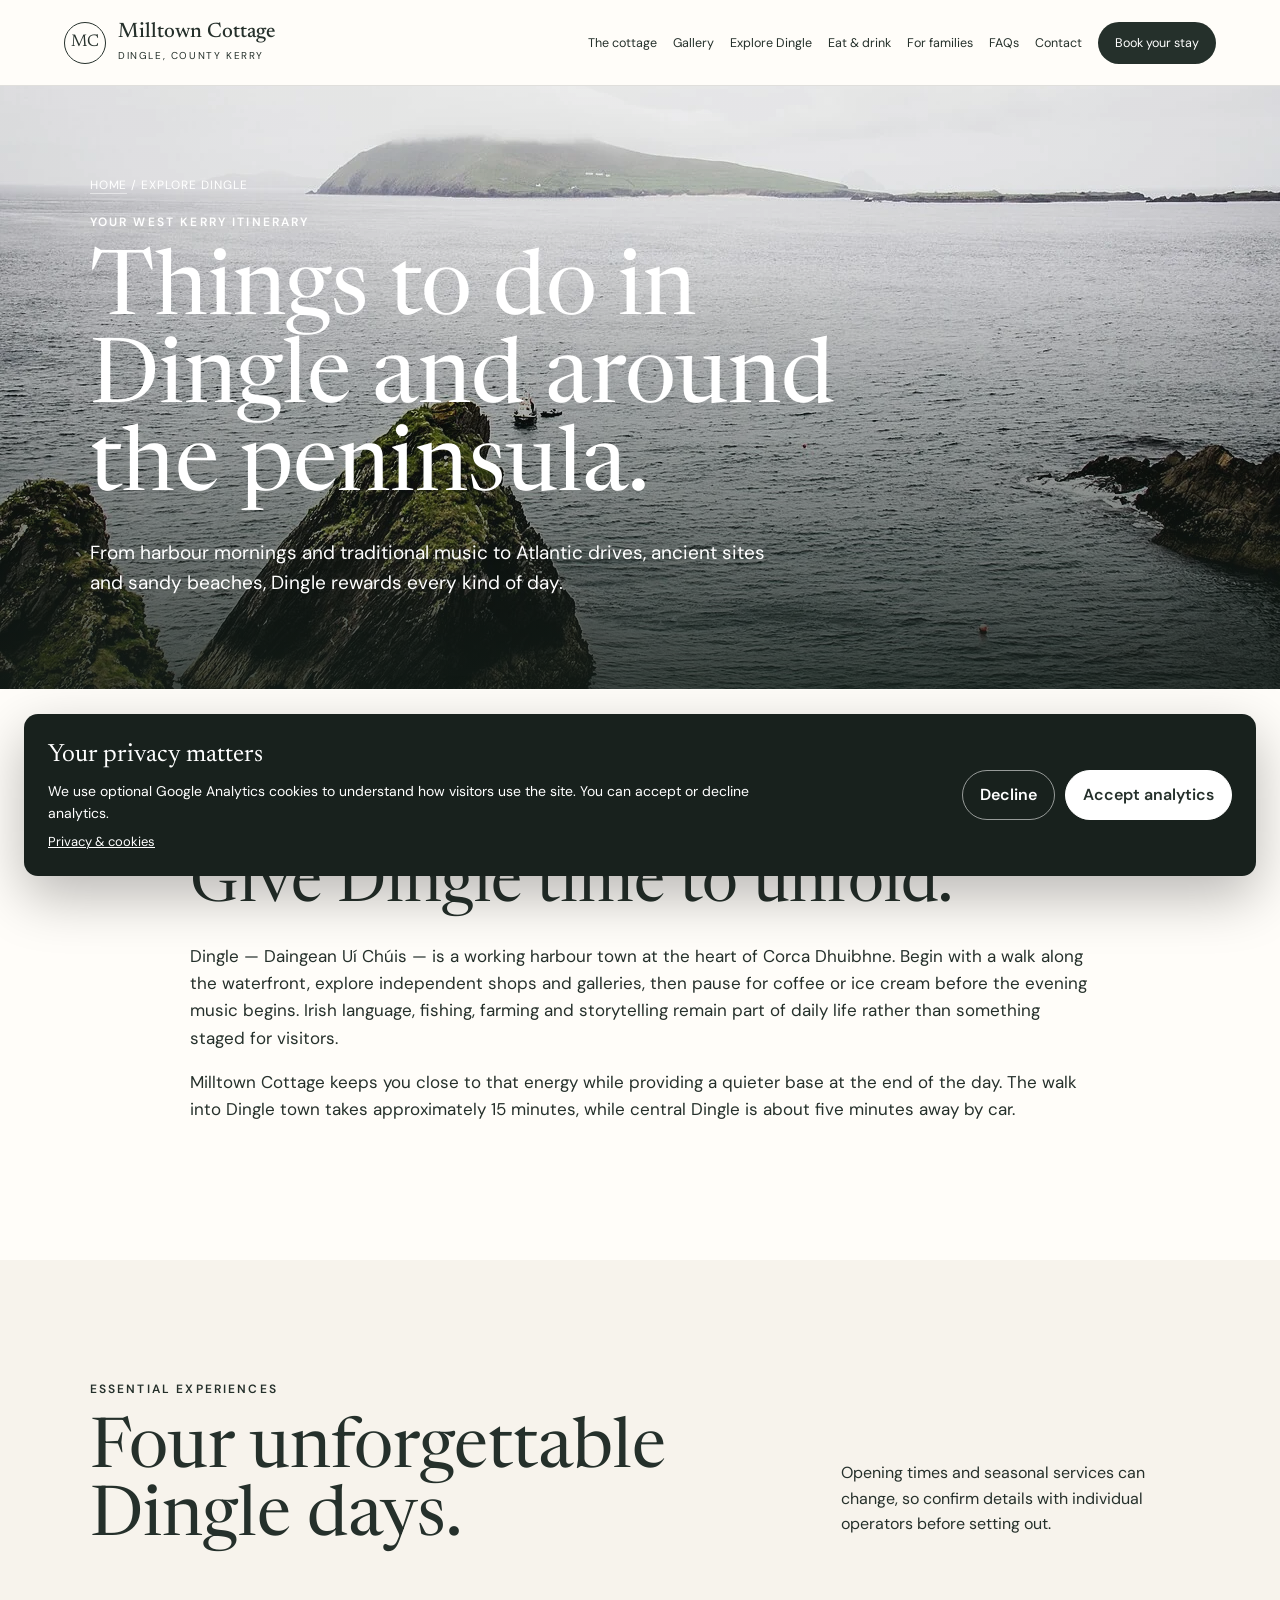
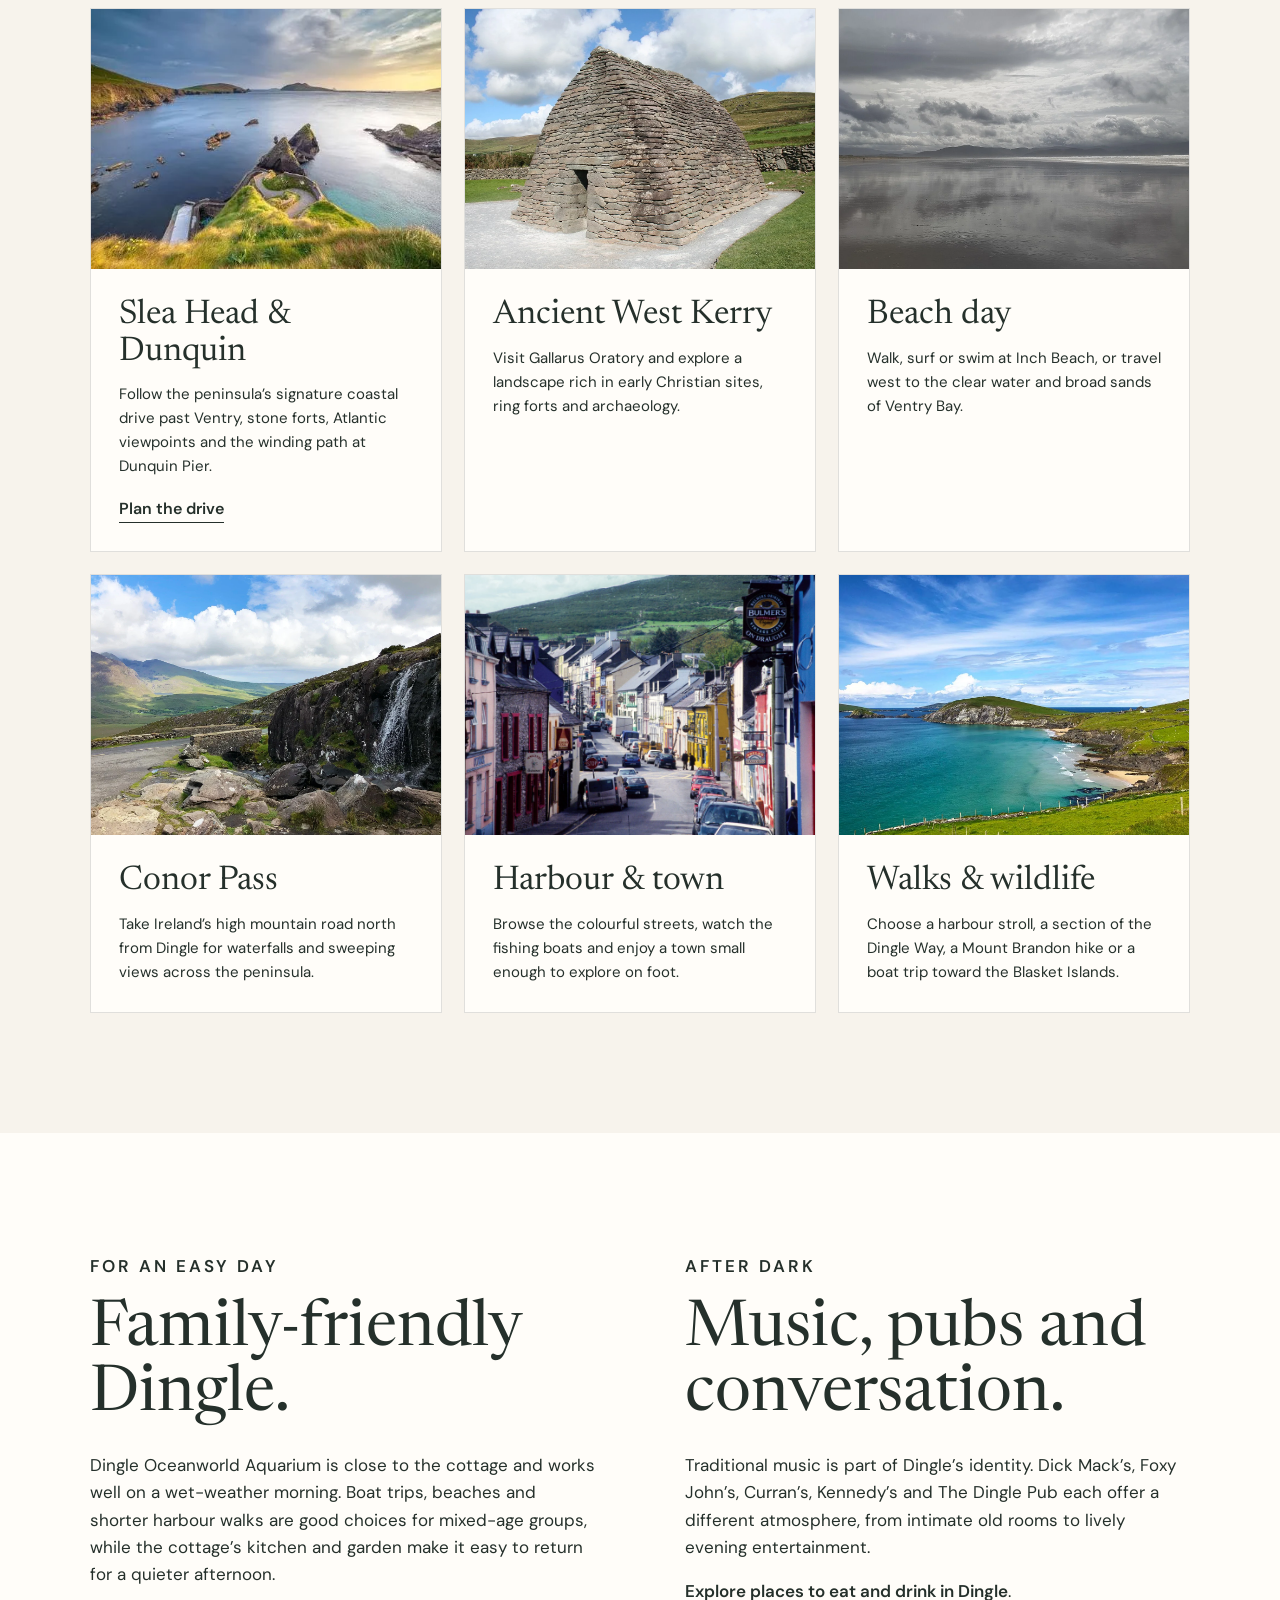
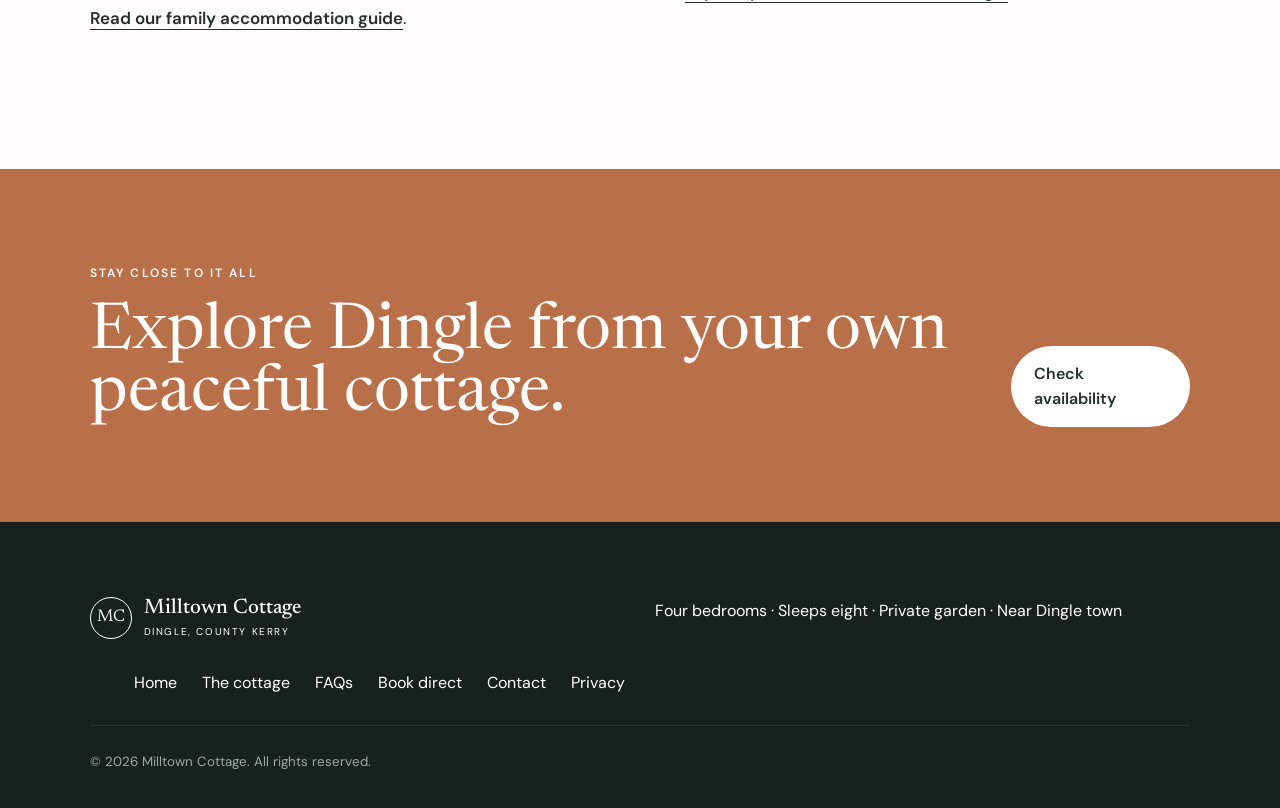
<file: things-to-do-in-dingle/index.html>
<!doctype html>
<html lang="en">
<head>
  <meta charset="utf-8" />
  <meta name="viewport" content="width=device-width, initial-scale=1" />
  <title>Things to Do in Dingle | Milltown Cottage Local Guide</title>
  <meta name="description" content="Plan your Dingle stay with our local guide to Slea Head, Dunquin Pier, beaches, walks, boat trips, traditional music and family attractions." />
  <meta name="robots" content="index,follow,max-image-preview:large" />
  <meta name="theme-color" content="#26342e" />
  <link rel="canonical" href="https://milltowncottagedingle.com/things-to-do-in-dingle/" />
  <link rel="icon" href="/favicon.svg" type="image/svg+xml" />
  <meta property="og:type" content="article" /><meta property="og:locale" content="en_IE" /><meta property="og:site_name" content="Milltown Cottage Dingle" />
  <meta property="og:title" content="Things to Do in Dingle | A Local Guide" />
  <meta property="og:description" content="Wild Atlantic scenery, ancient places, beaches and memorable days around the Dingle Peninsula." />
  <meta property="og:url" content="https://milltowncottagedingle.com/things-to-do-in-dingle/" />
  <meta property="og:image" content="https://milltowncottagedingle.com/images/dunquin-coast.webp" />
  <meta name="twitter:card" content="summary_large_image" />
  <link rel="preconnect" href="https://fonts.googleapis.com"><link rel="preconnect" href="https://fonts.gstatic.com" crossorigin>
  <link href="https://fonts.googleapis.com/css2?family=DM+Sans:wght@400;500;600&family=Newsreader:opsz,wght@6..72,400;6..72,500&display=swap" rel="stylesheet">
  <link rel="stylesheet" href="/styles.css" />
  <script type="application/ld+json">
  {"@context":"https://schema.org","@type":"BreadcrumbList","itemListElement":[
    {"@type":"ListItem","position":1,"name":"Home","item":"https://milltowncottagedingle.com/"},
    {"@type":"ListItem","position":2,"name":"Things to do in Dingle","item":"https://milltowncottagedingle.com/things-to-do-in-dingle/"}
  ]}
  </script>
</head>
<body>
  <a class="skip-link" href="#main-content">Skip to content</a>
  <header class="site-header">
    <a class="brand" href="/" aria-label="Milltown Cottage home"><span class="brand-mark">MC</span><span><strong>Milltown Cottage</strong><small>Dingle, County Kerry</small></span></a>
    <button class="menu-toggle" aria-label="Open menu" aria-expanded="false">Menu</button>
    <nav class="nav" aria-label="Primary navigation"><a href="/dingle-holiday-home/">The cottage</a><a href="/gallery/">Gallery</a><a href="/things-to-do-in-dingle/">Explore Dingle</a><a href="/restaurants-and-pubs-dingle/">Eat & drink</a><a href="/family-accommodation-dingle/">For families</a><a href="/faq/">FAQs</a><a href="/contact/">Contact</a><a class="nav-book" href="/#book">Book your stay</a></nav>
  </header>
  <main id="main-content">
    <section class="page-hero">
      <img src="/images/dunquin-coast.webp" srcset="/images/dunquin-coast-960.webp 960w, /images/dunquin-coast.webp 1280w" sizes="100vw" width="1280" height="853" alt="Atlantic coast and Blasket Islands on the Dingle Peninsula" fetchpriority="high" />
      <div class="page-hero-content"><div class="breadcrumb"><a href="/">Home</a> / Explore Dingle</div><p class="eyebrow">Your West Kerry itinerary</p><h1>Things to do in Dingle and around the peninsula.</h1><p>From harbour mornings and traditional music to Atlantic drives, ancient sites and sandy beaches, Dingle rewards every kind of day.</p></div>
    </section>

    <section class="section">
      <div class="content-narrow">
        <p class="eyebrow">Start in town</p>
        <h2>Give Dingle time to unfold.</h2>
        <p>Dingle — Daingean Uí Chúis — is a working harbour town at the heart of Corca Dhuibhne. Begin with a walk along the waterfront, explore independent shops and galleries, then pause for coffee or ice cream before the evening music begins. Irish language, fishing, farming and storytelling remain part of daily life rather than something staged for visitors.</p>
        <p>Milltown Cottage keeps you close to that energy while providing a quieter base at the end of the day. The walk into Dingle town takes approximately 15 minutes, while central Dingle is about five minutes away by car.</p>
      </div>
    </section>

    <section class="section-muted">
      <div class="section-intro split"><div><p class="eyebrow">Essential experiences</p><h2>Four unforgettable Dingle days.</h2></div><p>Opening times and seasonal services can change, so confirm details with individual operators before setting out.</p></div>
      <div class="page-cards">
        <article class="page-card"><img src="/images/dunquin-pier.webp" width="547" height="365" alt="Dunquin Pier and the Blasket Islands" loading="lazy" /><div><h2>Slea Head & Dunquin</h2><p>Follow the peninsula’s signature coastal drive past Ventry, stone forts, Atlantic viewpoints and the winding path at Dunquin Pier.</p><a href="https://www.dingle-peninsula.ie/" target="_blank" rel="noopener">Plan the drive</a></div></article>
        <article class="page-card"><img src="/images/gallarus-oratory.webp" width="1280" height="892" alt="Gallarus Oratory in West Kerry" loading="lazy" /><div><h2>Ancient West Kerry</h2><p>Visit Gallarus Oratory and explore a landscape rich in early Christian sites, ring forts and archaeology.</p></div></article>
        <article class="page-card"><img src="/images/inch-beach.webp" width="1280" height="964" alt="Inch Beach and Dingle Bay" loading="lazy" /><div><h2>Beach day</h2><p>Walk, surf or swim at Inch Beach, or travel west to the clear water and broad sands of Ventry Bay.</p></div></article>
        <article class="page-card"><img src="/images/conor-pass-waterfall.webp" width="1500" height="1000" alt="Waterfall on the Conor Pass road" loading="lazy" /><div><h2>Conor Pass</h2><p>Take Ireland’s high mountain road north from Dingle for waterfalls and sweeping views across the peninsula.</p></div></article>
        <article class="page-card"><img src="/images/dingle-town-street.webp" width="1800" height="1200" alt="Dingle town and harbour" loading="lazy" /><div><h2>Harbour & town</h2><p>Browse the colourful streets, watch the fishing boats and enjoy a town small enough to explore on foot.</p></div></article>
        <article class="page-card"><img src="/images/slea-head-coast.webp" width="1500" height="1000" alt="Coastal scenery near Dingle" loading="lazy" /><div><h2>Walks & wildlife</h2><p>Choose a harbour stroll, a section of the Dingle Way, a Mount Brandon hike or a boat trip toward the Blasket Islands.</p></div></article>
      </div>
    </section>

    <section class="section">
      <div class="content-grid">
        <div><p class="eyebrow">For an easy day</p><h2>Family-friendly Dingle.</h2><p>Dingle Oceanworld Aquarium is close to the cottage and works well on a wet-weather morning. Boat trips, beaches and shorter harbour walks are good choices for mixed-age groups, while the cottage’s kitchen and garden make it easy to return for a quieter afternoon.</p><p><a class="text-link" href="/family-accommodation-dingle/">Read our family accommodation guide</a>.</p></div>
        <div><p class="eyebrow">After dark</p><h2>Music, pubs and conversation.</h2><p>Traditional music is part of Dingle’s identity. Dick Mack’s, Foxy John’s, Curran’s, Kennedy’s and The Dingle Pub each offer a different atmosphere, from intimate old rooms to lively evening entertainment.</p><p><a class="text-link" href="/restaurants-and-pubs-dingle/">Explore places to eat and drink in Dingle</a>.</p></div>
      </div>
    </section>
    <section class="final-cta"><div><p class="eyebrow">Stay close to it all</p><h2>Explore Dingle from your own peaceful cottage.</h2></div><a class="button button-light" href="/#book">Check availability</a></section>
  </main>
  <footer><div class="brand footer-brand"><span class="brand-mark">MC</span><span><strong>Milltown Cottage</strong><small>Dingle, County Kerry</small></span></div><p>Four bedrooms · Sleeps eight · Private garden · Near Dingle town</p><div class="footer-links"><a href="/">Home</a><a href="/dingle-holiday-home/">The cottage</a><a href="/faq/">FAQs</a><a href="/#book">Book direct</a><a href="/contact/">Contact</a></div><small>© <span id="year"></span> Milltown Cottage. All rights reserved.</small></footer>
  <script src="/script.js"></script>
</body>
</html>
</file>
<file: styles.css>
:root{--ink:#25302b;--cream:#f7f3ec;--paper:#fffdf9;--sage:#718071;--terracotta:#b96f48;--line:rgba(37,48,43,.14);--serif:"Newsreader",Georgia,serif;--sans:"DM Sans",Arial,sans-serif}
*{box-sizing:border-box}
html{scroll-behavior:smooth}
body{margin:0;color:var(--ink);background:var(--paper);font-family:var(--sans);line-height:1.6}
img{display:block;width:100%;height:100%;object-fit:cover}
a{color:inherit;text-decoration:none}
a:focus-visible,button:focus-visible,summary:focus-visible{outline:3px solid #d89770;outline-offset:4px}
.skip-link{position:fixed;left:12px;top:12px;z-index:1000;background:white;color:var(--ink);padding:10px 14px;border-radius:6px;transform:translateY(-160%)}
.skip-link:focus{transform:translateY(0)}
.site-header{height:86px;display:flex;align-items:center;justify-content:space-between;padding:0 5vw;background:rgba(255,253,249,.95);backdrop-filter:blur(14px);position:sticky;top:0;z-index:100;border-bottom:1px solid var(--line)}
.brand{display:flex;align-items:center;gap:12px}
.brand-mark{width:42px;height:42px;border:1px solid var(--ink);border-radius:50%;display:grid;place-items:center;font-family:var(--serif);font-size:17px}
.brand strong,.brand small{display:block}
.brand strong{font-family:var(--serif);font-size:21px;font-weight:500;line-height:1.1}
.brand small{font-size:10px;letter-spacing:.16em;text-transform:uppercase;margin-top:4px}
.nav{display:flex;align-items:center;gap:16px;font-size:12.5px}
.nav a{transition:.2s}
.nav a:hover{opacity:.6}
.nav-book{background:var(--ink);color:white;padding:11px 17px;border-radius:999px}
.menu-toggle{display:none}
.hero{height:calc(100vh - 86px);min-height:670px;position:relative;color:white;overflow:hidden}
.hero>img{position:absolute;inset:0}
.hero-overlay{position:absolute;inset:0;background:linear-gradient(90deg,rgba(20,30,25,.76),rgba(20,30,25,.14) 70%),linear-gradient(0deg,rgba(20,30,25,.5),transparent 50%)}
.hero-content{position:absolute;left:7vw;top:50%;transform:translateY(-50%);max-width:780px}
.eyebrow{text-transform:uppercase;letter-spacing:.18em;font-size:12px;font-weight:600;margin:0 0 18px}
.hero h1,.section h2,.section-muted h2,.section-dark h2,.final-cta h2,.booking-strip h2{font-family:var(--serif);font-weight:400;line-height:.98;margin:0}
.hero h1{font-size:clamp(55px,7vw,105px);max-width:920px}
.hero-copy{font-size:18px;max-width:620px;margin:28px 0}
.button{display:inline-flex;padding:15px 23px;border-radius:999px;font-weight:600}
.button-light{background:white;color:var(--ink)}
.button-dark{background:var(--ink);color:white}
.hero-facts{position:absolute;bottom:0;left:0;right:0;display:grid;grid-template-columns:repeat(4,1fr);background:rgba(24,35,30,.78);backdrop-filter:blur(12px);border-top:1px solid rgba(255,255,255,.2)}
.hero-facts span{padding:22px 7vw;border-right:1px solid rgba(255,255,255,.15);font-size:13px;white-space:nowrap}
.hero-facts b{font-family:var(--serif);font-size:28px;margin-right:5px}
.booking-strip{padding:55px 7vw;background:var(--cream);display:grid;grid-template-columns:220px 1fr;gap:45px;align-items:center}
.booking-strip h2{font-size:42px}
.compact .eyebrow{margin-bottom:8px}
.lodgify-wrap{min-width:0}
.booking-note{grid-column:2;font-size:12px;opacity:.6;margin:-28px 0 0}
.booking-highlights{grid-column:2;display:flex;flex-wrap:wrap;gap:8px;margin-top:-12px}
.booking-highlights span{background:var(--paper);border:1px solid var(--line);border-radius:999px;padding:7px 11px;font-size:12px}
.section{padding:120px 7vw}
.story{display:grid;grid-template-columns:1.02fr .98fr;gap:8vw;align-items:center}
.image-frame{height:680px}
.story-copy h2,.section-intro h2{font-size:clamp(48px,5.4vw,80px)}
.story-copy>p:not(.eyebrow){font-size:17px;max-width:630px}
.feature-grid{display:grid;grid-template-columns:1fr 1fr;margin-top:35px;border-top:1px solid var(--line)}
.feature-grid span{padding:15px 0;border-bottom:1px solid var(--line);font-size:14px}

.guest-guide{scroll-margin-top:86px}
.guest-welcome{background:#26342e;color:white;padding:38px;margin-bottom:24px;display:grid;grid-template-columns:.8fr 1.2fr;gap:7vw;align-items:center}
.guest-welcome .eyebrow{color:#e4bba6;margin-bottom:8px}
.guest-welcome h3{font-family:var(--serif);font-size:38px;font-weight:400;line-height:1;margin:0}
.guest-welcome>p{font-size:16px;margin:0;max-width:680px}
.guest-guide-quick{display:grid;grid-template-columns:repeat(4,1fr);gap:1px;background:var(--line);border:1px solid var(--line);margin-bottom:24px}
.guest-guide-quick div{background:var(--paper);padding:26px}
.guest-guide-quick span,.guest-guide-quick strong{display:block}
.guest-guide-quick span{font-size:11px;letter-spacing:.15em;text-transform:uppercase;color:var(--terracotta);font-weight:600;margin-bottom:6px}
.guest-guide-quick strong{font-family:var(--serif);font-size:27px;font-weight:400;line-height:1.1}
.guest-guide-grid{display:grid;grid-template-columns:1fr 1fr;gap:14px}
.guest-guide-grid details{background:var(--paper);border:1px solid var(--line);padding:0 26px;scroll-margin-top:105px}
.guest-guide-grid summary{display:grid;grid-template-columns:40px 1fr;align-items:center;gap:14px;cursor:pointer;list-style:none;font-family:var(--serif);font-size:27px;line-height:1.12;padding:27px 38px 27px 0;position:relative}
.guest-guide-grid summary::-webkit-details-marker{display:none}
.guest-guide-grid summary::after{content:"+";position:absolute;right:0;top:24px;font-family:var(--sans);font-size:24px}
.guest-guide-grid details[open] summary::after{content:"–"}
.guide-number{width:40px;height:40px;border:1px solid var(--line);border-radius:50%;display:grid;place-items:center;font-family:var(--sans);font-size:11px;letter-spacing:.08em;color:var(--terracotta)}
.guest-guide-answer{padding:0 34px 25px 54px}
.guest-guide-answer p{font-size:15px;margin:0 0 10px}
.guest-guide-answer strong{font-weight:600}
.guest-guide-answer h4{font-size:12px;letter-spacing:.12em;text-transform:uppercase;margin:18px 0 7px;color:var(--terracotta)}
.guest-guide-answer ol{margin:0;padding-left:20px;font-size:15px}
.guest-guide-answer li{padding:2px 0}
.guest-guide-private{margin-top:14px!important;color:rgba(37,48,43,.72)}
.house-rules h4:first-child{margin-top:0}
.guest-guide-alert{margin-top:24px;background:#7f3f2d;color:white;padding:34px 38px;display:grid;grid-template-columns:auto 1fr;gap:28px;align-items:start}
.guest-guide-alert>span{border:1px solid rgba(255,255,255,.5);border-radius:999px;padding:7px 12px;font-size:11px;font-weight:600;letter-spacing:.15em;text-transform:uppercase}
.guest-guide-alert h3{font-family:var(--serif);font-size:35px;font-weight:400;line-height:1;margin:0 0 10px}
.guest-guide-alert p{font-size:15px;max-width:880px;margin:0}
.guest-guide-note{margin-top:24px;background:#26342e;color:white;padding:38px;display:grid;grid-template-columns:1fr 1.2fr auto;align-items:center;gap:35px}
.guest-guide-note .eyebrow{margin-bottom:7px;color:#e4bba6}
.guest-guide-note h3{font-family:var(--serif);font-size:34px;font-weight:400;line-height:1;margin:0}
.guest-guide-note>p{margin:0;font-size:14px;max-width:520px}
.section-muted{background:var(--cream);padding:120px 7vw}
.section-intro{max-width:930px;margin-bottom:55px}
.room-grid{display:grid;grid-template-columns:repeat(4,1fr);gap:22px}
.room-grid article{background:var(--paper)}
.room-grid img{height:320px}
.room-grid div{padding:26px}
.room-grid h3{font-family:var(--serif);font-size:30px;font-weight:400;margin:0}
.room-grid p{margin:8px 0 0;font-size:14px}
.section-intro.split{max-width:none;display:grid;grid-template-columns:1.3fr .7fr;align-items:end;gap:8vw}
.split>p{max-width:420px}
.gallery-grid{display:grid;grid-template-columns:1.2fr .8fr 1fr;grid-auto-rows:300px;gap:16px}
.gallery-grid .wide{grid-column:span 2}
.gallery-grid .tall{grid-row:span 2}
.section-dark{background:#26342e;color:white;padding:0;display:grid;grid-template-columns:1fr 1fr;min-height:760px}
.dingle-copy{padding:120px 7vw;display:flex;flex-direction:column;justify-content:center}
.dingle-copy h2{font-size:clamp(48px,5.4vw,80px)}
.dingle-copy>p:not(.eyebrow){max-width:620px}
.distance-list{margin-top:35px;border-top:1px solid rgba(255,255,255,.2)}
.distance-list span{display:block;padding:15px 0;border-bottom:1px solid rgba(255,255,255,.2)}
.distance-list b{font-family:var(--serif);font-size:25px;margin-right:8px}
.reviews{display:grid;grid-template-columns:.55fr 1.45fr;gap:8vw}
.review-score{display:flex;align-items:center;gap:20px}
.review-score>span{font-family:var(--serif);font-size:96px;line-height:1}
.review-score div{letter-spacing:.1em}
.review-score small{display:block;letter-spacing:0;margin-top:7px}
.review-score-link{display:flex;align-items:center;gap:20px}
.review-score-link:hover small{text-decoration:underline}
.review-quotes{display:grid;gap:0}
.review-quotes blockquote{font-family:var(--serif);font-size:34px;line-height:1.2;margin:0;padding:28px 0;border-bottom:1px solid var(--line)}
.final-cta{background:var(--terracotta);color:white;padding:95px 7vw;display:flex;justify-content:space-between;align-items:end;gap:40px}
.final-cta h2{font-size:clamp(48px,5vw,74px);max-width:900px}
footer{background:#18211d;color:white;padding:60px 7vw 35px;display:grid;grid-template-columns:1fr 1fr;gap:30px;align-items:end}
.footer-brand .brand-mark{border-color:white}
.footer-links{display:flex;justify-content:flex-end;gap:25px}
footer>small{grid-column:1/-1;border-top:1px solid rgba(255,255,255,.15);padding-top:25px;opacity:.6}
@media(max-width:900px){.nav{display:none;position:absolute;top:86px;left:0;right:0;background:var(--paper);padding:25px 5vw;flex-direction:column;align-items:flex-start}
.nav.open{display:flex}
.menu-toggle{display:block;background:none;border:0;font:inherit}
.hero{min-height:720px}
.hero-content{left:6vw;right:6vw}
.hero h1{font-size:58px}
.hero-facts{grid-template-columns:1fr 1fr}
.hero-facts span{padding:14px 6vw}
.booking-strip{grid-template-columns:1fr}
.booking-note{grid-column:1;margin:0}
.booking-highlights{grid-column:1;margin:0}
.story,.section-dark,.reviews{grid-template-columns:1fr}
.guest-guide-quick{grid-template-columns:1fr 1fr}
.guest-guide-grid{grid-template-columns:1fr}
.guest-guide-note{grid-template-columns:1fr}
.guest-welcome{grid-template-columns:1fr;gap:18px}
.image-frame{height:500px}
.room-grid{grid-template-columns:repeat(2,1fr)}
.section-intro.split{grid-template-columns:1fr}
.gallery-grid{grid-template-columns:1fr 1fr}
.gallery-grid .wide{grid-column:span 2}
.section-dark{min-height:auto}
.dingle-image{height:520px}
.final-cta{align-items:flex-start;flex-direction:column}
footer{grid-template-columns:1fr}
.footer-links{justify-content:flex-start;flex-wrap:wrap}
}
@media(max-width:560px){.site-header{height:74px}
.brand strong{font-size:18px}
.brand small{font-size:9px}
.hero{height:780px}
.hero h1{font-size:47px}
.hero-copy{font-size:16px}
.hero-facts b{font-size:23px}
.section,.section-muted{padding:85px 6vw}
.booking-strip{padding:45px 6vw}
.story-copy h2,.section-intro h2,.dingle-copy h2,.final-cta h2{font-size:46px}
.image-frame{height:420px}
.guest-guide{scroll-margin-top:74px}
.guest-guide-quick{grid-template-columns:1fr 1fr}
.guest-guide-quick div{padding:19px}
.guest-guide-quick strong{font-size:22px}
.guest-guide-grid details{padding:0 20px}
.guest-guide-grid summary{grid-template-columns:36px 1fr;font-size:23px;padding:22px 32px 22px 0}
.guest-guide-grid summary::after{top:19px}
.guide-number{width:36px;height:36px}
.guest-guide-answer{padding:0 28px 21px 50px}
.guest-guide-note{padding:28px;gap:20px}
.guest-welcome{padding:28px}
.guest-welcome h3{font-size:32px}
.guest-guide-alert{grid-template-columns:1fr;padding:28px;gap:18px}
.guest-guide-alert>span{justify-self:start}
.guest-guide-alert h3{font-size:30px}
.room-grid img{height:290px}
.room-grid{grid-template-columns:1fr}
.gallery-grid{display:flex;overflow:auto;scroll-snap-type:x mandatory}
.gallery-grid img{min-width:82vw;height:420px;scroll-snap-align:start}
.dingle-copy{padding:85px 6vw}
.review-score>span{font-size:72px}
.review-quotes blockquote{font-size:28px}
.final-cta{padding:75px 6vw}
footer{padding:55px 6vw 30px}
}

.hero>img{object-position:center 54%}
.gallery-grid img{transition:transform .35s ease,filter .35s ease}
.gallery-grid img:hover{transform:scale(1.012);filter:saturate(1.03)}
@media(max-width:560px){.hero>img{object-position:57% center}
}

.local-guide{background:var(--paper)}
.guide-grid{display:grid;grid-template-columns:repeat(2,1fr);gap:22px}
.guide-card{background:var(--cream);display:grid;grid-template-columns:1fr 1fr;min-height:360px;overflow:hidden}
.guide-card.feature-card{grid-column:1/-1;grid-template-columns:1.2fr .8fr;min-height:520px}
.guide-card img{min-height:100%;object-fit:cover}
.guide-card>div{padding:38px;display:flex;flex-direction:column;justify-content:center}
.guide-type,.eat-grid span{font-size:11px;letter-spacing:.16em;text-transform:uppercase;font-weight:600;color:var(--terracotta);margin:0 0 12px}
.guide-card h3,.more-things h3,.eat-grid h3{font-family:var(--serif);font-weight:400;line-height:1.05}
.guide-card h3{font-size:39px;margin:0 0 14px}
.guide-card p{margin-top:0}
.guide-card a,.eat-grid a{margin-top:auto;font-weight:600;font-size:14px}
.more-things{margin-top:70px}
.more-things>h3{font-size:46px;margin:0 0 28px}
.mini-guide-grid{display:grid;grid-template-columns:repeat(4,1fr);border-top:1px solid var(--line)}
.mini-guide-grid div{padding:24px 24px 24px 0;border-bottom:1px solid var(--line)}
.mini-guide-grid strong,.mini-guide-grid span{display:block}
.mini-guide-grid strong{font-family:var(--serif);font-size:23px;font-weight:400;margin-bottom:8px}
.mini-guide-grid span{font-size:14px}
.eat-grid{display:grid;grid-template-columns:repeat(3,1fr);gap:1px;background:var(--line);border:1px solid var(--line)}
.eat-grid article{background:var(--paper);padding:36px;min-height:300px;display:flex;flex-direction:column}
.eat-grid h3{font-size:36px;margin:0 0 15px}
.eat-grid p{font-size:14px;margin-top:0}
.eat-grid a{margin-top:auto}
@media(max-width:900px){.guide-grid{grid-template-columns:1fr}
.guide-card,.guide-card.feature-card{grid-column:auto;grid-template-columns:1fr}
.guide-card img,.guide-card.feature-card img{height:340px}
.mini-guide-grid{grid-template-columns:1fr 1fr}
.eat-grid{grid-template-columns:1fr 1fr}
}
@media(max-width:560px){.guide-card>div{padding:28px}
.guide-card h3{font-size:34px}
.guide-card img,.guide-card.feature-card img{height:280px}
.mini-guide-grid,.eat-grid{grid-template-columns:1fr}
.more-things>h3{font-size:40px}
}


.town-life{background:var(--cream)}
.town-grid{display:grid;grid-template-columns:repeat(3,1fr);gap:22px}
.town-grid article{background:var(--paper)}
.town-grid img{height:320px}
.town-grid div{padding:28px}
.town-grid h3{font-family:var(--serif);font-size:34px;font-weight:400;line-height:1.08;margin:0 0 12px}
.town-grid p{margin:0}
.town-grid .guide-type{margin-bottom:10px}
@media(max-width:900px){.town-grid{grid-template-columns:1fr 1fr}
}
@media(max-width:560px){.town-grid{grid-template-columns:1fr}
.town-grid img{height:280px}
}


.map-section{min-height:700px}
.map-copy{padding:110px 7vw;display:flex;flex-direction:column;justify-content:center}
.map-copy h2{font-size:clamp(48px,5.2vw,78px)}
.map-copy>p:not(.eyebrow){max-width:620px}
.map-key{margin-top:32px;border-top:1px solid rgba(255,255,255,.2)}
.map-key a{display:flex;align-items:center;gap:15px;padding:15px 0;border-bottom:1px solid rgba(255,255,255,.2)}
.map-key a>span{width:34px;height:34px;border:1px solid rgba(255,255,255,.4);border-radius:50%;display:grid;place-items:center}
.map-key strong,.map-key small{display:block}
.map-key small{opacity:.68}
.map-frame{position:relative;min-height:700px;background:#d9dedb}
.map-frame iframe{border:0;width:100%;height:100%;min-height:700px;filter:saturate(.75)}
.map-open{position:absolute;right:24px;bottom:24px;background:white;color:var(--ink);padding:12px 18px;border-radius:999px;font-weight:600;font-size:14px}
.recommendations-grid .place-icon{font-size:28px;margin-bottom:18px}
.place-links{display:flex;gap:15px;margin-top:auto}
.place-links a{border-bottom:1px solid var(--ink);padding-bottom:2px}
.pub-guide{margin-top:90px}
.pub-intro{max-width:800px}
.pub-intro h2{font-size:clamp(44px,4.8vw,70px)}
.pub-grid{display:grid;grid-template-columns:repeat(3,1fr);gap:1px;background:var(--line);border:1px solid var(--line)}
.pub-grid article{background:var(--paper);padding:30px;display:flex;gap:20px;min-height:220px}
.pub-icon{width:44px;height:44px;flex:0 0 44px;border:1px solid var(--ink);border-radius:50%;display:grid;place-items:center;font-size:18px}
.pub-grid h3{font-family:var(--serif);font-size:29px;font-weight:400;margin:0 0 8px}
.pub-grid p{font-size:14px;margin:0 0 20px}
.pub-grid a{font-size:13px;font-weight:600}
@media(max-width:900px){.map-section{grid-template-columns:1fr}
.map-frame,.map-frame iframe{min-height:520px}
.pub-grid{grid-template-columns:1fr 1fr}
}
@media(max-width:560px){.map-copy{padding:85px 6vw}
.map-frame,.map-frame iframe{min-height:430px}
.pub-grid{grid-template-columns:1fr}
.pub-grid article{min-height:auto}
.nav{max-height:calc(100vh - 74px);overflow:auto}
}


.section-dark-film{background:#26342e;color:white;padding:100px 7vw;display:grid;grid-template-columns:.72fr 1.28fr;gap:7vw;align-items:center}
.film-copy h2{font-family:var(--serif);font-size:clamp(46px,5vw,76px);font-weight:400;line-height:1;margin:0 0 24px}
.film-copy>p:not(.eyebrow){max-width:520px;margin:0 0 30px}
.film-player{border-radius:18px;overflow:hidden;box-shadow:0 35px 80px rgba(0,0,0,.3);background:#111;aspect-ratio:16/9}
.film-player video{display:block;width:100%;height:100%;object-fit:cover}
@media(max-width:900px){.section-dark-film{grid-template-columns:1fr;padding:85px 6vw}
.film-copy{max-width:720px}
}
@media(max-width:560px){.section-dark-film{padding:72px 6vw}
.film-copy h2{font-size:44px}
.film-player{border-radius:10px}
}

.faq-grid{display:grid;grid-template-columns:1fr 1fr;gap:14px}
.faq-grid details{background:var(--paper);border:1px solid var(--line);padding:0 24px}
.faq-grid summary{cursor:pointer;font-family:var(--serif);font-size:25px;line-height:1.15;padding:24px 36px 24px 0;position:relative;list-style:none}
.faq-grid summary::-webkit-details-marker{display:none}
.faq-grid summary::after{content:"+";position:absolute;right:0;top:21px;font-family:var(--sans);font-size:24px;font-weight:400}
.faq-grid details[open] summary::after{content:"–"}
.faq-grid details p{margin:0;padding:0 28px 24px 0;font-size:15px}
.faq-more{margin:28px 0 0;text-align:center}
.faq-page-grid details{scroll-margin-top:110px}

.page-hero{min-height:560px;position:relative;color:white;display:flex;align-items:flex-end;overflow:hidden}
.page-hero>img{position:absolute;inset:0}
.page-hero::after{content:"";position:absolute;inset:0;background:linear-gradient(0deg,rgba(20,30,25,.82),rgba(20,30,25,.08) 72%)}
.page-hero-content{position:relative;z-index:1;padding:90px 7vw;max-width:1050px}
.page-hero h1{font-family:var(--serif);font-size:clamp(54px,7vw,96px);font-weight:400;line-height:.98;margin:0}
.page-hero p:not(.eyebrow){max-width:700px;font-size:19px;margin:24px 0 0}
.breadcrumb{font-size:12px;letter-spacing:.08em;text-transform:uppercase;margin-bottom:18px}
.breadcrumb a{border-bottom:1px solid rgba(255,255,255,.5)}
.content-narrow{max-width:900px;margin:0 auto}
.content-narrow h1{font-family:var(--serif);font-size:clamp(54px,7vw,96px);font-weight:400;line-height:.98;margin:0 0 28px}
.content-narrow h2,.content-grid h2{font-family:var(--serif);font-size:clamp(42px,5vw,68px);font-weight:400;line-height:1.02;margin:0 0 24px}
.content-narrow h3,.content-grid h3{font-family:var(--serif);font-size:32px;font-weight:400;line-height:1.1;margin:38px 0 10px}
.content-narrow p,.content-grid p{font-size:17px}
.content-grid{display:grid;grid-template-columns:1fr 1fr;gap:7vw;align-items:start}
.content-grid .feature-list{margin-top:32px}
.feature-list{display:grid;grid-template-columns:1fr 1fr;border-top:1px solid var(--line)}
.feature-list span{padding:15px 10px 15px 0;border-bottom:1px solid var(--line)}
.page-cards{display:grid;grid-template-columns:repeat(3,1fr);gap:22px}
.page-card{background:var(--paper);border:1px solid var(--line);overflow:hidden}
.page-card img{height:260px}
.page-card div{padding:28px}
.page-card h2,.page-card h3{font-family:var(--serif);font-size:34px;font-weight:400;line-height:1.08;margin:0 0 12px}
.page-card p{font-size:15px;margin:0}
.page-card a{display:inline-block;margin-top:18px;font-weight:600;border-bottom:1px solid currentColor}
.gallery-page{display:grid;grid-template-columns:repeat(3,1fr);grid-auto-rows:320px;gap:16px}
.gallery-page img:nth-child(5n+1){grid-column:span 2}
.gallery-page img:nth-child(7n){grid-row:span 2}
.contact-layout{display:grid;grid-template-columns:.9fr 1.1fr;gap:8vw;align-items:start}
.contact-card{background:var(--cream);padding:42px}
.contact-card h2{font-family:var(--serif);font-size:46px;font-weight:400;line-height:1;margin:0 0 22px}
.contact-card a{display:block;margin:14px 0;font-weight:600}
.text-link{font-weight:600;border-bottom:1px solid currentColor}
.travel-facts{display:grid;grid-template-columns:repeat(4,1fr);gap:1px;background:var(--line);border:1px solid var(--line);margin-top:38px}
.travel-facts div{background:var(--paper);padding:25px}
.travel-facts strong,.travel-facts span{display:block}
.travel-facts strong{font-family:var(--serif);font-size:28px;font-weight:400}
.travel-facts span{font-size:13px;margin-top:5px}

.consent-banner{position:fixed;left:24px;right:24px;bottom:24px;z-index:500;background:#18211d;color:white;padding:22px 24px;border-radius:14px;box-shadow:0 20px 55px rgba(0,0,0,.28);display:flex;align-items:center;justify-content:space-between;gap:32px}
.consent-banner[hidden]{display:none}
.consent-banner strong{font-family:var(--serif);font-size:25px;font-weight:400}
.consent-banner p{margin:4px 0;font-size:14px;max-width:760px}
.consent-banner a{text-decoration:underline;font-size:13px}
.consent-actions{display:flex;gap:10px;flex:0 0 auto}
.consent-actions button{font:inherit;font-weight:600;border-radius:999px;padding:11px 17px;cursor:pointer}
.consent-decline{background:transparent;color:white;border:1px solid rgba(255,255,255,.55)}
.consent-accept{background:white;color:var(--ink);border:1px solid white}
.preference-button{font:inherit;background:var(--ink);color:white;border:0;border-radius:999px;padding:13px 19px;cursor:pointer;font-weight:600}
.mobile-book-bar{display:none}

@media(max-width:900px){.faq-grid,.content-grid,.contact-layout{grid-template-columns:1fr}
.page-cards{grid-template-columns:1fr 1fr}
.page-hero{min-height:500px}
.gallery-page{grid-template-columns:1fr 1fr}
.travel-facts{grid-template-columns:1fr 1fr}
}
@media(max-width:560px){.faq-grid,.page-cards{grid-template-columns:1fr}
.page-hero{min-height:540px}
.page-hero-content{padding:75px 6vw}
.page-hero h1{font-size:49px}
.feature-list{grid-template-columns:1fr}
.gallery-page{display:flex;overflow:auto;scroll-snap-type:x mandatory}
.gallery-page img{min-width:82vw;height:420px;scroll-snap-align:start}
.contact-card{padding:30px}
.travel-facts{grid-template-columns:1fr}
.consent-banner{left:12px;right:12px;bottom:76px;display:block;padding:20px}
.consent-actions{margin-top:15px}
.consent-actions button{flex:1}
.mobile-book-bar{display:block;position:fixed;left:12px;right:12px;bottom:12px;z-index:400;background:var(--terracotta);color:white;text-align:center;padding:14px 18px;border-radius:999px;font-weight:600;box-shadow:0 10px 30px rgba(0,0,0,.24)}
body{padding-bottom:68px}
}

/* Ryder Cup 2027 */
.ryder-cup{background:#18211d;color:white;display:grid;grid-template-columns:.88fr 1.12fr;min-height:760px}
.ryder-cup-visual{position:relative;min-height:760px;overflow:hidden}
.ryder-cup-visual::after{content:"";position:absolute;inset:0;background:linear-gradient(0deg,rgba(16,24,20,.7),rgba(16,24,20,.05) 65%)}
.ryder-cup-badge{position:absolute;left:38px;bottom:38px;z-index:1;min-width:250px;padding:22px 24px;background:rgba(24,33,29,.82);border:1px solid rgba(255,255,255,.28);backdrop-filter:blur(12px)}
.ryder-cup-badge span,.ryder-cup-badge strong,.ryder-cup-badge small{display:block}
.ryder-cup-badge span{font-family:var(--serif);font-size:68px;line-height:.85}
.ryder-cup-badge strong{font-size:13px;letter-spacing:.14em;text-transform:uppercase;margin-top:14px}
.ryder-cup-badge small{font-size:12px;opacity:.72;margin-top:3px}
.ryder-cup-copy{padding:100px 7vw 100px 6vw;display:flex;flex-direction:column;justify-content:center}
.ryder-cup-copy h2{font-family:var(--serif);font-size:clamp(48px,5.2vw,78px);font-weight:400;line-height:.98;margin:0 0 28px}
.ryder-cup-copy>p:not(.eyebrow):not(.ryder-note){max-width:680px;font-size:16px}
.ryder-facts{display:grid;grid-template-columns:1fr 1fr;gap:1px;background:rgba(255,255,255,.2);border:1px solid rgba(255,255,255,.2);margin:28px 0}
.ryder-facts div{background:#26342e;padding:20px}
.ryder-facts strong,.ryder-facts span{display:block}
.ryder-facts strong{font-family:var(--serif);font-size:25px;font-weight:400;line-height:1.05}
.ryder-facts span{font-size:12px;opacity:.72;margin-top:6px}
.ryder-note{font-size:13px;opacity:.78;margin:8px 0 28px;max-width:680px}
.ryder-actions{display:flex;align-items:center;flex-wrap:wrap;gap:22px}
@media(max-width:900px){.ryder-cup{grid-template-columns:1fr;min-height:auto}
.ryder-cup-visual{min-height:500px}
.ryder-cup-copy{padding:85px 6vw}
}
@media(max-width:560px){.ryder-cup-visual{min-height:380px}
.ryder-cup-badge{left:20px;right:20px;bottom:20px;min-width:0;padding:18px 20px}
.ryder-cup-badge span{font-size:56px}
.ryder-cup-copy{padding:75px 6vw}
.ryder-cup-copy h2{font-size:46px}
.ryder-facts{grid-template-columns:1fr}
.ryder-actions{align-items:flex-start;flex-direction:column}
}
</file>
